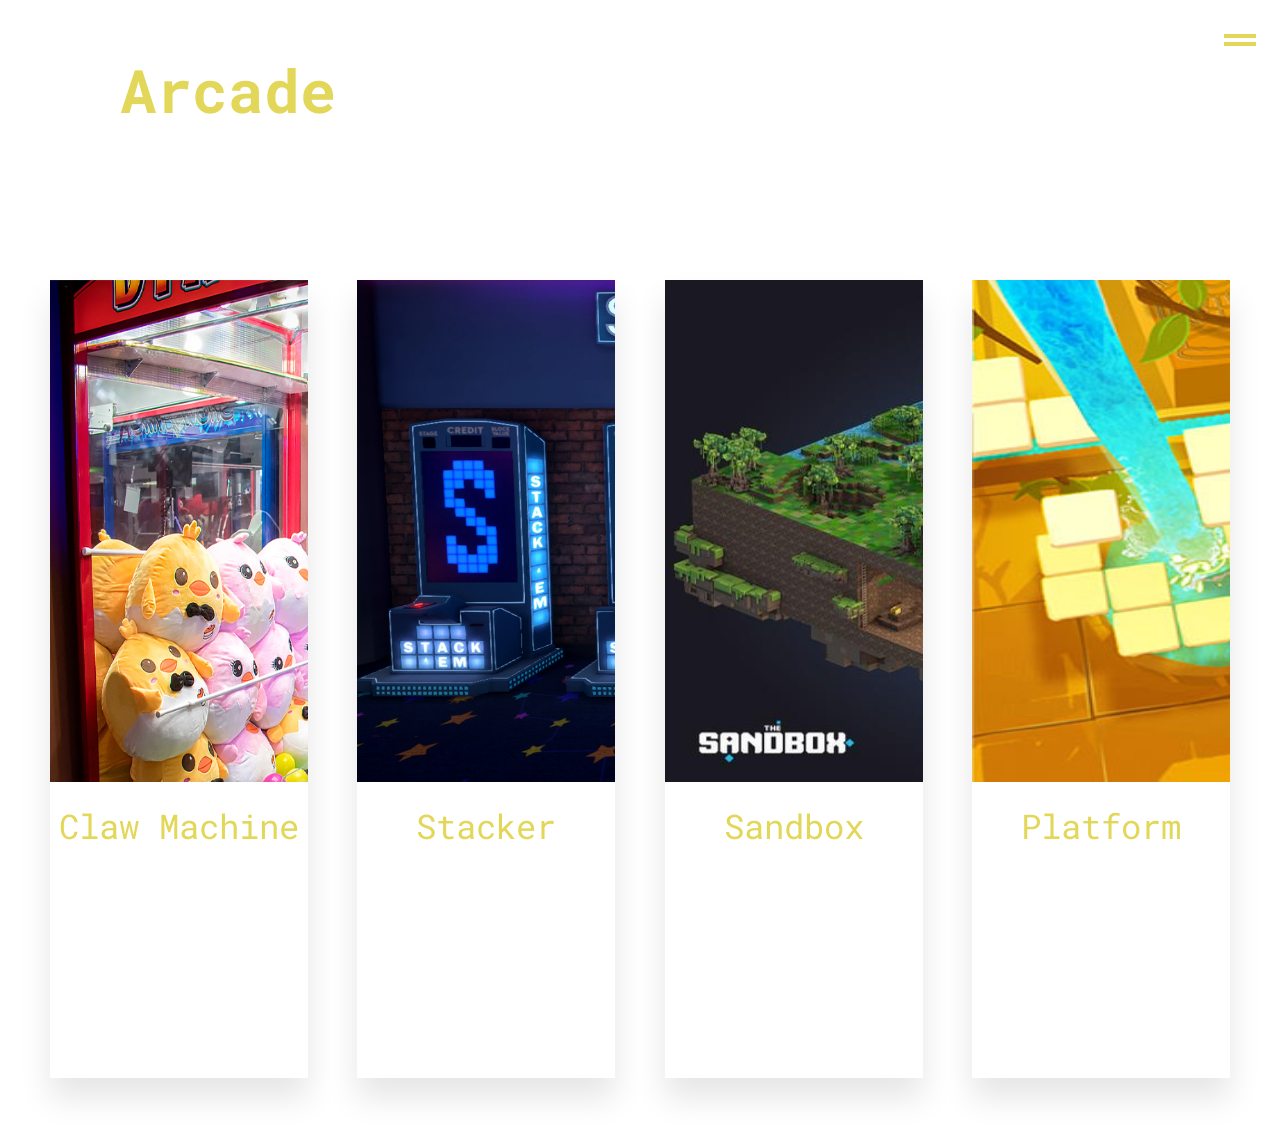
<file: arcade.html>
<!DOCTYPE html>
<html lang="en-US">
    <head>
        <title>Arcade</title>
        <meta charset="utf-8">
        <meta name="viewport" content="width=device-width, initial-scale=1.0">
        <link rel="stylesheet" href="arcadestyle.css">
    </head>
    <body>          
        <input type="checkbox" id="main-navigation-toggle" class="btn btn--close" title="Toggle main navigation" />
        <label for="main-navigation-toggle">
          <span></span>
        </label>

        <nav id="main-navigation" class="nav-main">
          <ul class="menu">
            <li class="menu__item">
              <a class="menu__link" href="index.html">Home</a>
            </li>
            <li class="menu__item">
              <a class="menu__link" href="about.html">About</a>
                <ul class="submenu">
                  <li class="menu__item">
                    <a class="menu__link" href="family.html">Family</a>
                  </li>
            </ul>
            </li>
              <li class="menu__item">
                <a class="menu__link" href="media.html">Media</a>
                  <ul class="submenu">
                    <li class="menu__item">
                      <a class="menu__link" href="articles.html">Articles</a>
                    </li>
                    <li class="menu__item">
                      <a class="menu__link" href="musics.html">Musics</a>
                    </li>
                    <li class="menu__item">
                      <a class="menu__link" href="movies&series.html">Movies & Series</a>
                    </li>
            </ul>
            <li class="menu__item">
              <a class="menu__link" href="arcade.html">Arcade</a>
              </li>
                  </li>
                  <li class="menu__item">
                    <a class="menu__link" href="gallery.html">Gallery</a>
                  </li>
            </ul>
        </nav>

        <video src="./Media/video4.mp4" autoplay loop muted></video>

        <section class="text">
          <h1>Arcade</h1>
          <p>Relax and have some fun playing these games.</p>
        </section>

        <div class="container">
            <div class="box">
            <a href="./clawmachine.html"><img src="./Media/clawmachine.png" width="1000" height="502"></a>
            <span>Claw Machine</span>
          </div>
          <div class="box">
            <a href="./stacker.html"><img src="./Media/stacker.png" width="1000" height="502"></a>
            <span>Stacker</span>
          </div>
          <div class="box">
            <a href="./sandbox.html"><img src="./Media/sandbox.png" width="1000" height="502"></a>
            <span>Sandbox</span>
          </div>
          <div class="box">
            <a href="./platform.html"><img src="./Media/platform.png" width="1000" height="502"></a>
            <span>Platform</span>
          </div>
        </div>
    </body>
</html>
</file>
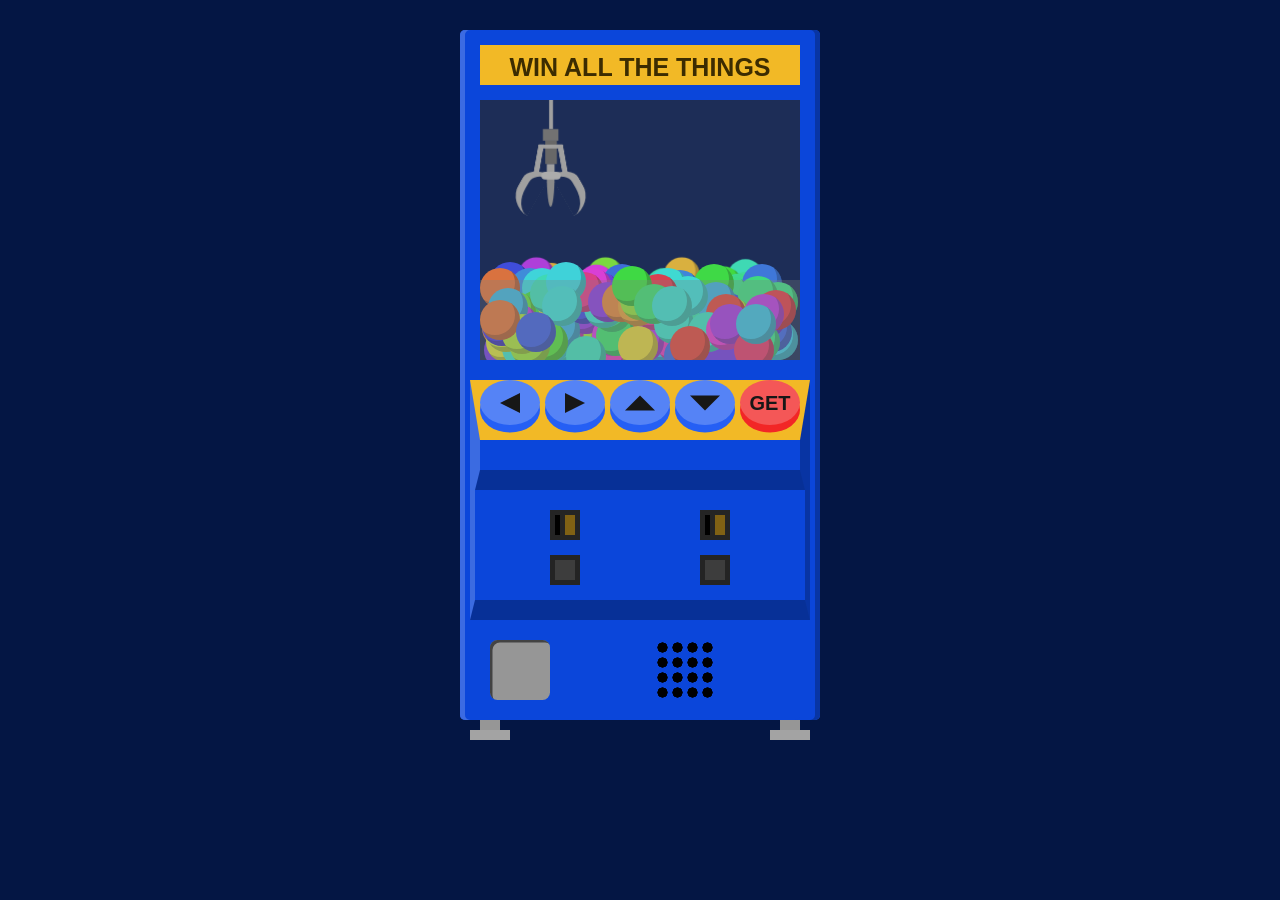
<file: clawmachine.html>
<!DOCTYPE html>
<html lang="en-US">
    <head>
        <title>Claw Machine Game</title>
        <meta charset="utf-8">
        <meta name="viewport" content="width=device-width, initial-scale=1.0">
        <link rel="stylesheet" href="clawmachine.css">
    </head>

    <body>
        <form class="machine">
            <input type="checkbox" id="fire" name="fire" value="fire"/>
            <button class="machine__btn" type="button" aria-labelledby="left-btn" ontouchstart=""><span class="left-arrow"></span><span class="sr" id="left-btn">Left</span></button>
            <button class="machine__btn" type="button" aria-labelledby="right-btn" ontouchstart=""><span class="right-arrow"></span><span class="sr" id="right-btn">Right</span></button>
            <button class="machine__btn" type="button" aria-labelledby="up-btn" ontouchstart=""><span class="up-arrow"></span><span class="sr" id="up-btn">Forward</span></button>
            <button class="machine__btn" type="button" aria-labelledby="down-btn" ontouchstart=""><span class="down-arrow"></span><span class="sr" id="down-btn">Backward</span></button>
            <label class="machine__btn machine__btn--red" for="fire" role="button" aria-labelledby="fire-btn"><span id="fire-btn">Get</span></label>
            <button class="machine__btn machine__btn--red" type="button" aria-labelledby="fake-fire-btn" ontouchstart=""><span id="fake-fire-btn">Get</span></button>
            <div class="machine__roof">Win All the Things</div>
            <div class="machine__window">
            <div class="machine__crane-z">
                <div class="machine__crane-x">
                <div class="machine__crane-arm">
                    <div class="machine__crane-claw">
                    <div class="machine__crane-finger"></div>
                    <div class="machine__crane-finger"></div>
                    <div class="machine__crane-finger"></div>
                    <div class="machine__crane-palm"></div>
                    <div class="machine__prize"></div>
                    </div>
                </div>
                </div>
            </div>
            <div class="machine__prizes">
                <div class="machine__prize"></div>
                <div class="machine__prize"></div>
                <div class="machine__prize"></div>
                <div class="machine__prize"></div>
                <div class="machine__prize"></div>
                <div class="machine__prize"></div>
                <div class="machine__prize"></div>
                <div class="machine__prize"></div>
                <div class="machine__prize"></div>
                <div class="machine__prize"></div>
                <div class="machine__prize"></div>
                <div class="machine__prize"></div>
                <div class="machine__prize"></div>
                <div class="machine__prize"></div>
                <div class="machine__prize"></div>
                <div class="machine__prize"></div>
                <div class="machine__prize"></div>
                <div class="machine__prize"></div>
                <div class="machine__prize"></div>
                <div class="machine__prize"></div>
                <div class="machine__prize"></div>
                <div class="machine__prize"></div>
                <div class="machine__prize"></div>
                <div class="machine__prize"></div>
                <div class="machine__prize"></div>
                <div class="machine__prize"></div>
                <div class="machine__prize"></div>
                <div class="machine__prize"></div>
                <div class="machine__prize"></div>
                <div class="machine__prize"></div>
                <div class="machine__prize"></div>
                <div class="machine__prize"></div>
                <div class="machine__prize"></div>
                <div class="machine__prize"></div>
                <div class="machine__prize"></div>
                <div class="machine__prize"></div>
                <div class="machine__prize"></div>
                <div class="machine__prize"></div>
                <div class="machine__prize"></div>
                <div class="machine__prize"></div>
                <div class="machine__prize"></div>
                <div class="machine__prize"></div>
                <div class="machine__prize"></div>
                <div class="machine__prize"></div>
                <div class="machine__prize"></div>
                <div class="machine__prize"></div>
                <div class="machine__prize"></div>
                <div class="machine__prize"></div>
                <div class="machine__prize"></div>
                <div class="machine__prize"></div>
                <div class="machine__prize"></div>
                <div class="machine__prize"></div>
                <div class="machine__prize"></div>
                <div class="machine__prize"></div>
                <div class="machine__prize"></div>
                <div class="machine__prize"></div>
                <div class="machine__prize"></div>
                <div class="machine__prize"></div>
                <div class="machine__prize"></div>
                <div class="machine__prize"></div>
            </div>
            <div class="machine__prizes">
                <div class="machine__prize"></div>
                <div class="machine__prize"></div>
                <div class="machine__prize"></div>
                <div class="machine__prize"></div>
                <div class="machine__prize"></div>
                <div class="machine__prize"></div>
                <div class="machine__prize"></div>
                <div class="machine__prize"></div>
                <div class="machine__prize"></div>
                <div class="machine__prize"></div>
                <div class="machine__prize"></div>
                <div class="machine__prize"></div>
                <div class="machine__prize"></div>
                <div class="machine__prize"></div>
                <div class="machine__prize"></div>
                <div class="machine__prize"></div>
                <div class="machine__prize"></div>
                <div class="machine__prize"></div>
                <div class="machine__prize"></div>
                <div class="machine__prize"></div>
                <div class="machine__prize"></div>
                <div class="machine__prize"></div>
                <div class="machine__prize"></div>
                <div class="machine__prize"></div>
                <div class="machine__prize"></div>
                <div class="machine__prize"></div>
                <div class="machine__prize"></div>
                <div class="machine__prize"></div>
                <div class="machine__prize"></div>
                <div class="machine__prize"></div>
                <div class="machine__prize"></div>
                <div class="machine__prize"></div>
                <div class="machine__prize"></div>
                <div class="machine__prize"></div>
                <div class="machine__prize"></div>
                <div class="machine__prize"></div>
                <div class="machine__prize"></div>
                <div class="machine__prize"></div>
                <div class="machine__prize"></div>
                <div class="machine__prize"></div>
                <div class="machine__prize"></div>
                <div class="machine__prize"></div>
                <div class="machine__prize"></div>
                <div class="machine__prize"></div>
                <div class="machine__prize"></div>
                <div class="machine__prize"></div>
                <div class="machine__prize"></div>
                <div class="machine__prize"></div>
                <div class="machine__prize"></div>
                <div class="machine__prize"></div>
                <div class="machine__prize"></div>
                <div class="machine__prize"></div>
                <div class="machine__prize"></div>
                <div class="machine__prize"></div>
                <div class="machine__prize"></div>
                <div class="machine__prize"></div>
                <div class="machine__prize"></div>
                <div class="machine__prize"></div>
                <div class="machine__prize"></div>
                <div class="machine__prize"></div>
            </div>
            <div class="machine__prizes">
                <div class="machine__prize"></div>
                <div class="machine__prize"></div>
                <div class="machine__prize"></div>
                <div class="machine__prize"></div>
                <div class="machine__prize"></div>
                <div class="machine__prize"></div>
                <div class="machine__prize"></div>
                <div class="machine__prize"></div>
                <div class="machine__prize"></div>
                <div class="machine__prize"></div>
                <div class="machine__prize"></div>
                <div class="machine__prize"></div>
                <div class="machine__prize"></div>
                <div class="machine__prize"></div>
                <div class="machine__prize"></div>
                <div class="machine__prize"></div>
                <div class="machine__prize"></div>
                <div class="machine__prize"></div>
                <div class="machine__prize"></div>
                <div class="machine__prize"></div>
                <div class="machine__prize"></div>
                <div class="machine__prize"></div>
                <div class="machine__prize"></div>
                <div class="machine__prize"></div>
                <div class="machine__prize"></div>
                <div class="machine__prize"></div>
                <div class="machine__prize"></div>
                <div class="machine__prize"></div>
                <div class="machine__prize"></div>
                <div class="machine__prize"></div>
                <div class="machine__prize"></div>
                <div class="machine__prize"></div>
                <div class="machine__prize"></div>
                <div class="machine__prize"></div>
                <div class="machine__prize"></div>
                <div class="machine__prize"></div>
                <div class="machine__prize"></div>
                <div class="machine__prize"></div>
                <div class="machine__prize"></div>
                <div class="machine__prize"></div>
                <div class="machine__prize"></div>
                <div class="machine__prize"></div>
                <div class="machine__prize"></div>
                <div class="machine__prize"></div>
                <div class="machine__prize"></div>
                <div class="machine__prize"></div>
                <div class="machine__prize"></div>
                <div class="machine__prize"></div>
                <div class="machine__prize"></div>
                <div class="machine__prize"></div>
                <div class="machine__prize"></div>
                <div class="machine__prize"></div>
                <div class="machine__prize"></div>
                <div class="machine__prize"></div>
                <div class="machine__prize"></div>
                <div class="machine__prize"></div>
                <div class="machine__prize"></div>
                <div class="machine__prize"></div>
                <div class="machine__prize"></div>
                <div class="machine__prize"></div>
            </div>
            </div>
            <div class="machine__op-area"></div>
            <div class="machine__prize-door"></div>
            <div class="machine__vents"></div>
            <div class="machine__feet"></div>
        </form>
    </body>
</html>
</file>
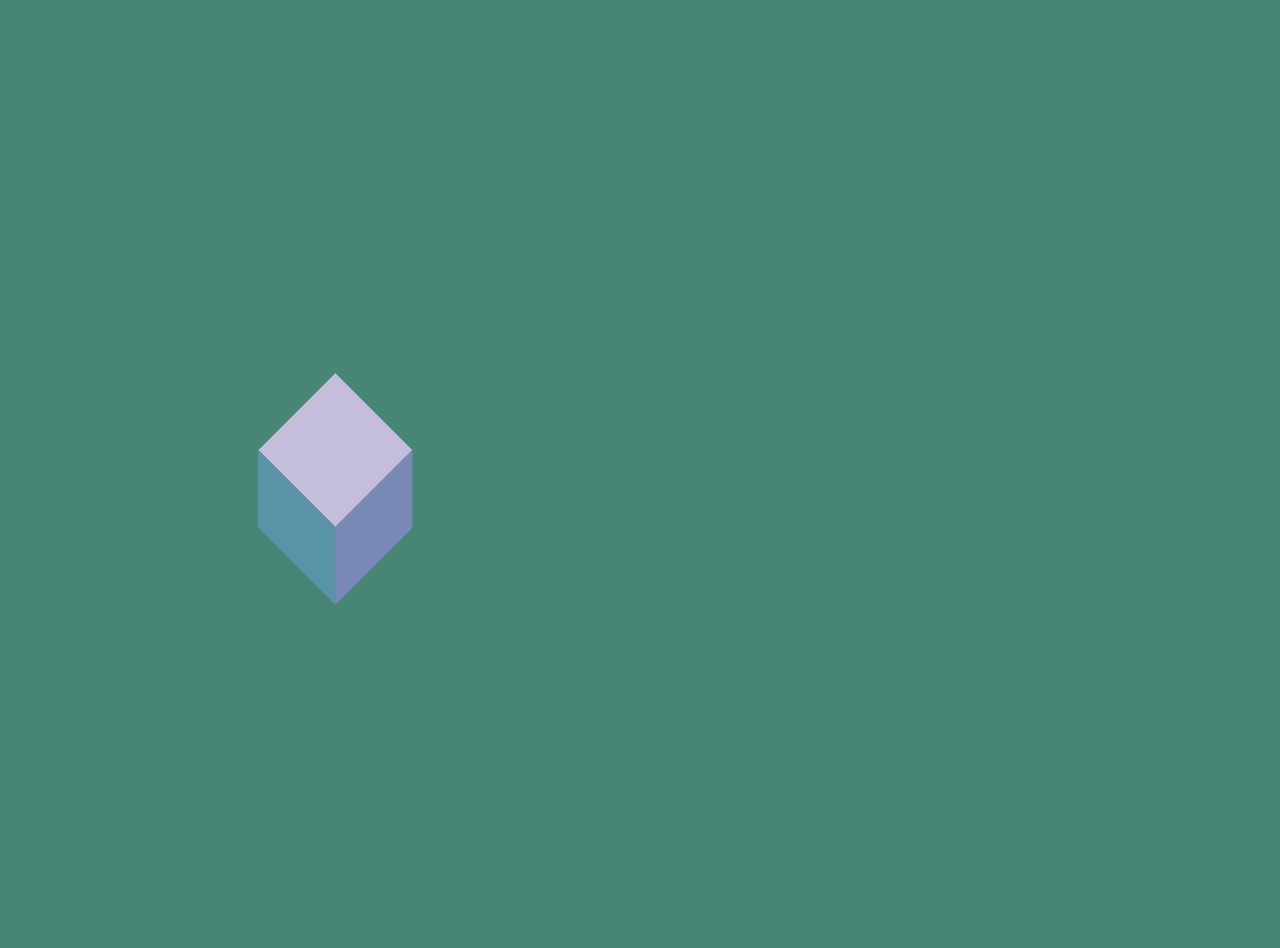
<file: platform.html>
<!DOCTYPE html>
<html lang="en-US">
    <head>
        <title>Platform Game</title>
        <meta charset="utf-8">
        <meta name="viewport" content="width=device-width, initial-scale=1.0">
        <link rel="stylesheet" href="platform.css">
    </head>
    <body>
        
        <div class="center">
            <input id="level-one" type="checkbox"/>
            <div class="level" l="1">
            <div class="step start" r="0" c="0"></div>
            <div class="step" r="0" c="1"></div>
            <div class="step" r="1" c="1"></div>
            <div class="step" r="2" c="1"></div>
            <div class="step" r="3" c="1"></div>
            <div class="step" r="3" c="2"></div>
            <div class="step" r="3" c="3"></div>
            <div class="step" r="2" c="3"></div>
            <div class="step" r="2" c="4"></div>
            <div class="step" r="3" c="4"></div>
            <div class="step finish" r="4" c="4">
                <label class="goal" for="level-one"></label>
            </div>
            </div>
            <input id="level-two" type="checkbox"/>
            <div class="level">
            <div class="step start" r="4" c="4"></div>
            <div class="step" r="4" c="3"></div>
            <div class="step" r="4" c="2"></div>
            <div class="step" r="3" c="2"></div>
            <div class="step" r="3" c="1"></div>
            <div class="step" r="3" c="0"></div>
            <div class="step" r="4" c="0"></div>
            <div class="step" r="4" c="1"></div>
            <div class="step" r="3" c="1"></div>
            <div class="step" r="3" c="2"></div>
            <div class="step" r="3" c="3"></div>
            <div class="step" r="4" c="3"></div>
            <div class="step" r="4" c="2"></div>
            <div class="step" r="3" c="2"></div>
            <div class="step" r="3" c="1"></div>
            <div class="step" r="4" c="1"></div>
            <div class="step" r="4" c="0"></div>
            <div class="step" r="3" c="0"></div>
            <div class="step" r="2" c="0"></div>
            <div class="step" r="1" c="0"></div>
            <div class="step finish" r="1" c="1">
                <label class="goal" for="level-two"></label>
            </div>
            </div>
            <input id="level-three" type="checkbox"/>
            <div class="level">
            <div class="step start" r="1" c="1"></div>
            <div class="step" r="1" c="2"></div>
            <div class="step" r="1" c="3"></div>
            <div class="path">
                <div class="step" r="1" c="4"></div>
                <div class="step" r="0" c="4"></div>
                <div class="step" r="0" c="3"></div>
                <div class="step" r="1" c="3"></div>
                <div class="step" r="2" c="3"></div>
                <div class="step" r="3" c="3"></div>
                <div class="step" r="4" c="3"></div>
                <div class="step" r="4" c="4"></div>
            </div>
            <div class="step" r="2" c="3"></div>
            <div class="step" r="3" c="3"></div>
            <div class="step" r="3" c="2"></div>
            <div class="step" r="3" c="1"></div>
            <div class="step" r="3" c="0"></div>
            <div class="step" r="2" c="0"></div>
            <div class="step" r="1" c="0"></div>
            <div class="step finish" r="0" c="0">
                <label class="goal" for="level-three"></label>
            </div>
            </div>
            <input id="level-four" type="checkbox"/>
            <div class="level">
            <div class="step start" r="0" c="0"></div>
            <div class="path">
                <div class="step" r="0" c="1"></div>
                <div class="step" r="0" c="2"></div>
                <div class="path">
                <div class="step" r="1" c="2"></div>
                <div class="step" r="2" c="2"></div>
                <div class="step" r="3" c="2"></div>
                <div class="path">
                    <div class="step" r="3" c="3"></div>
                    <div class="step" r="2" c="3"></div>
                    <div class="step" r="1" c="3"></div>
                    <div class="step" r="1" c="4"></div>
                    <div class="step" r="2" c="4"></div>
                </div>
                <div class="step" r="3" c="1"></div>
                <div class="step" r="3" c="0"></div>
                <div class="step" r="2" c="0"></div>
                <div class="step" r="2" c="1"></div>
                <div class="step" r="2" c="2"></div>
                <div class="step" r="1" c="2"></div>
                <div class="step" r="1" c="3"></div>
                <div class="step" r="0" c="3"></div>
                <div class="step" r="0" c="4"></div>
                <div class="step" r="1" c="4"></div>
                <div class="step" r="2" c="4"></div>
                <div class="step" r="3" c="4"></div>
                </div>
                <div class="step" r="0" c="3"></div>
                <div class="step" r="0" c="4"></div>
                <div class="step" r="1" c="4"></div>
                <div class="path">
                <div class="step" r="1" c="3"></div>
                <div class="step" r="2" c="3"></div>
                <div class="step" r="2" c="2"></div>
                <div class="step" r="2" c="1"></div>
                <div class="step" r="2" c="0"></div>
                <div class="step" r="1" c="0">       </div>
                </div>
                <div class="step" r="2" c="4"></div>
                <div class="step" r="2" c="3"></div>
                <div class="step" r="2" c="2"></div>
                <div class="step" r="2" c="1"></div>
                <div class="step" r="2" c="0"></div>
                <div class="step" r="3" c="0"></div>
                <div class="step" r="4" c="0"></div>
                <div class="step" r="4" c="1"></div>
                <div class="step" r="4" c="2"></div>
                <div class="step" r="3" c="2"></div>
            </div>
            <div class="step" r="1" c="0"></div>
            <div class="path">
                <div class="step" r="1" c="1"></div>
                <div class="step" r="1" c="2"></div>
                <div class="step" r="1" c="3"></div>
                <div class="step" r="2" c="3"></div>
                <div class="step" r="2" c="2"></div>
                <div class="step" r="1" c="2"></div>
                <div class="step" r="1" c="3"></div>
                <div class="step" r="2" c="3"></div>
                <div class="step" r="2" c="2"></div>
                <div class="step" r="1" c="2"></div>
                <div class="step" r="1" c="3"></div>
                <div class="step" r="2" c="3"></div>
                <div class="step" r="2" c="2"></div>
                <div class="step" r="1" c="2"></div>
                <div class="step" r="1" c="3"></div>
                <div class="step" r="2" c="3"></div>
                <div class="step" r="2" c="2"></div>
                <div class="step" r="1" c="2"></div>
                <div class="step" r="1" c="3"></div>
                <div class="step" r="2" c="3"></div>
                <div class="step" r="2" c="2"></div>
                <div class="step" r="1" c="2"></div>
                <div class="step" r="1" c="3"></div>
                <div class="step" r="2" c="3"></div>
                <div class="step" r="2" c="2"></div>
                <div class="step" r="1" c="2"></div>
            </div>
            <div class="step" r="2" c="0"></div>
            <div class="step" r="3" c="0"></div>
            <div class="step" r="4" c="0"></div>
            <div class="step" r="4" c="1"></div>
            <div class="step" r="4" c="2"></div>
            <div class="step" r="3" c="2"></div>
            <div class="step" r="2" c="2"></div>
            <div class="path">
                <div class="step" r="2" c="1"></div>
                <div class="step" r="2" c="0"></div>
                <div class="step" r="3" c="0"></div>
                <div class="step" r="4" c="0"></div>
                <div class="step" r="4" c="1"></div>
                <div class="step" r="4" c="2"></div>
            </div>
            <div class="step" r="1" c="2"></div>
            <div class="step" r="0" c="2"></div>
            <div class="step" r="0" c="3"></div>
            <div class="step" r="1" c="3"></div>
            <div class="step" r="1" c="4"></div>
            <div class="step" r="0" c="4"></div>
            <div class="step" r="0" c="3"></div>
            <div class="step" r="1" c="3"></div>
            <div class="step" r="2" c="3"></div>
            <div class="step" r="2" c="2"></div>
            <div class="step" r="3" c="2"></div>
            <div class="step finish" r="4" c="4">
                <label class="goal" for="level-four"></label>
            </div>
            </div>
            <input id="level-five" type="checkbox"/>
            <div class="level">
            <div class="step start" r="4" c="4"></div>
            <div class="step" r="3" c="4"></div>
            <div class="step" r="2" c="4">
                <label class="button" for="bridge-one"></label>
            </div>
            <div class="bridge">
                <input id="bridge-one" type="checkbox"/>
                <div class="step" r="1" c="4"></div>
                <div class="step" r="0" c="4"></div>
                <div class="step" r="0" c="3"></div>
                <div class="path">
                <div class="step" r="1" c="3"></div>
                <div class="step" r="1" c="4"></div>
                <div class="step" r="2" c="4"></div>
                <div class="step" r="3" c="4"></div>
                <div class="step" r="3" c="3"></div>
                <div class="step" r="4" c="3"></div>
                <div class="step" r="4" c="2"></div>
                <div class="step" r="4" c="1"></div>
                <div class="path">
                    <div class="step" r="3" c="1"></div>
                    <div class="step" r="3" c="0"></div>
                    <div class="step" r="2" c="0"></div>
                    <div class="step" r="1" c="0"></div>
                    <div class="step" r="0" c="0"></div>
                    <div class="step" r="0" c="1"></div>
                    <div class="path">
                    <div class="step" r="0" c="2"></div>
                    <div class="bridge">
                        <input id="bridge-two" type="checkbox"/>
                        <div class="step" r="0" c="3"></div>
                        <div class="step" r="0" c="4"></div>
                        <div class="step" r="1" c="4"></div>
                        <div class="step" r="2" c="4"></div>
                        <div class="step" r="2" c="3"></div>
                    </div>
                    </div>
                    <div class="step" r="1" c="1"></div>
                    <div class="step" r="1" c="0">
                    <label class="button" for="bridge-three"></label>
                    </div>
                </div>
                <div class="step" r="4" c="0"></div>
                <div class="step" r="3" c="0"></div>
                <div class="step" r="3" c="1"></div>
                <div class="step" r="4" c="1"></div>
                <div class="step" r="4" c="2"></div>
                <div class="step" r="4" c="3">
                    <label class="button" for="bridge-four"></label>
                </div>
                </div>
                <div class="step" r="0" c="2"></div>
                <div class="step" r="0" c="1"></div>
                <div class="step" r="1" c="1"></div>
                <div class="step" r="1" c="0"></div>
                <div class="bridge">
                <input id="bridge-four" type="checkbox"/>
                <div class="step" r="2" c="0"></div>
                <div class="step" r="3" c="0"></div>
                <div class="path">
                    <div class="step" r="4" c="0"></div>
                    <div class="step" r="4" c="1"></div>
                    <div class="step" r="4" c="2"></div>
                </div>
                <div class="step" r="3" c="1"></div>
                <div class="step" r="4" c="1"></div>
                <div class="step" r="4" c="0"></div>
                <div class="bridge">
                    <input id="bridge-three" type="checkbox"/>
                    <div class="step" r="3" c="0"></div>
                    <div class="step" r="2" c="0"></div>
                    <div class="step" r="1" c="0"></div>
                    <div class="step" r="0" c="0">
                    <label class="button" for="bridge-two">   </label>
                    </div>
                </div>
                </div>
            </div>
            <div class="step finish" r="2" c="2">
                <label class="goal" for="level-five"></label>
            </div>
            </div>
            <input id="finsh" type="checkbox"/>
            <div class="level">
            <div class="message">
                <h1>YOU WIN!</h1>
                <p>Thanks for playing!  I'm pretty impressed you had the patience to make it all the way!</p>
            </div>
            </div>
        </div>
    </body>
</html>
</file>
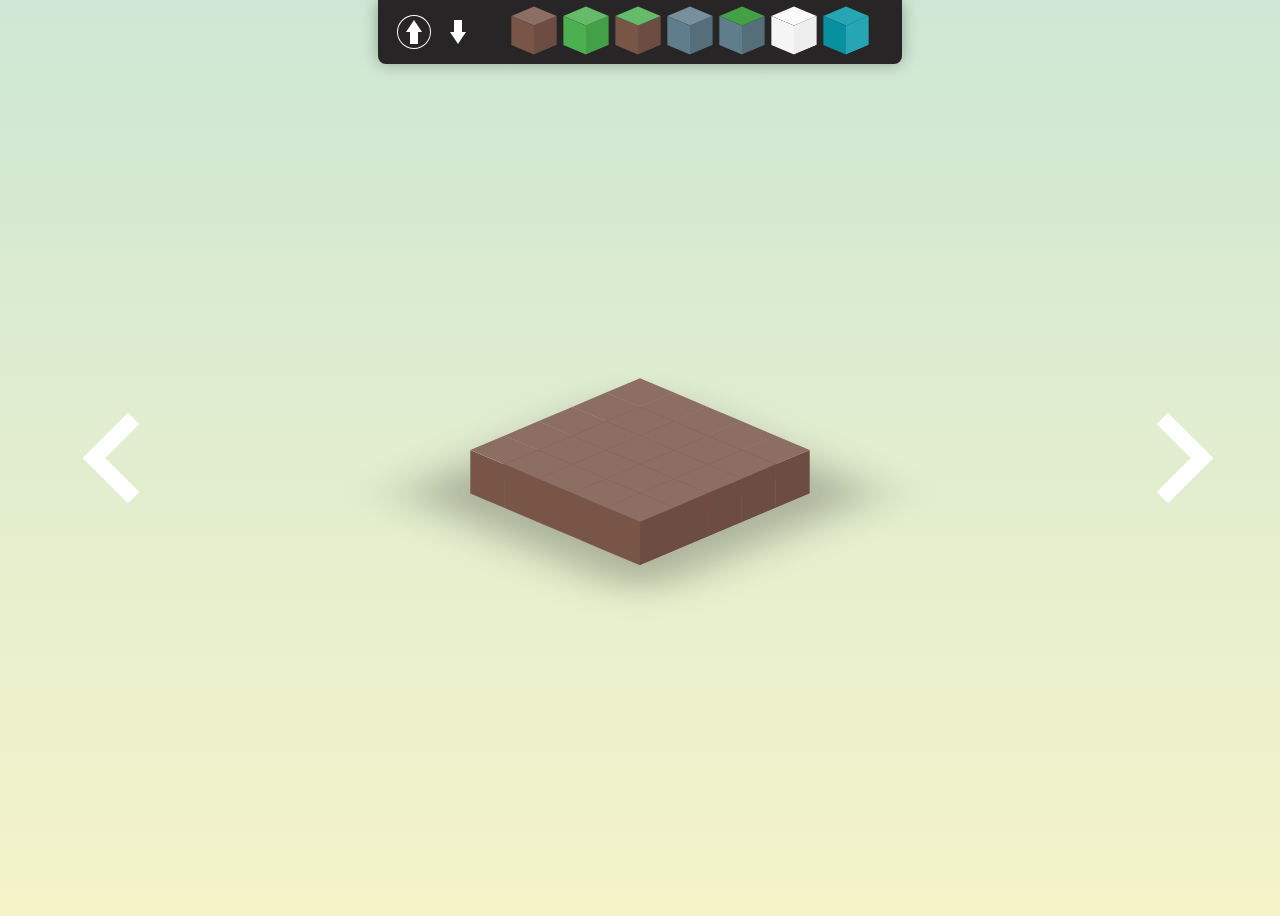
<file: sandbox.html>
<!DOCTYPE html>
<html lang="en-US">
    <head>
        <title>Sandbox Game</title>
        <meta charset="utf-8">
        <meta name="viewport" content="width=device-width, initial-scale=1.0">
        <link rel="stylesheet" href="./sandbox.css">
    </head>
    <body>
        <input checked='checked' id='size-tool-up' name='tool' type='radio' value='size-tool-up'>
        <input id='size-tool-down' name='tool' type='radio' value='size-tool-down'>
        <input id='c1-tool' name='tool' type='radio' value='1'>
        <input id='c2-tool' name='tool' type='radio' value='2'>
        <input id='c3-tool' name='tool' type='radio' value='3'>
        <input id='c4-tool' name='tool' type='radio' value='4'>
        <input id='c5-tool' name='tool' type='radio' value='5'>
        <input id='c6-tool' name='tool' type='radio' value='6'>
        <input id='c7-tool' name='tool' type='radio' value='7'>
        <input checked='checked' id='l1i1s0' name='l1i1' type='radio' value='0'>
        <input checked='checked' id='l1i1c1' name='l1i1color' type='radio' value='1'>
        <input id='l1i1s1' name='l1i1' type='radio' value='1'>
        <input id='l1i1s2' name='l1i1' type='radio' value='2'>
        <input id='l1i1s3' name='l1i1' type='radio' value='3'>
        <input id='l1i1s4' name='l1i1' type='radio' value='4'>
        <input id='l1i1c2' name='l1i1color' type='radio' value='2'>
        <input id='l1i1c3' name='l1i1color' type='radio' value='3'>
        <input id='l1i1c4' name='l1i1color' type='radio' value='4'>
        <input id='l1i1c5' name='l1i1color' type='radio' value='5'>
        <input id='l1i1c6' name='l1i1color' type='radio' value='6'>
        <input id='l1i1c7' name='l1i1color' type='radio' value='7'>
        <input checked='checked' id='l1i2s0' name='l1i2' type='radio' value='0'>
        <input checked='checked' id='l1i2c1' name='l1i2color' type='radio' value='1'>
        <input id='l1i2s1' name='l1i2' type='radio' value='1'>
        <input id='l1i2s2' name='l1i2' type='radio' value='2'>
        <input id='l1i2s3' name='l1i2' type='radio' value='3'>
        <input id='l1i2s4' name='l1i2' type='radio' value='4'>
        <input id='l1i2c2' name='l1i2color' type='radio' value='2'>
        <input id='l1i2c3' name='l1i2color' type='radio' value='3'>
        <input id='l1i2c4' name='l1i2color' type='radio' value='4'>
        <input id='l1i2c5' name='l1i2color' type='radio' value='5'>
        <input id='l1i2c6' name='l1i2color' type='radio' value='6'>
        <input id='l1i2c7' name='l1i2color' type='radio' value='7'>
        <input checked='checked' id='l1i3s0' name='l1i3' type='radio' value='0'>
        <input checked='checked' id='l1i3c1' name='l1i3color' type='radio' value='1'>
        <input id='l1i3s1' name='l1i3' type='radio' value='1'>
        <input id='l1i3s2' name='l1i3' type='radio' value='2'>
        <input id='l1i3s3' name='l1i3' type='radio' value='3'>
        <input id='l1i3s4' name='l1i3' type='radio' value='4'>
        <input id='l1i3c2' name='l1i3color' type='radio' value='2'>
        <input id='l1i3c3' name='l1i3color' type='radio' value='3'>
        <input id='l1i3c4' name='l1i3color' type='radio' value='4'>
        <input id='l1i3c5' name='l1i3color' type='radio' value='5'>
        <input id='l1i3c6' name='l1i3color' type='radio' value='6'>
        <input id='l1i3c7' name='l1i3color' type='radio' value='7'>
        <input checked='checked' id='l1i4s0' name='l1i4' type='radio' value='0'>
        <input checked='checked' id='l1i4c1' name='l1i4color' type='radio' value='1'>
        <input id='l1i4s1' name='l1i4' type='radio' value='1'>
        <input id='l1i4s2' name='l1i4' type='radio' value='2'>
        <input id='l1i4s3' name='l1i4' type='radio' value='3'>
        <input id='l1i4s4' name='l1i4' type='radio' value='4'>
        <input id='l1i4c2' name='l1i4color' type='radio' value='2'>
        <input id='l1i4c3' name='l1i4color' type='radio' value='3'>
        <input id='l1i4c4' name='l1i4color' type='radio' value='4'>
        <input id='l1i4c5' name='l1i4color' type='radio' value='5'>
        <input id='l1i4c6' name='l1i4color' type='radio' value='6'>
        <input id='l1i4c7' name='l1i4color' type='radio' value='7'>
        <input checked='checked' id='l1i5s0' name='l1i5' type='radio' value='0'>
        <input checked='checked' id='l1i5c1' name='l1i5color' type='radio' value='1'>
        <input id='l1i5s1' name='l1i5' type='radio' value='1'>
        <input id='l1i5s2' name='l1i5' type='radio' value='2'>
        <input id='l1i5s3' name='l1i5' type='radio' value='3'>
        <input id='l1i5s4' name='l1i5' type='radio' value='4'>
        <input id='l1i5c2' name='l1i5color' type='radio' value='2'>
        <input id='l1i5c3' name='l1i5color' type='radio' value='3'>
        <input id='l1i5c4' name='l1i5color' type='radio' value='4'>
        <input id='l1i5c5' name='l1i5color' type='radio' value='5'>
        <input id='l1i5c6' name='l1i5color' type='radio' value='6'>
        <input id='l1i5c7' name='l1i5color' type='radio' value='7'>
        <input checked='checked' id='l2i1s0' name='l2i1' type='radio' value='0'>
        <input checked='checked' id='l2i1c1' name='l2i1color' type='radio' value='1'>
        <input id='l2i1s1' name='l2i1' type='radio' value='1'>
        <input id='l2i1s2' name='l2i1' type='radio' value='2'>
        <input id='l2i1s3' name='l2i1' type='radio' value='3'>
        <input id='l2i1s4' name='l2i1' type='radio' value='4'>
        <input id='l2i1c2' name='l2i1color' type='radio' value='2'>
        <input id='l2i1c3' name='l2i1color' type='radio' value='3'>
        <input id='l2i1c4' name='l2i1color' type='radio' value='4'>
        <input id='l2i1c5' name='l2i1color' type='radio' value='5'>
        <input id='l2i1c6' name='l2i1color' type='radio' value='6'>
        <input id='l2i1c7' name='l2i1color' type='radio' value='7'>
        <input checked='checked' id='l2i2s0' name='l2i2' type='radio' value='0'>
        <input checked='checked' id='l2i2c1' name='l2i2color' type='radio' value='1'>
        <input id='l2i2s1' name='l2i2' type='radio' value='1'>
        <input id='l2i2s2' name='l2i2' type='radio' value='2'>
        <input id='l2i2s3' name='l2i2' type='radio' value='3'>
        <input id='l2i2s4' name='l2i2' type='radio' value='4'>
        <input id='l2i2c2' name='l2i2color' type='radio' value='2'>
        <input id='l2i2c3' name='l2i2color' type='radio' value='3'>
        <input id='l2i2c4' name='l2i2color' type='radio' value='4'>
        <input id='l2i2c5' name='l2i2color' type='radio' value='5'>
        <input id='l2i2c6' name='l2i2color' type='radio' value='6'>
        <input id='l2i2c7' name='l2i2color' type='radio' value='7'>
        <input checked='checked' id='l2i3s0' name='l2i3' type='radio' value='0'>
        <input checked='checked' id='l2i3c1' name='l2i3color' type='radio' value='1'>
        <input id='l2i3s1' name='l2i3' type='radio' value='1'>
        <input id='l2i3s2' name='l2i3' type='radio' value='2'>
        <input id='l2i3s3' name='l2i3' type='radio' value='3'>
        <input id='l2i3s4' name='l2i3' type='radio' value='4'>
        <input id='l2i3c2' name='l2i3color' type='radio' value='2'>
        <input id='l2i3c3' name='l2i3color' type='radio' value='3'>
        <input id='l2i3c4' name='l2i3color' type='radio' value='4'>
        <input id='l2i3c5' name='l2i3color' type='radio' value='5'>
        <input id='l2i3c6' name='l2i3color' type='radio' value='6'>
        <input id='l2i3c7' name='l2i3color' type='radio' value='7'>
        <input checked='checked' id='l2i4s0' name='l2i4' type='radio' value='0'>
        <input checked='checked' id='l2i4c1' name='l2i4color' type='radio' value='1'>
        <input id='l2i4s1' name='l2i4' type='radio' value='1'>
        <input id='l2i4s2' name='l2i4' type='radio' value='2'>
        <input id='l2i4s3' name='l2i4' type='radio' value='3'>
        <input id='l2i4s4' name='l2i4' type='radio' value='4'>
        <input id='l2i4c2' name='l2i4color' type='radio' value='2'>
        <input id='l2i4c3' name='l2i4color' type='radio' value='3'>
        <input id='l2i4c4' name='l2i4color' type='radio' value='4'>
        <input id='l2i4c5' name='l2i4color' type='radio' value='5'>
        <input id='l2i4c6' name='l2i4color' type='radio' value='6'>
        <input id='l2i4c7' name='l2i4color' type='radio' value='7'>
        <input checked='checked' id='l2i5s0' name='l2i5' type='radio' value='0'>
        <input checked='checked' id='l2i5c1' name='l2i5color' type='radio' value='1'>
        <input id='l2i5s1' name='l2i5' type='radio' value='1'>
        <input id='l2i5s2' name='l2i5' type='radio' value='2'>
        <input id='l2i5s3' name='l2i5' type='radio' value='3'>
        <input id='l2i5s4' name='l2i5' type='radio' value='4'>
        <input id='l2i5c2' name='l2i5color' type='radio' value='2'>
        <input id='l2i5c3' name='l2i5color' type='radio' value='3'>
        <input id='l2i5c4' name='l2i5color' type='radio' value='4'>
        <input id='l2i5c5' name='l2i5color' type='radio' value='5'>
        <input id='l2i5c6' name='l2i5color' type='radio' value='6'>
        <input id='l2i5c7' name='l2i5color' type='radio' value='7'>
        <input checked='checked' id='l3i1s0' name='l3i1' type='radio' value='0'>
        <input checked='checked' id='l3i1c1' name='l3i1color' type='radio' value='1'>
        <input id='l3i1s1' name='l3i1' type='radio' value='1'>
        <input id='l3i1s2' name='l3i1' type='radio' value='2'>
        <input id='l3i1s3' name='l3i1' type='radio' value='3'>
        <input id='l3i1s4' name='l3i1' type='radio' value='4'>
        <input id='l3i1c2' name='l3i1color' type='radio' value='2'>
        <input id='l3i1c3' name='l3i1color' type='radio' value='3'>
        <input id='l3i1c4' name='l3i1color' type='radio' value='4'>
        <input id='l3i1c5' name='l3i1color' type='radio' value='5'>
        <input id='l3i1c6' name='l3i1color' type='radio' value='6'>
        <input id='l3i1c7' name='l3i1color' type='radio' value='7'>
        <input checked='checked' id='l3i2s0' name='l3i2' type='radio' value='0'>
        <input checked='checked' id='l3i2c1' name='l3i2color' type='radio' value='1'>
        <input id='l3i2s1' name='l3i2' type='radio' value='1'>
        <input id='l3i2s2' name='l3i2' type='radio' value='2'>
        <input id='l3i2s3' name='l3i2' type='radio' value='3'>
        <input id='l3i2s4' name='l3i2' type='radio' value='4'>
        <input id='l3i2c2' name='l3i2color' type='radio' value='2'>
        <input id='l3i2c3' name='l3i2color' type='radio' value='3'>
        <input id='l3i2c4' name='l3i2color' type='radio' value='4'>
        <input id='l3i2c5' name='l3i2color' type='radio' value='5'>
        <input id='l3i2c6' name='l3i2color' type='radio' value='6'>
        <input id='l3i2c7' name='l3i2color' type='radio' value='7'>
        <input checked='checked' id='l3i3s0' name='l3i3' type='radio' value='0'>
        <input checked='checked' id='l3i3c1' name='l3i3color' type='radio' value='1'>
        <input id='l3i3s1' name='l3i3' type='radio' value='1'>
        <input id='l3i3s2' name='l3i3' type='radio' value='2'>
        <input id='l3i3s3' name='l3i3' type='radio' value='3'>
        <input id='l3i3s4' name='l3i3' type='radio' value='4'>
        <input id='l3i3c2' name='l3i3color' type='radio' value='2'>
        <input id='l3i3c3' name='l3i3color' type='radio' value='3'>
        <input id='l3i3c4' name='l3i3color' type='radio' value='4'>
        <input id='l3i3c5' name='l3i3color' type='radio' value='5'>
        <input id='l3i3c6' name='l3i3color' type='radio' value='6'>
        <input id='l3i3c7' name='l3i3color' type='radio' value='7'>
        <input checked='checked' id='l3i4s0' name='l3i4' type='radio' value='0'>
        <input checked='checked' id='l3i4c1' name='l3i4color' type='radio' value='1'>
        <input id='l3i4s1' name='l3i4' type='radio' value='1'>
        <input id='l3i4s2' name='l3i4' type='radio' value='2'>
        <input id='l3i4s3' name='l3i4' type='radio' value='3'>
        <input id='l3i4s4' name='l3i4' type='radio' value='4'>
        <input id='l3i4c2' name='l3i4color' type='radio' value='2'>
        <input id='l3i4c3' name='l3i4color' type='radio' value='3'>
        <input id='l3i4c4' name='l3i4color' type='radio' value='4'>
        <input id='l3i4c5' name='l3i4color' type='radio' value='5'>
        <input id='l3i4c6' name='l3i4color' type='radio' value='6'>
        <input id='l3i4c7' name='l3i4color' type='radio' value='7'>
        <input checked='checked' id='l3i5s0' name='l3i5' type='radio' value='0'>
        <input checked='checked' id='l3i5c1' name='l3i5color' type='radio' value='1'>
        <input id='l3i5s1' name='l3i5' type='radio' value='1'>
        <input id='l3i5s2' name='l3i5' type='radio' value='2'>
        <input id='l3i5s3' name='l3i5' type='radio' value='3'>
        <input id='l3i5s4' name='l3i5' type='radio' value='4'>
        <input id='l3i5c2' name='l3i5color' type='radio' value='2'>
        <input id='l3i5c3' name='l3i5color' type='radio' value='3'>
        <input id='l3i5c4' name='l3i5color' type='radio' value='4'>
        <input id='l3i5c5' name='l3i5color' type='radio' value='5'>
        <input id='l3i5c6' name='l3i5color' type='radio' value='6'>
        <input id='l3i5c7' name='l3i5color' type='radio' value='7'>
        <input checked='checked' id='l4i1s0' name='l4i1' type='radio' value='0'>
        <input checked='checked' id='l4i1c1' name='l4i1color' type='radio' value='1'>
        <input id='l4i1s1' name='l4i1' type='radio' value='1'>
        <input id='l4i1s2' name='l4i1' type='radio' value='2'>
        <input id='l4i1s3' name='l4i1' type='radio' value='3'>
        <input id='l4i1s4' name='l4i1' type='radio' value='4'>
        <input id='l4i1c2' name='l4i1color' type='radio' value='2'>
        <input id='l4i1c3' name='l4i1color' type='radio' value='3'>
        <input id='l4i1c4' name='l4i1color' type='radio' value='4'>
        <input id='l4i1c5' name='l4i1color' type='radio' value='5'>
        <input id='l4i1c6' name='l4i1color' type='radio' value='6'>
        <input id='l4i1c7' name='l4i1color' type='radio' value='7'>
        <input checked='checked' id='l4i2s0' name='l4i2' type='radio' value='0'>
        <input checked='checked' id='l4i2c1' name='l4i2color' type='radio' value='1'>
        <input id='l4i2s1' name='l4i2' type='radio' value='1'>
        <input id='l4i2s2' name='l4i2' type='radio' value='2'>
        <input id='l4i2s3' name='l4i2' type='radio' value='3'>
        <input id='l4i2s4' name='l4i2' type='radio' value='4'>
        <input id='l4i2c2' name='l4i2color' type='radio' value='2'>
        <input id='l4i2c3' name='l4i2color' type='radio' value='3'>
        <input id='l4i2c4' name='l4i2color' type='radio' value='4'>
        <input id='l4i2c5' name='l4i2color' type='radio' value='5'>
        <input id='l4i2c6' name='l4i2color' type='radio' value='6'>
        <input id='l4i2c7' name='l4i2color' type='radio' value='7'>
        <input checked='checked' id='l4i3s0' name='l4i3' type='radio' value='0'>
        <input checked='checked' id='l4i3c1' name='l4i3color' type='radio' value='1'>
        <input id='l4i3s1' name='l4i3' type='radio' value='1'>
        <input id='l4i3s2' name='l4i3' type='radio' value='2'>
        <input id='l4i3s3' name='l4i3' type='radio' value='3'>
        <input id='l4i3s4' name='l4i3' type='radio' value='4'>
        <input id='l4i3c2' name='l4i3color' type='radio' value='2'>
        <input id='l4i3c3' name='l4i3color' type='radio' value='3'>
        <input id='l4i3c4' name='l4i3color' type='radio' value='4'>
        <input id='l4i3c5' name='l4i3color' type='radio' value='5'>
        <input id='l4i3c6' name='l4i3color' type='radio' value='6'>
        <input id='l4i3c7' name='l4i3color' type='radio' value='7'>
        <input checked='checked' id='l4i4s0' name='l4i4' type='radio' value='0'>
        <input checked='checked' id='l4i4c1' name='l4i4color' type='radio' value='1'>
        <input id='l4i4s1' name='l4i4' type='radio' value='1'>
        <input id='l4i4s2' name='l4i4' type='radio' value='2'>
        <input id='l4i4s3' name='l4i4' type='radio' value='3'>
        <input id='l4i4s4' name='l4i4' type='radio' value='4'>
        <input id='l4i4c2' name='l4i4color' type='radio' value='2'>
        <input id='l4i4c3' name='l4i4color' type='radio' value='3'>
        <input id='l4i4c4' name='l4i4color' type='radio' value='4'>
        <input id='l4i4c5' name='l4i4color' type='radio' value='5'>
        <input id='l4i4c6' name='l4i4color' type='radio' value='6'>
        <input id='l4i4c7' name='l4i4color' type='radio' value='7'>
        <input checked='checked' id='l4i5s0' name='l4i5' type='radio' value='0'>
        <input checked='checked' id='l4i5c1' name='l4i5color' type='radio' value='1'>
        <input id='l4i5s1' name='l4i5' type='radio' value='1'>
        <input id='l4i5s2' name='l4i5' type='radio' value='2'>
        <input id='l4i5s3' name='l4i5' type='radio' value='3'>
        <input id='l4i5s4' name='l4i5' type='radio' value='4'>
        <input id='l4i5c2' name='l4i5color' type='radio' value='2'>
        <input id='l4i5c3' name='l4i5color' type='radio' value='3'>
        <input id='l4i5c4' name='l4i5color' type='radio' value='4'>
        <input id='l4i5c5' name='l4i5color' type='radio' value='5'>
        <input id='l4i5c6' name='l4i5color' type='radio' value='6'>
        <input id='l4i5c7' name='l4i5color' type='radio' value='7'>
        <input checked='checked' id='l5i1s0' name='l5i1' type='radio' value='0'>
        <input checked='checked' id='l5i1c1' name='l5i1color' type='radio' value='1'>
        <input id='l5i1s1' name='l5i1' type='radio' value='1'>
        <input id='l5i1s2' name='l5i1' type='radio' value='2'>
        <input id='l5i1s3' name='l5i1' type='radio' value='3'>
        <input id='l5i1s4' name='l5i1' type='radio' value='4'>
        <input id='l5i1c2' name='l5i1color' type='radio' value='2'>
        <input id='l5i1c3' name='l5i1color' type='radio' value='3'>
        <input id='l5i1c4' name='l5i1color' type='radio' value='4'>
        <input id='l5i1c5' name='l5i1color' type='radio' value='5'>
        <input id='l5i1c6' name='l5i1color' type='radio' value='6'>
        <input id='l5i1c7' name='l5i1color' type='radio' value='7'>
        <input checked='checked' id='l5i2s0' name='l5i2' type='radio' value='0'>
        <input checked='checked' id='l5i2c1' name='l5i2color' type='radio' value='1'>
        <input id='l5i2s1' name='l5i2' type='radio' value='1'>
        <input id='l5i2s2' name='l5i2' type='radio' value='2'>
        <input id='l5i2s3' name='l5i2' type='radio' value='3'>
        <input id='l5i2s4' name='l5i2' type='radio' value='4'>
        <input id='l5i2c2' name='l5i2color' type='radio' value='2'>
        <input id='l5i2c3' name='l5i2color' type='radio' value='3'>
        <input id='l5i2c4' name='l5i2color' type='radio' value='4'>
        <input id='l5i2c5' name='l5i2color' type='radio' value='5'>
        <input id='l5i2c6' name='l5i2color' type='radio' value='6'>
        <input id='l5i2c7' name='l5i2color' type='radio' value='7'>
        <input checked='checked' id='l5i3s0' name='l5i3' type='radio' value='0'>
        <input checked='checked' id='l5i3c1' name='l5i3color' type='radio' value='1'>
        <input id='l5i3s1' name='l5i3' type='radio' value='1'>
        <input id='l5i3s2' name='l5i3' type='radio' value='2'>
        <input id='l5i3s3' name='l5i3' type='radio' value='3'>
        <input id='l5i3s4' name='l5i3' type='radio' value='4'>
        <input id='l5i3c2' name='l5i3color' type='radio' value='2'>
        <input id='l5i3c3' name='l5i3color' type='radio' value='3'>
        <input id='l5i3c4' name='l5i3color' type='radio' value='4'>
        <input id='l5i3c5' name='l5i3color' type='radio' value='5'>
        <input id='l5i3c6' name='l5i3color' type='radio' value='6'>
        <input id='l5i3c7' name='l5i3color' type='radio' value='7'>
        <input checked='checked' id='l5i4s0' name='l5i4' type='radio' value='0'>
        <input checked='checked' id='l5i4c1' name='l5i4color' type='radio' value='1'>
        <input id='l5i4s1' name='l5i4' type='radio' value='1'>
        <input id='l5i4s2' name='l5i4' type='radio' value='2'>
        <input id='l5i4s3' name='l5i4' type='radio' value='3'>
        <input id='l5i4s4' name='l5i4' type='radio' value='4'>
        <input id='l5i4c2' name='l5i4color' type='radio' value='2'>
        <input id='l5i4c3' name='l5i4color' type='radio' value='3'>
        <input id='l5i4c4' name='l5i4color' type='radio' value='4'>
        <input id='l5i4c5' name='l5i4color' type='radio' value='5'>
        <input id='l5i4c6' name='l5i4color' type='radio' value='6'>
        <input id='l5i4c7' name='l5i4color' type='radio' value='7'>
        <input checked='checked' id='l5i5s0' name='l5i5' type='radio' value='0'>
        <input checked='checked' id='l5i5c1' name='l5i5color' type='radio' value='1'>
        <input id='l5i5s1' name='l5i5' type='radio' value='1'>
        <input id='l5i5s2' name='l5i5' type='radio' value='2'>
        <input id='l5i5s3' name='l5i5' type='radio' value='3'>
        <input id='l5i5s4' name='l5i5' type='radio' value='4'>
        <input id='l5i5c2' name='l5i5color' type='radio' value='2'>
        <input id='l5i5c3' name='l5i5color' type='radio' value='3'>
        <input id='l5i5c4' name='l5i5color' type='radio' value='4'>
        <input id='l5i5c5' name='l5i5color' type='radio' value='5'>
        <input id='l5i5c6' name='l5i5color' type='radio' value='6'>
        <input id='l5i5c7' name='l5i5color' type='radio' value='7'>
        <div class='toolbar'>
        <label class='tool' for='size-tool-up'></label>
        <label class='tool' for='size-tool-down'></label>
        <label class='tool color-tool c1-tool' for='c1-tool'></label>
        <label class='tool color-tool c2-tool' for='c2-tool'></label>
        <label class='tool color-tool c3-tool' for='c3-tool'></label>
        <label class='tool color-tool c4-tool' for='c4-tool'></label>
        <label class='tool color-tool c5-tool' for='c5-tool'></label>
        <label class='tool color-tool c6-tool' for='c6-tool'></label>
        <label class='tool color-tool c7-tool' for='c7-tool'></label>
        </div>
        <div class='turn-grid turn-left'></div>
        <div class='turn-grid turn-right'></div>
        <div class='world-grid'>
        <div class='world-line'>
            <label class='world-item size-0' for='l1i1s0'>
            <label class='world-item size-1' for='l1i1s1'></label>
            <label class='world-item size-2' for='l1i1s2'></label>
            <label class='world-item size-3' for='l1i1s3'></label>
            <label class='world-item size-4' for='l1i1s4'></label>
            <label class='world-item color-1' for='l1i1c1'></label>
            <label class='world-item color-2' for='l1i1c2'></label>
            <label class='world-item color-3' for='l1i1c3'></label>
            <label class='world-item color-4' for='l1i1c4'></label>
            <label class='world-item color-5' for='l1i1c5'></label>
            <label class='world-item color-6' for='l1i1c6'></label>
            <label class='world-item color-7' for='l1i1c7'></label>
            </label>
            <label class='world-item size-0' for='l1i2s0'>
            <label class='world-item size-1' for='l1i2s1'></label>
            <label class='world-item size-2' for='l1i2s2'></label>
            <label class='world-item size-3' for='l1i2s3'></label>
            <label class='world-item size-4' for='l1i2s4'></label>
            <label class='world-item color-1' for='l1i2c1'></label>
            <label class='world-item color-2' for='l1i2c2'></label>
            <label class='world-item color-3' for='l1i2c3'></label>
            <label class='world-item color-4' for='l1i2c4'></label>
            <label class='world-item color-5' for='l1i2c5'></label>
            <label class='world-item color-6' for='l1i2c6'></label>
            <label class='world-item color-7' for='l1i2c7'></label>
            </label>
            <label class='world-item size-0' for='l1i3s0'>
            <label class='world-item size-1' for='l1i3s1'></label>
            <label class='world-item size-2' for='l1i3s2'></label>
            <label class='world-item size-3' for='l1i3s3'></label>
            <label class='world-item size-4' for='l1i3s4'></label>
            <label class='world-item color-1' for='l1i3c1'></label>
            <label class='world-item color-2' for='l1i3c2'></label>
            <label class='world-item color-3' for='l1i3c3'></label>
            <label class='world-item color-4' for='l1i3c4'></label>
            <label class='world-item color-5' for='l1i3c5'></label>
            <label class='world-item color-6' for='l1i3c6'></label>
            <label class='world-item color-7' for='l1i3c7'></label>
            </label>
            <label class='world-item size-0' for='l1i4s0'>
            <label class='world-item size-1' for='l1i4s1'></label>
            <label class='world-item size-2' for='l1i4s2'></label>
            <label class='world-item size-3' for='l1i4s3'></label>
            <label class='world-item size-4' for='l1i4s4'></label>
            <label class='world-item color-1' for='l1i4c1'></label>
            <label class='world-item color-2' for='l1i4c2'></label>
            <label class='world-item color-3' for='l1i4c3'></label>
            <label class='world-item color-4' for='l1i4c4'></label>
            <label class='world-item color-5' for='l1i4c5'></label>
            <label class='world-item color-6' for='l1i4c6'></label>
            <label class='world-item color-7' for='l1i4c7'></label>
            </label>
            <label class='world-item size-0' for='l1i5s0'>
            <label class='world-item size-1' for='l1i5s1'></label>
            <label class='world-item size-2' for='l1i5s2'></label>
            <label class='world-item size-3' for='l1i5s3'></label>
            <label class='world-item size-4' for='l1i5s4'></label>
            <label class='world-item color-1' for='l1i5c1'></label>
            <label class='world-item color-2' for='l1i5c2'></label>
            <label class='world-item color-3' for='l1i5c3'></label>
            <label class='world-item color-4' for='l1i5c4'></label>
            <label class='world-item color-5' for='l1i5c5'></label>
            <label class='world-item color-6' for='l1i5c6'></label>
            <label class='world-item color-7' for='l1i5c7'></label>
            </label>
        </div>
        <div class='world-line'>
            <label class='world-item size-0' for='l2i1s0'>
            <label class='world-item size-1' for='l2i1s1'></label>
            <label class='world-item size-2' for='l2i1s2'></label>
            <label class='world-item size-3' for='l2i1s3'></label>
            <label class='world-item size-4' for='l2i1s4'></label>
            <label class='world-item color-1' for='l2i1c1'></label>
            <label class='world-item color-2' for='l2i1c2'></label>
            <label class='world-item color-3' for='l2i1c3'></label>
            <label class='world-item color-4' for='l2i1c4'></label>
            <label class='world-item color-5' for='l2i1c5'></label>
            <label class='world-item color-6' for='l2i1c6'></label>
            <label class='world-item color-7' for='l2i1c7'></label>
            </label>
            <label class='world-item size-0' for='l2i2s0'>
            <label class='world-item size-1' for='l2i2s1'></label>
            <label class='world-item size-2' for='l2i2s2'></label>
            <label class='world-item size-3' for='l2i2s3'></label>
            <label class='world-item size-4' for='l2i2s4'></label>
            <label class='world-item color-1' for='l2i2c1'></label>
            <label class='world-item color-2' for='l2i2c2'></label>
            <label class='world-item color-3' for='l2i2c3'></label>
            <label class='world-item color-4' for='l2i2c4'></label>
            <label class='world-item color-5' for='l2i2c5'></label>
            <label class='world-item color-6' for='l2i2c6'></label>
            <label class='world-item color-7' for='l2i2c7'></label>
            </label>
            <label class='world-item size-0' for='l2i3s0'>
            <label class='world-item size-1' for='l2i3s1'></label>
            <label class='world-item size-2' for='l2i3s2'></label>
            <label class='world-item size-3' for='l2i3s3'></label>
            <label class='world-item size-4' for='l2i3s4'></label>
            <label class='world-item color-1' for='l2i3c1'></label>
            <label class='world-item color-2' for='l2i3c2'></label>
            <label class='world-item color-3' for='l2i3c3'></label>
            <label class='world-item color-4' for='l2i3c4'></label>
            <label class='world-item color-5' for='l2i3c5'></label>
            <label class='world-item color-6' for='l2i3c6'></label>
            <label class='world-item color-7' for='l2i3c7'></label>
            </label>
            <label class='world-item size-0' for='l2i4s0'>
            <label class='world-item size-1' for='l2i4s1'></label>
            <label class='world-item size-2' for='l2i4s2'></label>
            <label class='world-item size-3' for='l2i4s3'></label>
            <label class='world-item size-4' for='l2i4s4'></label>
            <label class='world-item color-1' for='l2i4c1'></label>
            <label class='world-item color-2' for='l2i4c2'></label>
            <label class='world-item color-3' for='l2i4c3'></label>
            <label class='world-item color-4' for='l2i4c4'></label>
            <label class='world-item color-5' for='l2i4c5'></label>
            <label class='world-item color-6' for='l2i4c6'></label>
            <label class='world-item color-7' for='l2i4c7'></label>
            </label>
            <label class='world-item size-0' for='l2i5s0'>
            <label class='world-item size-1' for='l2i5s1'></label>
            <label class='world-item size-2' for='l2i5s2'></label>
            <label class='world-item size-3' for='l2i5s3'></label>
            <label class='world-item size-4' for='l2i5s4'></label>
            <label class='world-item color-1' for='l2i5c1'></label>
            <label class='world-item color-2' for='l2i5c2'></label>
            <label class='world-item color-3' for='l2i5c3'></label>
            <label class='world-item color-4' for='l2i5c4'></label>
            <label class='world-item color-5' for='l2i5c5'></label>
            <label class='world-item color-6' for='l2i5c6'></label>
            <label class='world-item color-7' for='l2i5c7'></label>
            </label>
        </div>
        <div class='world-line'>
            <label class='world-item size-0' for='l3i1s0'>
            <label class='world-item size-1' for='l3i1s1'></label>
            <label class='world-item size-2' for='l3i1s2'></label>
            <label class='world-item size-3' for='l3i1s3'></label>
            <label class='world-item size-4' for='l3i1s4'></label>
            <label class='world-item color-1' for='l3i1c1'></label>
            <label class='world-item color-2' for='l3i1c2'></label>
            <label class='world-item color-3' for='l3i1c3'></label>
            <label class='world-item color-4' for='l3i1c4'></label>
            <label class='world-item color-5' for='l3i1c5'></label>
            <label class='world-item color-6' for='l3i1c6'></label>
            <label class='world-item color-7' for='l3i1c7'></label>
            </label>
            <label class='world-item size-0' for='l3i2s0'>
            <label class='world-item size-1' for='l3i2s1'></label>
            <label class='world-item size-2' for='l3i2s2'></label>
            <label class='world-item size-3' for='l3i2s3'></label>
            <label class='world-item size-4' for='l3i2s4'></label>
            <label class='world-item color-1' for='l3i2c1'></label>
            <label class='world-item color-2' for='l3i2c2'></label>
            <label class='world-item color-3' for='l3i2c3'></label>
            <label class='world-item color-4' for='l3i2c4'></label>
            <label class='world-item color-5' for='l3i2c5'></label>
            <label class='world-item color-6' for='l3i2c6'></label>
            <label class='world-item color-7' for='l3i2c7'></label>
            </label>
            <label class='world-item size-0' for='l3i3s0'>
            <label class='world-item size-1' for='l3i3s1'></label>
            <label class='world-item size-2' for='l3i3s2'></label>
            <label class='world-item size-3' for='l3i3s3'></label>
            <label class='world-item size-4' for='l3i3s4'></label>
            <label class='world-item color-1' for='l3i3c1'></label>
            <label class='world-item color-2' for='l3i3c2'></label>
            <label class='world-item color-3' for='l3i3c3'></label>
            <label class='world-item color-4' for='l3i3c4'></label>
            <label class='world-item color-5' for='l3i3c5'></label>
            <label class='world-item color-6' for='l3i3c6'></label>
            <label class='world-item color-7' for='l3i3c7'></label>
            </label>
            <label class='world-item size-0' for='l3i4s0'>
            <label class='world-item size-1' for='l3i4s1'></label>
            <label class='world-item size-2' for='l3i4s2'></label>
            <label class='world-item size-3' for='l3i4s3'></label>
            <label class='world-item size-4' for='l3i4s4'></label>
            <label class='world-item color-1' for='l3i4c1'></label>
            <label class='world-item color-2' for='l3i4c2'></label>
            <label class='world-item color-3' for='l3i4c3'></label>
            <label class='world-item color-4' for='l3i4c4'></label>
            <label class='world-item color-5' for='l3i4c5'></label>
            <label class='world-item color-6' for='l3i4c6'></label>
            <label class='world-item color-7' for='l3i4c7'></label>
            </label>
            <label class='world-item size-0' for='l3i5s0'>
            <label class='world-item size-1' for='l3i5s1'></label>
            <label class='world-item size-2' for='l3i5s2'></label>
            <label class='world-item size-3' for='l3i5s3'></label>
            <label class='world-item size-4' for='l3i5s4'></label>
            <label class='world-item color-1' for='l3i5c1'></label>
            <label class='world-item color-2' for='l3i5c2'></label>
            <label class='world-item color-3' for='l3i5c3'></label>
            <label class='world-item color-4' for='l3i5c4'></label>
            <label class='world-item color-5' for='l3i5c5'></label>
            <label class='world-item color-6' for='l3i5c6'></label>
            <label class='world-item color-7' for='l3i5c7'></label>
            </label>
        </div>
        <div class='world-line'>
            <label class='world-item size-0' for='l4i1s0'>
            <label class='world-item size-1' for='l4i1s1'></label>
            <label class='world-item size-2' for='l4i1s2'></label>
            <label class='world-item size-3' for='l4i1s3'></label>
            <label class='world-item size-4' for='l4i1s4'></label>
            <label class='world-item color-1' for='l4i1c1'></label>
            <label class='world-item color-2' for='l4i1c2'></label>
            <label class='world-item color-3' for='l4i1c3'></label>
            <label class='world-item color-4' for='l4i1c4'></label>
            <label class='world-item color-5' for='l4i1c5'></label>
            <label class='world-item color-6' for='l4i1c6'></label>
            <label class='world-item color-7' for='l4i1c7'></label>
            </label>
            <label class='world-item size-0' for='l4i2s0'>
            <label class='world-item size-1' for='l4i2s1'></label>
            <label class='world-item size-2' for='l4i2s2'></label>
            <label class='world-item size-3' for='l4i2s3'></label>
            <label class='world-item size-4' for='l4i2s4'></label>
            <label class='world-item color-1' for='l4i2c1'></label>
            <label class='world-item color-2' for='l4i2c2'></label>
            <label class='world-item color-3' for='l4i2c3'></label>
            <label class='world-item color-4' for='l4i2c4'></label>
            <label class='world-item color-5' for='l4i2c5'></label>
            <label class='world-item color-6' for='l4i2c6'></label>
            <label class='world-item color-7' for='l4i2c7'></label>
            </label>
            <label class='world-item size-0' for='l4i3s0'>
            <label class='world-item size-1' for='l4i3s1'></label>
            <label class='world-item size-2' for='l4i3s2'></label>
            <label class='world-item size-3' for='l4i3s3'></label>
            <label class='world-item size-4' for='l4i3s4'></label>
            <label class='world-item color-1' for='l4i3c1'></label>
            <label class='world-item color-2' for='l4i3c2'></label>
            <label class='world-item color-3' for='l4i3c3'></label>
            <label class='world-item color-4' for='l4i3c4'></label>
            <label class='world-item color-5' for='l4i3c5'></label>
            <label class='world-item color-6' for='l4i3c6'></label>
            <label class='world-item color-7' for='l4i3c7'></label>
            </label>
            <label class='world-item size-0' for='l4i4s0'>
            <label class='world-item size-1' for='l4i4s1'></label>
            <label class='world-item size-2' for='l4i4s2'></label>
            <label class='world-item size-3' for='l4i4s3'></label>
            <label class='world-item size-4' for='l4i4s4'></label>
            <label class='world-item color-1' for='l4i4c1'></label>
            <label class='world-item color-2' for='l4i4c2'></label>
            <label class='world-item color-3' for='l4i4c3'></label>
            <label class='world-item color-4' for='l4i4c4'></label>
            <label class='world-item color-5' for='l4i4c5'></label>
            <label class='world-item color-6' for='l4i4c6'></label>
            <label class='world-item color-7' for='l4i4c7'></label>
            </label>
            <label class='world-item size-0' for='l4i5s0'>
            <label class='world-item size-1' for='l4i5s1'></label>
            <label class='world-item size-2' for='l4i5s2'></label>
            <label class='world-item size-3' for='l4i5s3'></label>
            <label class='world-item size-4' for='l4i5s4'></label>
            <label class='world-item color-1' for='l4i5c1'></label>
            <label class='world-item color-2' for='l4i5c2'></label>
            <label class='world-item color-3' for='l4i5c3'></label>
            <label class='world-item color-4' for='l4i5c4'></label>
            <label class='world-item color-5' for='l4i5c5'></label>
            <label class='world-item color-6' for='l4i5c6'></label>
            <label class='world-item color-7' for='l4i5c7'></label>
            </label>
        </div>
        <div class='world-line'>
            <label class='world-item size-0' for='l5i1s0'>
            <label class='world-item size-1' for='l5i1s1'></label>
            <label class='world-item size-2' for='l5i1s2'></label>
            <label class='world-item size-3' for='l5i1s3'></label>
            <label class='world-item size-4' for='l5i1s4'></label>
            <label class='world-item color-1' for='l5i1c1'></label>
            <label class='world-item color-2' for='l5i1c2'></label>
            <label class='world-item color-3' for='l5i1c3'></label>
            <label class='world-item color-4' for='l5i1c4'></label>
            <label class='world-item color-5' for='l5i1c5'></label>
            <label class='world-item color-6' for='l5i1c6'></label>
            <label class='world-item color-7' for='l5i1c7'></label>
            </label>
            <label class='world-item size-0' for='l5i2s0'>
            <label class='world-item size-1' for='l5i2s1'></label>
            <label class='world-item size-2' for='l5i2s2'></label>
            <label class='world-item size-3' for='l5i2s3'></label>
            <label class='world-item size-4' for='l5i2s4'></label>
            <label class='world-item color-1' for='l5i2c1'></label>
            <label class='world-item color-2' for='l5i2c2'></label>
            <label class='world-item color-3' for='l5i2c3'></label>
            <label class='world-item color-4' for='l5i2c4'></label>
            <label class='world-item color-5' for='l5i2c5'></label>
            <label class='world-item color-6' for='l5i2c6'></label>
            <label class='world-item color-7' for='l5i2c7'></label>
            </label>
            <label class='world-item size-0' for='l5i3s0'>
            <label class='world-item size-1' for='l5i3s1'></label>
            <label class='world-item size-2' for='l5i3s2'></label>
            <label class='world-item size-3' for='l5i3s3'></label>
            <label class='world-item size-4' for='l5i3s4'></label>
            <label class='world-item color-1' for='l5i3c1'></label>
            <label class='world-item color-2' for='l5i3c2'></label>
            <label class='world-item color-3' for='l5i3c3'></label>
            <label class='world-item color-4' for='l5i3c4'></label>
            <label class='world-item color-5' for='l5i3c5'></label>
            <label class='world-item color-6' for='l5i3c6'></label>
            <label class='world-item color-7' for='l5i3c7'></label>
            </label>
            <label class='world-item size-0' for='l5i4s0'>
            <label class='world-item size-1' for='l5i4s1'></label>
            <label class='world-item size-2' for='l5i4s2'></label>
            <label class='world-item size-3' for='l5i4s3'></label>
            <label class='world-item size-4' for='l5i4s4'></label>
            <label class='world-item color-1' for='l5i4c1'></label>
            <label class='world-item color-2' for='l5i4c2'></label>
            <label class='world-item color-3' for='l5i4c3'></label>
            <label class='world-item color-4' for='l5i4c4'></label>
            <label class='world-item color-5' for='l5i4c5'></label>
            <label class='world-item color-6' for='l5i4c6'></label>
            <label class='world-item color-7' for='l5i4c7'></label>
            </label>
            <label class='world-item size-0' for='l5i5s0'>
            <label class='world-item size-1' for='l5i5s1'></label>
            <label class='world-item size-2' for='l5i5s2'></label>
            <label class='world-item size-3' for='l5i5s3'></label>
            <label class='world-item size-4' for='l5i5s4'></label>
            <label class='world-item color-1' for='l5i5c1'></label>
            <label class='world-item color-2' for='l5i5c2'></label>
            <label class='world-item color-3' for='l5i5c3'></label>
            <label class='world-item color-4' for='l5i5c4'></label>
            <label class='world-item color-5' for='l5i5c5'></label>
            <label class='world-item color-6' for='l5i5c6'></label>
            <label class='world-item color-7' for='l5i5c7'></label>
            </label>
        </div>
        </div>

    </body>
</file>
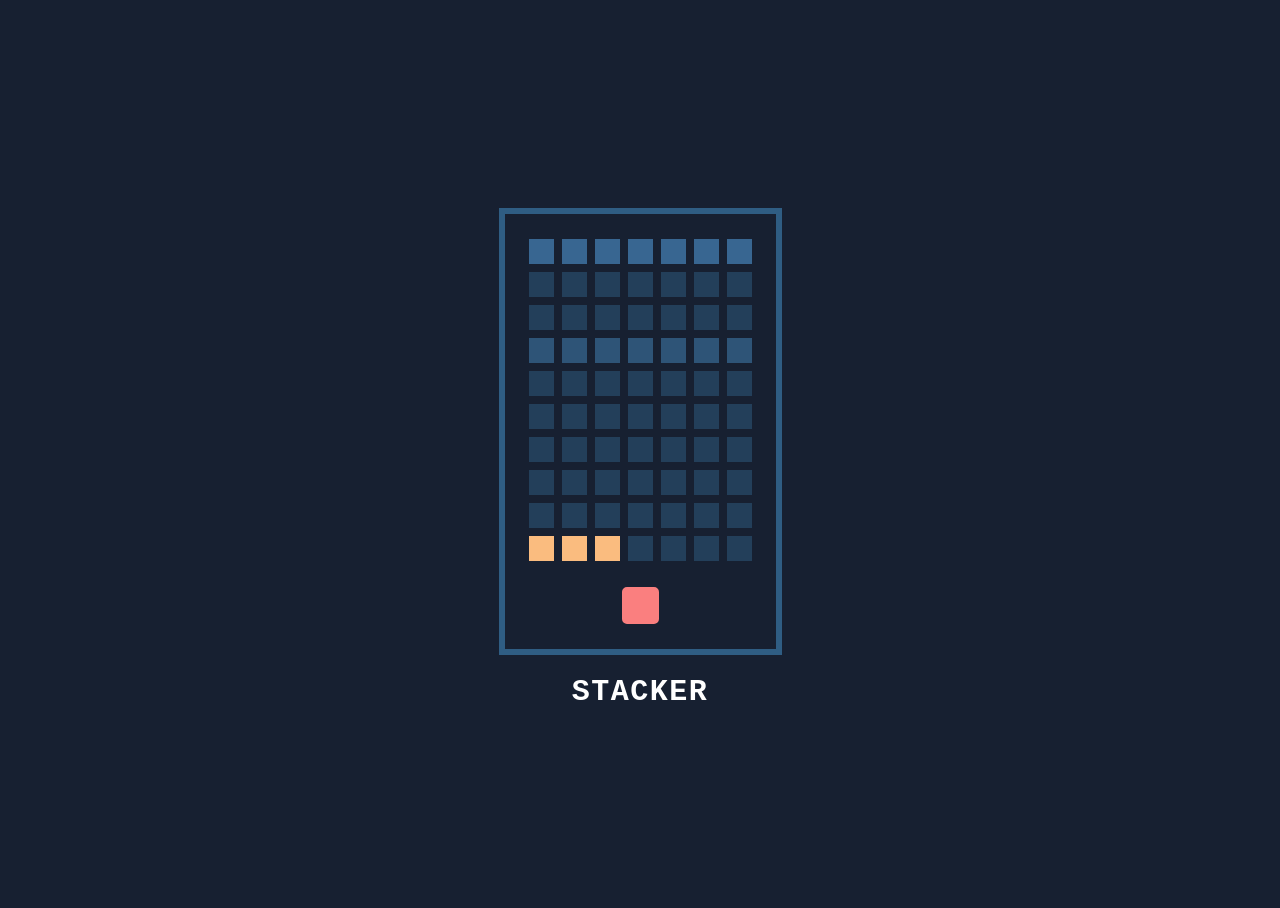
<file: stacker.html>
<!DOCTYPE html>
<html lang="en-US">
    <head>
        <title>Stacker Game</title>
        <meta charset="utf-8">
        <meta name="viewport" content="width=device-width, initial-scale=1.0">
        <link rel="stylesheet" href="stacker.css">
    </head>

    <body>
        <form>
            <input id="on-3-1" name="r-1" type="radio" value="1-1" />
            <input id="on-3-2" name="r-1" type="radio" value="1-2" />
            <input id="on-3-3" name="r-1" type="radio" value="1-3" />
            <input id="on-3-4" name="r-1" type="radio" value="1-4" />
            <input id="on-3-5" name="r-1" type="radio" value="1-5" /><input id="tw-3-1" name="r-2" type="radio" value="2-1" /><input id="tw-3-2" name="r-2" type="radio" value="2-2" /><input id="tw-3-3" name="r-2" type="radio" value="2-3" /><input id="tw-3-4" name="r-2" type="radio" value="2-4" /><input id="tw-3-5" name="r-2" type="radio" value="2-5" /><input id="thr-1-1" name="r-3" type="radio" value="3-1-1" /><input id="thr-1-2" name="r-3" type="radio" value="3-1-2" /><input id="thr-1-3" name="r-3" type="radio" value="3-1-3" /><input id="thr-1-4" name="r-3" type="radio" value="3-1-4" /><input id="thr-1-5" name="r-3" type="radio" value="3-1-5" /><input id="thr-1-6" name="r-3" type="radio" value="3-1-6" /><input id="thr-1-7" name="r-3" type="radio" value="3-1-7" /><input id="thr-2-1" name="r-3" type="radio" value="3-2-1" /><input id="thr-2-2" name="r-3" type="radio" value="3-2-2" /><input id="thr-2-3" name="r-3" type="radio" value="3-2-3" /><input id="thr-2-4" name="r-3" type="radio" value="3-2-4" /><input id="thr-2-5" name="r-3" type="radio" value="3-2-5" /><input id="thr-2-6" name="r-3" type="radio" value="3-2-6" /><input id="thr-3-1" name="r-3" type="radio" value="3-3-1" /><input id="thr-3-2" name="r-3" type="radio" value="3-3-2" /><input id="thr-3-3" name="r-3" type="radio" value="3-3-3" /><input id="thr-3-4" name="r-3" type="radio" value="3-3-4" /><input id="thr-3-5" name="r-3" type="radio" value="3-3-5" /><input id="thr-1-1" name="r-3" type="radio" value="3-1-1" /><input id="thr-1-2" name="r-3" type="radio" value="3-1-2" /><input id="thr-1-3" name="r-3" type="radio" value="3-1-3" /><input id="thr-1-4" name="r-3" type="radio" value="3-1-4" /><input id="thr-1-5" name="r-3" type="radio" value="3-1-5" /><input id="thr-1-6" name="r-3" type="radio" value="3-1-6" /><input id="thr-1-7" name="r-3" type="radio" value="3-1-7" /><input id="thr-2-1" name="r-3" type="radio" value="3-2-1" /><input id="thr-2-2" name="r-3" type="radio" value="3-2-2" /><input id="thr-2-3" name="r-3" type="radio" value="3-2-3" /><input id="thr-2-4" name="r-3" type="radio" value="3-2-4" /><input id="thr-2-5" name="r-3" type="radio" value="3-2-5" /><input id="thr-2-6" name="r-3" type="radio" value="3-2-6" /><input id="fr-1-1" name="r-4" type="radio" value="4-1-1" /><input id="fr-1-2" name="r-4" type="radio" value="4-1-2" /><input id="fr-1-3" name="r-4" type="radio" value="4-1-3" /><input id="fr-1-4" name="r-4" type="radio" value="4-1-4" /><input id="fr-1-5" name="r-4" type="radio" value="4-1-5" /><input id="fr-1-6" name="r-4" type="radio" value="4-1-6" /><input id="fr-1-7" name="r-4" type="radio" value="4-1-7" /><input id="fr-2-1" name="r-4" type="radio" value="4-2-1" /><input id="fr-2-2" name="r-4" type="radio" value="4-2-2" /><input id="fr-2-3" name="r-4" type="radio" value="4-2-3" /><input id="fr-2-4" name="r-4" type="radio" value="4-2-4" /><input id="fr-2-5" name="r-4" type="radio" value="4-2-5" /><input id="fr-2-6" name="r-4" type="radio" value="4-2-6" /><input id="fv-1-1" name="r-5" type="radio" value="5-1-1" /><input id="fv-1-2" name="r-5" type="radio" value="5-1-2" /><input id="fv-1-3" name="r-5" type="radio" value="5-1-3" /><input id="fv-1-4" name="r-5" type="radio" value="5-1-4" /><input id="fv-1-5" name="r-5" type="radio" value="5-1-5" /><input id="fv-1-6" name="r-5" type="radio" value="5-1-6" /><input id="fv-1-7" name="r-5" type="radio" value="5-1-7" /><input id="fv-2-1" name="r-5" type="radio" value="5-2-1" /><input id="fv-2-2" name="r-5" type="radio" value="5-2-2" /><input id="fv-2-3" name="r-5" type="radio" value="5-2-3" /><input id="fv-2-4" name="r-5" type="radio" value="5-2-4" /><input id="fv-2-5" name="r-5" type="radio" value="5-2-5" /><input id="fv-2-6" name="r-5" type="radio" value="5-2-6" /><input id="sx-1-1" name="r-6" type="radio" value="6-1-1" /><input id="sx-1-2" name="r-6" type="radio" value="6-1-2" /><input id="sx-1-3" name="r-6" type="radio" value="6-1-3" /><input id="sx-1-4" name="r-6" type="radio" value="6-1-4" /><input id="sx-1-5" name="r-6" type="radio" value="6-1-5" /><input id="sx-1-6" name="r-6" type="radio" value="6-1-6" /><input id="sx-1-7" name="r-6" type="radio" value="6-1-7" /><input id="svn-1-1" name="r-7" type="radio" value="7-1-1" /><input id="svn-1-2" name="r-7" type="radio" value="7-1-2" /><input id="svn-1-3" name="r-7" type="radio" value="7-1-3" /><input id="svn-1-4" name="r-7" type="radio" value="7-1-4" /><input id="svn-1-5" name="r-7" type="radio" value="7-1-5" /><input id="svn-1-6" name="r-7" type="radio" value="7-1-6" /><input id="svn-1-7" name="r-7" type="radio" value="7-1-7" /><input id="ght-1-1" name="r-8" type="radio" value="8-1-1" /><input id="ght-1-2" name="r-8" type="radio" value="8-1-2" /><input id="ght-1-3" name="r-8" type="radio" value="8-1-3" /><input id="ght-1-4" name="r-8" type="radio" value="8-1-4" /><input id="ght-1-5" name="r-8" type="radio" value="8-1-5" /><input id="ght-1-6" name="r-8" type="radio" value="8-1-6" /><input id="ght-1-7" name="r-8" type="radio" value="8-1-7" /><input id="nn-1-1" name="r-9" type="radio" value="9-1-1" /><input id="nn-1-2" name="r-9" type="radio" value="9-1-2" /><input id="nn-1-3" name="r-9" type="radio" value="9-1-3" /><input id="nn-1-4" name="r-9" type="radio" value="9-1-4" /><input id="nn-1-5" name="r-9" type="radio" value="9-1-5" /><input id="nn-1-6" name="r-9" type="radio" value="9-1-6" /><input id="nn-1-7" name="r-9" type="radio" value="9-1-7" /><input id="tn-1-1" name="r-10" type="radio" value="10-1-1" /><input id="tn-1-2" name="r-10" type="radio" value="10-1-2" /><input id="tn-1-3" name="r-10" type="radio" value="10-1-3" /><input id="tn-1-4" name="r-10" type="radio" value="10-1-4" /><input id="tn-1-5" name="r-10" type="radio" value="10-1-5" /><input id="tn-1-6" name="r-10" type="radio" value="10-1-6" /><input id="tn-1-7" name="r-10" type="radio" value="10-1-7" />
            <div class="controls">
              <div class="control">
                <div class="rs">
                  <div class="r r-1-1">
                    <label for="on-1-1"></label>
                    <label for="on-1-2"></label>
                    <label for="on-1-3"></label>
                    <label for="on-1-4"></label>
                    <label for="on-1-5"></label>
                    <label for="on-1-6"></label>
                    <label for="on-1-7"></label>
                  </div>
                  <div class="r r-1-2">
                    <label for="on-2-1"></label>
                    <label for="on-2-2"></label>
                    <label for="on-2-3"></label>
                    <label for="on-2-4"></label>
                    <label for="on-2-5"></label>
                    <label for="on-2-6"></label>
                  </div>
                  <div class="r r-1-3">
                    <label for="on-3-1"></label>
                    <label for="on-3-2"></label>
                    <label for="on-3-3"></label>
                    <label for="on-3-4"></label>
                    <label for="on-3-5"></label>
                  </div>
                  <div class="r r-2-1">
                    <label for="tw-1-1"></label>
                    <label for="tw-1-2"></label>
                    <label for="tw-1-3"></label>
                    <label for="tw-1-4"></label>
                    <label for="tw-1-5"></label>
                    <label for="tw-1-6"></label>
                    <label for="tw-1-7"></label>
                  </div>
                  <div class="r r-2-2">
                    <label for="tw-2-1"></label>
                    <label for="tw-2-2"></label>
                    <label for="tw-2-3"></label>
                    <label for="tw-2-4"></label>
                    <label for="tw-2-5"></label>
                    <label for="tw-2-6"></label>
                  </div>
                  <div class="r r-2-3">
                    <label for="tw-3-1"></label>
                    <label for="tw-3-2"></label>
                    <label for="tw-3-3"></label>
                    <label for="tw-3-4"></label>
                    <label for="tw-3-5"></label>
                  </div>
                  <div class="r r-3-1">
                    <label for="thr-1-1"></label>
                    <label for="thr-1-2"></label>
                    <label for="thr-1-3"></label>
                    <label for="thr-1-4"></label>
                    <label for="thr-1-5"></label>
                    <label for="thr-1-6"></label>
                    <label for="thr-1-7"></label>
                  </div>
                  <div class="r r-3-2">
                    <label for="thr-2-1"></label>
                    <label for="thr-2-2"></label>
                    <label for="thr-2-3"></label>
                    <label for="thr-2-4"></label>
                    <label for="thr-2-5"></label>
                    <label for="thr-2-6"></label>
                  </div>
                  <div class="r r-3-3">
                    <label for="thr-3-1"></label>
                    <label for="thr-3-2"></label>
                    <label for="thr-3-3"></label>
                    <label for="thr-3-4"></label>
                    <label for="thr-3-5"></label>
                  </div>
                  <div class="r r-4-1">
                    <label for="fr-1-1"></label>
                    <label for="fr-1-2"></label>
                    <label for="fr-1-3"></label>
                    <label for="fr-1-4"></label>
                    <label for="fr-1-5"></label>
                    <label for="fr-1-6"></label>
                    <label for="fr-1-7"></label>
                  </div>
                  <div class="r r-4-2">
                    <label for="fr-2-1"></label>
                    <label for="fr-2-2"></label>
                    <label for="fr-2-3"></label>
                    <label for="fr-2-4"></label>
                    <label for="fr-2-5"></label>
                    <label for="fr-2-6"></label>
                  </div>
                  <div class="r r-5-1">
                    <label for="fv-1-1"></label>
                    <label for="fv-1-2"></label>
                    <label for="fv-1-3"></label>
                    <label for="fv-1-4"></label>
                    <label for="fv-1-5"></label>
                    <label for="fv-1-6"></label>
                    <label for="fv-1-7"></label>
                  </div>
                  <div class="r r-5-2">
                    <label for="fv-2-1"></label>
                    <label for="fv-2-2"></label>
                    <label for="fv-2-3"></label>
                    <label for="fv-2-4"></label>
                    <label for="fv-2-5"></label>
                    <label for="fv-2-6"></label>
                  </div>
                  <div class="r r-6-1">
                    <label for="sx-1-1"></label>
                    <label for="sx-1-2"></label>
                    <label for="sx-1-3"></label>
                    <label for="sx-1-4"></label>
                    <label for="sx-1-5"></label>
                    <label for="sx-1-6"></label>
                    <label for="sx-1-7"></label>
                  </div>
                  <div class="r r-6-2">
                    <label for="sx-2-1"></label>
                    <label for="sx-2-2"></label>
                    <label for="sx-2-3"></label>
                    <label for="sx-2-4"></label>
                    <label for="sx-2-5"></label>
                    <label for="sx-2-6"></label>
                  </div>
                  <div class="r r-7-1">
                    <label for="svn-1-1"></label>
                    <label for="svn-1-2"></label>
                    <label for="svn-1-3"></label>
                    <label for="svn-1-4"></label>
                    <label for="svn-1-5"></label>
                    <label for="svn-1-6"></label>
                    <label for="svn-1-7"></label>
                  </div>
                  <div class="r r-8-1">
                    <label for="ght-1-1"></label>
                    <label for="ght-1-2"></label>
                    <label for="ght-1-3"></label>
                    <label for="ght-1-4"></label>
                    <label for="ght-1-5"></label>
                    <label for="ght-1-6"></label>
                    <label for="ght-1-7"></label>
                  </div>
                  <div class="r r-9-1">
                    <label for="nn-1-1"></label>
                    <label for="nn-1-2"></label>
                    <label for="nn-1-3"></label>
                    <label for="nn-1-4"></label>
                    <label for="nn-1-5"></label>
                    <label for="nn-1-6"></label>
                    <label for="nn-1-7"></label>
                  </div>
                  <div class="r r-10-1">
                    <label for="tn-1-1"></label>
                    <label for="tn-1-2"></label>
                    <label for="tn-1-3"></label>
                    <label for="tn-1-4"></label>
                    <label for="tn-1-5"></label>
                    <label for="tn-1-6"></label>
                    <label for="tn-1-7"></label>
                  </div>
                </div>
              </div>
            </div>
            <div class="bs">
              <div class="div r">
                <div class="b"></div>
                <div class="b"></div>
                <div class="b"></div>
                <div class="b"></div>
                <div class="b"></div>
                <div class="b"></div>
                <div class="b"></div>
              </div>
              <div class="div r">
                <div class="b"></div>
                <div class="b"></div>
                <div class="b"></div>
                <div class="b"></div>
                <div class="b"></div>
                <div class="b"></div>
                <div class="b"></div>
              </div>
              <div class="div r">
                <div class="b"></div>
                <div class="b"></div>
                <div class="b"></div>
                <div class="b"></div>
                <div class="b"></div>
                <div class="b"></div>
                <div class="b"></div>
              </div>
              <div class="div r">
                <div class="b"></div>
                <div class="b"></div>
                <div class="b"></div>
                <div class="b"></div>
                <div class="b"></div>
                <div class="b"></div>
                <div class="b"></div>
              </div>
              <div class="div r">
                <div class="b"></div>
                <div class="b"></div>
                <div class="b"></div>
                <div class="b"></div>
                <div class="b"></div>
                <div class="b"></div>
                <div class="b"></div>
              </div>
              <div class="div r">
                <div class="b"></div>
                <div class="b"></div>
                <div class="b"></div>
                <div class="b"></div>
                <div class="b"></div>
                <div class="b"></div>
                <div class="b"></div>
              </div>
              <div class="div r">
                <div class="b"></div>
                <div class="b"></div>
                <div class="b"></div>
                <div class="b"></div>
                <div class="b"></div>
                <div class="b"></div>
                <div class="b"></div>
              </div>
              <div class="div r">
                <div class="b"></div>
                <div class="b"></div>
                <div class="b"></div>
                <div class="b"></div>
                <div class="b"></div>
                <div class="b"></div>
                <div class="b"></div>
              </div>
              <div class="div r">
                <div class="b"></div>
                <div class="b"></div>
                <div class="b"></div>
                <div class="b"></div>
                <div class="b"></div>
                <div class="b"></div>
                <div class="b"></div>
              </div>
              <div class="div r">
                <div class="b"></div>
                <div class="b"></div>
                <div class="b"></div>
                <div class="b"></div>
                <div class="b"></div>
                <div class="b"></div>
                <div class="b"></div>
              </div>
              <div class="line"></div>
            </div>
            <div class="results">
              <div class="go">
                <span>Game<br /> Over</span>
                <div class="minor"></div>
                <button type="reset">Again</button>
              </div>
              <div class="win">
                <span>You<br /> Win</span>
                <div class="major"></div>
                <button type="reset">Again</button>
              </div>
            </div>
          </form>
          <h1>
            Stacker
          </h1>
    </body>
</html>
</file>
<file: arcadestyle.css>
@import url("https://fonts.googleapis.com/css?family=Rubik+Mono+One|Roboto+Mono:400,700&display=swap");
:root {
  --color-primary: #18181A;
  --color-secondary: #75757C;
  --color-dark: #e2d758;
  --color-light: #F5F5F5;
  --font-family-primary: "Roboto Mono", monospace;
  --font-family-secondary: "Rubik Mono One", sans-serif;
  --td: 150ms;
  --te: cubic-bezier(0.215, 0.61, 0.355, 1);
}

html, body {
  height: 100%;
}
body {
  color: var(--color-dark);
  font-family: var(--font-family-primary);
  overflow-x: hidden;
  position: relative;
  margin: 0px;
}

h1 {
  font-size: calc(1.5rem + 4vmin);
  font-weight: 700;
  margin-bottom: 2rem;
}

p {
  line-height: 1.4;
  color: rgb(255, 255, 255);
  text-align: justify;
}

a {
  font-weight: 700;
}
.nav-main {
  align-items: center;
  display: flex;
  height: 100%;
  justify-content: center;
  left: -100%;
  position: fixed;
  transition: left 0s calc(var(--td) * 2), transform 0s calc(var(--td) * 2);
  width: 100%;
}
.nav-main::before, .nav-main::after {
  content: "";
  background-color: var(--color-primary);
  height: 50%;
  left: 0;
  position: absolute;
  transform: translateX(-110%);
  transform-origin: 0 50%;
  transition: transform calc(var(--td) * 2) var(--td) var(--te);
  width: 100%;
  z-index: -100;
}
.nav-main::before {
  top: 0;
}
.nav-main::after {
  bottom: 0;
}
.nav-main .menu__item {
  opacity: 0;
  transform: translateX(-1rem);
  transition: opacity var(--td) var(--te), transform var(--td) var(--te);
}

[id=main-navigation-toggle] {
  opacity: 0;
  position: fixed;
  top: -100%;
}
[id=main-navigation-toggle] ~ label {
  cursor: pointer;
  position: fixed;
  right: 1rem;
  top: 1rem;
  z-index: 100;
}
[id=main-navigation-toggle] ~ label span {
  display: block;
  height: 2rem;
  padding: 0.5rem;
  position: relative;
  transition: transform calc(var(--td) * 3) var(--te);
  width: 2rem;
}
[id=main-navigation-toggle] ~ label span::before, [id=main-navigation-toggle] ~ label span::after {
  background-color: var(--color-dark);
  bottom: 0;
  content: "";
  height: 4px;
  left: 0;
  margin: auto;
  position: absolute;
  right: 0;
  transition: transform calc(var(--td) * 3) var(--te);
  top: 0;
  width: calc(100% - 1rem);
}
[id=main-navigation-toggle] ~ label span::before {
  transform: rotate(0) translateY(-100%);
}
[id=main-navigation-toggle] ~ label span::after {
  transform: rotate(0) translateY(100%);
}

[id=main-navigation-toggle]:checked ~ label span {
  transform: rotate(1turn);
}
[id=main-navigation-toggle]:checked ~ label span::before {
  transform: rotate(45deg);
}
[id=main-navigation-toggle]:checked ~ label span::after {
  transform: rotate(-45deg);
}

[id=main-navigation-toggle]:checked ~ .nav-main {
  left: 0;
  transition: transform 0s;
}
[id=main-navigation-toggle]:checked ~ .nav-main::before, [id=main-navigation-toggle]:checked ~ .nav-main::after {
  transform: translateX(0);
  transition-delay: 0s;
}
[id=main-navigation-toggle]:checked ~ .nav-main::after {
  transition-delay: calc(var(--td) / 2);
}
[id=main-navigation-toggle]:checked ~ .nav-main .menu__item {
  opacity: 1;
  transform: translateX(0);
  transition: opacity calc(var(--td) * 2) var(--te), transform calc(var(--td) * 2) var(--te);
}
[id=main-navigation-toggle]:checked ~ .nav-main .menu__item:nth-child(1) {
  transition-delay: calc(var(--td) * 2 * (1 * 0.25));
  z-index: -1;
}
[id=main-navigation-toggle]:checked ~ .nav-main .menu__item:nth-child(2) {
  transition-delay: calc(var(--td) * 2 * (2 * 0.25));
  z-index: -2;
}
[id=main-navigation-toggle]:checked ~ .nav-main .menu__item:nth-child(3) {
  transition-delay: calc(var(--td) * 2 * (3 * 0.25));
  z-index: -3;
}
[id=main-navigation-toggle]:checked ~ .nav-main .menu__item:nth-child(4) {
  transition-delay: calc(var(--td) * 2 * (4 * 0.25));
  z-index: -4;
}
[id=main-navigation-toggle]:checked ~ .nav-main .menu__item:nth-child(5) {
  transition-delay: calc(var(--td) * 2 * (5 * 0.25));
  z-index: -5;
}

.menu {
  position: relative;
  text-align: center;
  z-index: 1;
}
.menu > .menu__item {
  font-family: var(--font-family-secondary);
  font-size: 10vmin;
}

.submenu {
  left: 0;
  opacity: 0;
  position: absolute;
  transform: translateY(-10%);
  top: 100%;
  width: 100%;
  visibility: hidden;
  z-index: 2;
}
.submenu .menu__item {
  font-family: var(--font-family-primary);
  font-size: 3.5vmin;
  width: 100%;
}
.submenu .menu__link {
  color: var(--color-secondary);
  text-shadow: 1px 1px 0 var(--color-primary), 2px 2px 0 var(--color-primary);
}
.submenu .menu__link::before, .submenu .menu__link::after {
  display: none;
}

.menu__item {
  display: block;
  position: relative;
}
.menu__item:hover .menu__link::before, .menu__item:hover .menu__link::after {
  animation: blink 1s var(--td) steps(1, end) forwards infinite;
  transform: translateX(calc(100% - 0.5rem));
  transition-duration: calc(var(--td) * 3);
}
.menu__item:hover .menu__link::after {
  transition-delay: calc(var(--td) / 2);
}
.menu__item:hover .submenu {
  opacity: 1;
  transform: translateY(0);
  transition: transform calc(var(--td) * 2) calc(var(--td) * 3) var(--te), opacity calc(var(--td) * 2) calc(var(--td) * 3) var(--te), visibility 0s calc(var(--td) * 3);
  visibility: visible;
}

.menu__link {
  color: var(--color-dark);
  display: inline-block;
  font-weight: normal;
  overflow: hidden;
  padding: 0.5rem 1rem 0.125rem;
  position: relative;
  text-decoration: none;
  transition: color var(--td) var(--te), opacity var(--td) var(--te), transform var(--td) var(--te);
  z-index: 1;
}
.menu__link::before, .menu__link::after {
  content: "";
  background-color: var(--color-light);
  height: 50%;
  left: 0;
  position: absolute;
  transform: translateX(-110%);
  transform-origin: 0 50%;
  transition: transform 0s var(--te);
  width: 100%;
  z-index: -1;
}
.menu__link::before {
  top: 0;
}
.menu__link::after {
  bottom: 0;
}

.menu:not(:focus-within):not(:hover) .menu__item .menu__link {
  opacity: 1;
  transform: translate(0, 0);
}

.menu__item {
  --pull: 30%;
}
.menu__item .menu__link {
  opacity: 0.25;
  transition-duration: calc(var(--td) * 3);
  transform: translate(0, calc(var(--pull) * -1));
}
.menu__item .submenu .menu__link {
  opacity: 1;
}
.menu__item:hover > .menu__link {
  color: var(--color-secondary);
  opacity: 1;
  transform: translate(0, 0);
}
.menu__item:hover > .menu__link:hover {
  color: var(--color-light);
  transition-delay: 0s;
}
.menu__item:hover ~ .menu__item > .menu__link {
  transition-duration: calc(var(--td) * 3);
  transform: translate(0, var(--pull));
}

@keyframes blink {
  50%, 100% {
    opacity: 0;
  }
}
.container {
  display: flex;
  width: 100%;
  padding: 4% 2%;
  box-sizing: border-box;
  height: 100vh;
  animation: transitionIn 0.75s;

}

.box {
  flex: 1;
  overflow: hidden;
  transition: 0.5s;
  margin: 0 2%;
  box-shadow: 0 20px 30px rgba(0, 0, 0, 0.1);
  line-height: 0;
}

.box > img {
  width: 200%;
  height: calc(100% - 10vh);
  -o-object-fit: cover;
     object-fit: cover;
  transition: 0.5s;
}

.box > span {
  font-size: 3.8vh;
  display: block;
  text-align: center;
  height: 10vh;
  line-height: 2.6;
}

.box:hover {
  flex: 1 1 50%;
}

.box:hover > img {
  width: 100%;
  height: 100%;
}
video {
  width: 100%;
  height: 100%;
  object-fit: cover;
  position: fixed;
  z-index: -2;
}
.text {
  display: flex;
  flex-direction: column;
  justify-content: center;
  margin: 0 auto;
  max-width: 65rem;
  z-index: 0;
  animation: transitionIn 0.75s;
  font-size: 20px;
}
@keyframes transitionIn {
  from {
    opacity: 0;
    transform: rotateX(-10deg);
    transform: translateY(-20px);
  }

  to {
    opacity: 1;
    transform: rotateX(0);
    transform: translateY(0);
  }
}
</file>
<file: clawmachine.css>
* {
    border: 0;
    box-sizing: border-box;
    margin: 0;
    padding: 0;
  }
  
  :root {
    font-size: calc(16px + (20 - 16) * (100vw - 320px)/(1280 - 320));
  }
  
  body, button {
    color: #f2f2f2;
    font: bold 1em/1.5 Comfortaa, sans-serif;
    text-align: center;
    text-transform: uppercase;
  }
  
  body {
    background: #041644;
  }
  
  .machine {
    background: rgba(255, 255, 255, 0.1);
    border-radius: 0.25em;
    box-shadow: -0.25em 0 0 rgba(0, 0, 0, 0.25) inset, 0.25em 0 0 rgba(255, 255, 255, 0.2) inset, 0 3.5em 0 inset, -1em 0 0 inset, 0 -18em 0 inset, 1em 0 0 inset, 0 -22em 0 rgba(128, 128, 128, 0.3) inset;
    color: #0b46da;
    display: flex;
    justify-content: center;
    align-content: flex-start;
    flex-wrap: wrap;
    margin: 1.5em auto 1em auto;
    width: 18em;
    height: 34.5em;
  }
  .machine input {
    position: fixed;
    top: -1.5em;
    left: -1.5em;
  }
  .machine input:checked ~ .machine__btn {
    filter: brightness(75%);
    -webkit-filter: brightness(75%);
  }
  .machine input:checked ~ .machine__btn:nth-child(6) {
    animation: flash 1s 6s steps(1) infinite;
    visibility: hidden;
  }
  .machine input:checked ~ .machine__btn:nth-child(7) {
    animation: disappear 1s 5s steps(1) forwards;
    visibility: visible;
  }
  .machine input:checked ~ .machine__btn:nth-child(n+2):nth-child(-n+5):active ~ .machine__window .machine__crane-z {
    transform: translateZ(-11.49em);
  }
  .machine input:checked ~ .machine__btn:nth-child(n+2):nth-child(-n+5):active ~ .machine__window .machine__crane-x {
    transform: translateX(0.01em);
  }
  .machine input:checked ~ .machine__btn:nth-child(n+2):nth-child(-n+5):active ~ .machine__window .machine__crane-claw {
    animation-name: swingClaw2;
    animation-duration: 0s;
  }
  .machine input:checked ~ .machine__window .machine__crane-z, .machine input:checked ~ .machine__window .machine__crane-x {
    transition: transform 2s 2.75s linear;
  }
  .machine input:checked ~ .machine__window .machine__crane-z {
    transform: translateZ(-11.49em);
  }
  .machine input:checked ~ .machine__window .machine__crane-x {
    transform: translateX(0.01em);
  }
  .machine input:checked ~ .machine__window .machine__crane-arm, .machine input:checked ~ .machine__window .machine__crane-claw, .machine input:checked ~ .machine__window .machine__crane-claw .machine__prize, .machine input:checked ~ .machine__window .machine__crane-finger, .machine input:checked ~ .machine__window .machine__crane-palm {
    animation-duration: 5s;
  }
  .machine input:checked ~ .machine__window .machine__crane-arm, .machine input:checked ~ .machine__window .machine__crane-claw, .machine input:checked ~ .machine__window .machine__crane-finger, .machine input:checked ~ .machine__window .machine__crane-palm {
    animation-timing-function: linear;
  }
  .machine input:checked ~ .machine__window .machine__crane-arm {
    animation-name: lowerArm;
  }
  .machine input:checked ~ .machine__window .machine__crane-claw {
    animation-name: swingClaw2;
  }
  .machine input:checked ~ .machine__window .machine__crane-claw .machine__prize {
    animation-name: liftPrize;
    animation-timing-function: ease-in;
  }
  .machine input:checked ~ .machine__window .machine__crane-finger:first-child {
    animation-name: grabA;
  }
  .machine input:checked ~ .machine__window .machine__crane-finger:nth-child(2) {
    animation-name: grabB;
  }
  .machine input:checked ~ .machine__window .machine__crane-finger:nth-child(3) {
    animation-name: grabC;
  }
  .machine input:checked ~ .machine__window .machine__crane-palm {
    animation-name: raisePalm;
  }
  .machine input:focus ~ .machine__btn:nth-child(6) {
    filter: brightness(125%);
    -webkit-filter: brightness(125%);
  }
  .machine, .machine__btn, .machine__window, .machine__crane-z, .machine__crane-claw {
    position: relative;
  }
  .machine__roof, .machine__window {
    width: 16rem;
  }
  .machine__roof, .machine__btn span {
    user-select: none;
    -webkit-user-select: none;
    -moz-user-select: none;
    -ms-user-select: none;
  }
  .machine__btn {
    background: #5583f6;
    border-radius: 50%;
    box-shadow: 0 0.375em 0 #255ff4;
    color: #171717;
    cursor: pointer;
    display: block;
    margin: 0 0.125em;
    width: 3em;
    height: 2.25em;
    z-index: 1;
  }
  .machine__btn:active {
    box-shadow: 0 0 0 #255ff4;
    transform: translateY(0.375em);
  }
  .machine__btn:active ~ .machine__window .machine__crane-z, .machine__btn:active ~ .machine__window .machine__crane-x {
    transition: transform 2s linear;
  }
  .machine__btn:focus {
    filter: brightness(125%);
    -webkit-filter: brightness(125%);
    outline: transparent;
  }
  .machine__btn--red {
    background: #f45757;
    box-shadow: 0 0.375em 0 #f22626;
  }
  .machine__btn--red:active {
    box-shadow: 0 0 0 #f22626;
  }
  .machine__btn:nth-child(7), .machine__btn span {
    position: absolute;
  }
  .machine__btn:nth-child(7) {
    top: 17.5em;
    right: 0.875em;
    visibility: hidden;
  }
  .machine__btn span {
    display: inline-block;
    top: 50%;
    left: 50%;
    transform: translate(-50%, -50%);
  }
  .machine__btn:nth-child(2):active ~ .machine__window .machine__crane-claw, .machine__btn:nth-child(4):active ~ .machine__window .machine__crane-claw {
    animation: swingClaw1 1s linear infinite reverse;
  }
  .machine__btn:nth-child(3):active ~ .machine__window .machine__crane-claw, .machine__btn:nth-child(5):active ~ .machine__window .machine__crane-claw {
    animation: swingClaw1 1s linear infinite;
  }
  .machine__btn:nth-child(2):active ~ .machine__window .machine__crane-x {
    transform: translateX(0.01em);
  }
  .machine__btn:nth-child(3):active ~ .machine__window .machine__crane-x {
    transform: translateX(11.5em);
  }
  .machine__btn:nth-child(4):active ~ .machine__window .machine__crane-z {
    transform: translateZ(-11.49em);
  }
  .machine__btn:nth-child(5):active ~ .machine__window .machine__crane-z {
    transform: translateZ(-0.01em);
  }
  .machine__roof {
    background: #f2b926;
    color: #3c2c01;
    cursor: default;
    font-size: 1.25em;
    height: 2rem;
    margin: 0.75rem;
    padding-top: 0.2rem;
    order: -2;
  }
  .machine__window {
    box-shadow: 0.25em 0 0 rgba(255, 255, 255, 0.2), -0.25em 0 0 rgba(0, 0, 0, 0.25);
    height: 13em;
    order: -1;
    overflow: hidden;
    margin-bottom: 1em;
    perspective: 40em;
    z-index: -1;
  }
  .machine__crane-finger, .machine__crane-palm, .machine__prizes, .machine__prize {
    position: absolute;
  }
  .machine__crane-z, .machine__crane-x {
    transition: transform 10000s linear;
  }
  .machine__crane-z {
    left: 0.75em;
    transform: translateZ(-11.5em);
    z-index: -3;
  }
  .machine__crane-x {
    width: 3em;
    height: 14em;
    transform: translateX(0);
  }
  .machine__crane-arm {
    background: linear-gradient(#969696, #969696) 50% 0/0.25em 100%;
    margin: auto;
    width: 100%;
    height: 8em;
    transform: translateY(-8em);
  }
  .machine__crane-claw {
    background: linear-gradient(#969696, #969696) 50% 1em/1.5em 0.25em, linear-gradient(-80deg, rgba(150, 150, 150, 0) 38%, #969696 41% 64%, rgba(150, 150, 150, 0) 67%) 0.25em 1em/1em 2em, linear-gradient(80deg, rgba(150, 150, 150, 0) 38%, #969696 41% 64%, rgba(150, 150, 150, 0) 67%) 1.75em 1em/1em 2em, linear-gradient(#636363, #636363) 50% 0/1em 0.75em, linear-gradient(#575757, #575757) 50% 0.75em/0.75em 1.5em, linear-gradient(#969696, #969696) 50% 2.25em/0.5em 0.5em;
    transform-origin: 50% 0;
    top: 8em;
    width: 100%;
    height: 6em;
  }
  .machine__crane-arm, .machine__crane-claw {
    background-repeat: no-repeat;
  }
  .machine__crane-finger {
    color: #969696;
    top: 3em;
    width: 1.5em;
    height: 3em;
  }
  .machine__crane-finger:first-child, .machine__crane-finger:nth-child(3) {
    border-top: 0.25em solid;
  }
  .machine__crane-finger:first-child {
    border-radius: 100% 0 0 100%/35% 0 0 50%;
    border-left: 0.5em solid;
    left: 0;
    transform: rotate(30deg);
    transform-origin: 100% 0;
  }
  .machine__crane-finger:nth-child(2) {
    background: #7d7d7d;
    border-radius: 0 0 50% 50%/0 0 100% 100%;
    left: calc(50% - 0.25em);
    width: 0.5em;
    transform: scaleY(0.67);
    transform-origin: 50% 0;
  }
  .machine__crane-finger:nth-child(3) {
    border-radius: 0 100% 100% 0/0 35% 50% 0;
    border-right: 0.5em solid;
    right: 0;
    transform: rotate(-30deg);
    transform-origin: 0 0;
  }
  .machine__crane-palm {
    background: #a3a3a3;
    border-radius: 0.25em;
    top: 2.75em;
    left: calc(50% - 0.625em);
    width: 1.25em;
    height: 0.5em;
  }
  .machine__prizes {
    top: 0;
    left: 0;
    width: 100%;
    height: 100%;
    z-index: -2;
  }
  .machine__prizes .machine__prize {
    opacity: 1;
  }
  .machine__prizes .machine__prize:nth-child(1) {
    background: #2a78d5;
    top: 8.5em;
    left: 9em;
  }
  .machine__prizes .machine__prize:nth-child(2) {
    background: #b72ad5;
    top: 11em;
    left: 9.4em;
  }
  .machine__prizes .machine__prize:nth-child(3) {
    background: #d52e2a;
    top: 10.9em;
    left: 6.1em;
  }
  .machine__prizes .machine__prize:nth-child(4) {
    background: #2a55d5;
    top: 10.6em;
    left: 13.6em;
  }
  .machine__prizes .machine__prize:nth-child(5) {
    background: #8fd52a;
    top: 9.9em;
    left: 11.6em;
  }
  .machine__prizes .machine__prize:nth-child(6) {
    background: #d52aaa;
    top: 11.8em;
    left: 5.4em;
  }
  .machine__prizes .machine__prize:nth-child(7) {
    background: #c82ad5;
    top: 10.8em;
    left: 5.6em;
  }
  .machine__prizes .machine__prize:nth-child(8) {
    background: #2ad5bc;
    top: 11.4em;
    left: 1.1em;
  }
  .machine__prizes .machine__prize:nth-child(9) {
    background: #6c2ad5;
    top: 9em;
    left: 8.7em;
  }
  .machine__prizes .machine__prize:nth-child(10) {
    background: #2ad5a5;
    top: 11.9em;
    left: 1.9em;
  }
  .machine__prizes .machine__prize:nth-child(11) {
    background: #ad2ad5;
    top: 10.2em;
    left: 0.9em;
  }
  .machine__prizes .machine__prize:nth-child(12) {
    background: #d52abb;
    top: 9.4em;
    left: 3.3em;
  }
  .machine__prizes .machine__prize:nth-child(13) {
    background: #2aa6d5;
    top: 10.5em;
    left: 3em;
  }
  .machine__prizes .machine__prize:nth-child(14) {
    background: #2ad5ac;
    top: 8.7em;
    left: 2.5em;
  }
  .machine__prizes .machine__prize:nth-child(15) {
    background: #2ad5a9;
    top: 8.7em;
    left: 3.5em;
  }
  .machine__prizes .machine__prize:nth-child(16) {
    background: #2ad55c;
    top: 10.8em;
    left: 5.8em;
  }
  .machine__prizes .machine__prize:nth-child(17) {
    background: #2ad568;
    top: 9.6em;
    left: 5.6em;
  }
  .machine__prizes .machine__prize:nth-child(18) {
    background: #612ad5;
    top: 9.9em;
    left: 13.3em;
  }
  .machine__prizes .machine__prize:nth-child(19) {
    background: #b7d52a;
    top: 10.6em;
    left: 0.3em;
  }
  .machine__prizes .machine__prize:nth-child(20) {
    background: #d52a86;
    top: 9.5em;
    left: 7.7em;
  }
  .machine__prizes .machine__prize:nth-child(21) {
    background: #d52ad1;
    top: 8.4em;
    left: 4.6em;
  }
  .machine__prizes .machine__prize:nth-child(22) {
    background: #d5632a;
    top: 8.4em;
    left: 0em;
  }
  .machine__prizes .machine__prize:nth-child(23) {
    background: #2a3bd5;
    top: 9.2em;
    left: 4.2em;
  }
  .machine__prizes .machine__prize:nth-child(24) {
    background: #2aa4d5;
    top: 9.1em;
    left: 10.8em;
  }
  .machine__prizes .machine__prize:nth-child(25) {
    background: #2ad5cd;
    top: 8.4em;
    left: 8.4em;
  }
  .machine__prizes .machine__prize:nth-child(26) {
    background: #612ad5;
    top: 11.8em;
    left: 11.2em;
  }
  .machine__prizes .machine__prize:nth-child(27) {
    background: #2ad5c2;
    top: 9.4em;
    left: 5.2em;
  }
  .machine__prizes .machine__prize:nth-child(28) {
    background: #d52a7a;
    top: 8.6em;
    left: 4.2em;
  }
  .machine__prizes .machine__prize:nth-child(29) {
    background: #792ad5;
    top: 9.1em;
    left: 5.4em;
  }
  .machine__prizes .machine__prize:nth-child(30) {
    background: #d5782a;
    top: 9.1em;
    left: 6.1em;
  }
  .machine__prizes .machine__prize:nth-child(31) {
    background: #2ad57c;
    top: 11.1em;
    left: 13em;
  }
  .machine__prizes .machine__prize:nth-child(32) {
    background: #d5922a;
    top: 9.3em;
    left: 6.9em;
  }
  .machine__prizes .machine__prize:nth-child(33) {
    background: #2ad5bb;
    top: 10.2em;
    left: 8.7em;
  }
  .machine__prizes .machine__prize:nth-child(34) {
    background: #d52a36;
    top: 9.5em;
    left: 13.8em;
  }
  .machine__prizes .machine__prize:nth-child(35) {
    background: #d5c82a;
    top: 11.3em;
    left: 6.9em;
  }
  .machine__prizes .machine__prize:nth-child(36) {
    background: #81d52a;
    top: 9em;
    left: 7em;
  }
  .machine__prizes .machine__prize:nth-child(37) {
    background: #2acdd5;
    top: 8.1em;
    left: 3.3em;
  }
  .machine__prizes .machine__prize:nth-child(38) {
    background: #2ad5ce;
    top: 8.8em;
    left: 9.4em;
  }
  .machine__prizes .machine__prize:nth-child(39) {
    background: #d52a3c;
    top: 8.7em;
    left: 7.9em;
  }
  .machine__prizes .machine__prize:nth-child(40) {
    background: #2ad5ae;
    top: 11.8em;
    left: 4.3em;
  }
  .machine__prizes .machine__prize:nth-child(41) {
    background: #3fd52a;
    top: 11.1em;
    left: 2.4em;
  }
  .machine__prizes .machine__prize:nth-child(42) {
    background: #d5362a;
    top: 9.7em;
    left: 11.3em;
  }
  .machine__prizes .machine__prize:nth-child(43) {
    background: #2ad5b5;
    top: 10.6em;
    left: 10.4em;
  }
  .machine__prizes .machine__prize:nth-child(44) {
    background: #2ad52f;
    top: 8.3em;
    left: 6.6em;
  }
  .machine__prizes .machine__prize:nth-child(45) {
    background: #ad2ad5;
    top: 9.7em;
    left: 13.2em;
  }
  .machine__prizes .machine__prize:nth-child(46) {
    background: #d52ac2;
    top: 10.5em;
    left: 11.3em;
  }
  .machine__prizes .machine__prize:nth-child(47) {
    background: #322ad5;
    top: 10.3em;
    left: 0.1em;
  }
  .machine__prizes .machine__prize:nth-child(48) {
    background: #2a58d5;
    top: 11.8em;
    left: 9.2em;
  }
  .machine__prizes .machine__prize:nth-child(49) {
    background: #962ad5;
    top: 10.2em;
    left: 11.5em;
  }
  .machine__prizes .machine__prize:nth-child(50) {
    background: #2ad561;
    top: 9.2em;
    left: 7.7em;
  }
  .machine__prizes .machine__prize:nth-child(51) {
    background: #d52a5b;
    top: 11.5em;
    left: 12.7em;
  }
  .machine__prizes .machine__prize:nth-child(52) {
    background: #2aaad5;
    top: 9.4em;
    left: 0.4em;
  }
  .machine__prizes .machine__prize:nth-child(53) {
    background: #d5352a;
    top: 11.3em;
    left: 9.5em;
  }
  .machine__prizes .machine__prize:nth-child(54) {
    background: #2ad5cc;
    top: 9.3em;
    left: 3.1em;
  }
  .machine__prizes .machine__prize:nth-child(55) {
    background: #2ad5c3;
    top: 9.3em;
    left: 8.6em;
  }
  .machine__prizes .machine__prize:nth-child(56) {
    background: #2ab3d5;
    top: 10.2em;
    left: 12.8em;
  }
  .machine__prizes .machine__prize:nth-child(57) {
    background: #88d52a;
    top: 11.3em;
    left: 1.5em;
  }
  .machine__prizes .machine__prize:nth-child(58) {
    background: #9cd52a;
    top: 10.7em;
    left: 1.1em;
  }
  .machine__prizes .machine__prize:nth-child(59) {
    background: #d5662a;
    top: 10em;
    left: 0em;
  }
  .machine__prizes .machine__prize:nth-child(60) {
    background: #2a4fd5;
    top: 10.6em;
    left: 1.8em;
  }
  .machine__prizes:nth-child(3) {
    z-index: -4;
  }
  .machine__prizes:nth-child(3) .machine__prize:nth-child(1) {
    background: #2ad5c0;
    top: 11.2em;
    left: 3.1em;
  }
  .machine__prizes:nth-child(3) .machine__prize:nth-child(2) {
    background: #d53b2a;
    top: 9.1em;
    left: 12.6em;
  }
  .machine__prizes:nth-child(3) .machine__prize:nth-child(3) {
    background: #d52a8d;
    top: 10.2em;
    left: 13.2em;
  }
  .machine__prizes:nth-child(3) .machine__prize:nth-child(4) {
    background: #d54c2a;
    top: 10.5em;
    left: 1.1em;
  }
  .machine__prizes:nth-child(3) .machine__prize:nth-child(5) {
    background: #d52a65;
    top: 11.9em;
    left: 7.2em;
  }
  .machine__prizes:nth-child(3) .machine__prize:nth-child(6) {
    background: #d52a33;
    top: 10.2em;
    left: 5.9em;
  }
  .machine__prizes:nth-child(3) .machine__prize:nth-child(7) {
    background: #d52a35;
    top: 10.6em;
    left: 8.4em;
  }
  .machine__prizes:nth-child(3) .machine__prize:nth-child(8) {
    background: #2ad59f;
    top: 11.3em;
    left: 13.3em;
  }
  .machine__prizes:nth-child(3) .machine__prize:nth-child(9) {
    background: #d5ce2a;
    top: 9.9em;
    left: 7.8em;
  }
  .machine__prizes:nth-child(3) .machine__prize:nth-child(10) {
    background: #792ad5;
    top: 8.6em;
    left: 3.7em;
  }
  .machine__prizes:nth-child(3) .machine__prize:nth-child(11) {
    background: #d52acb;
    top: 9.5em;
    left: 11.1em;
  }
  .machine__prizes:nth-child(3) .machine__prize:nth-child(12) {
    background: #d52d2a;
    top: 8.6em;
    left: 3.8em;
  }
  .machine__prizes:nth-child(3) .machine__prize:nth-child(13) {
    background: #d52a58;
    top: 8.9em;
    left: 0.9em;
  }
  .machine__prizes:nth-child(3) .machine__prize:nth-child(14) {
    background: #602ad5;
    top: 11.5em;
    left: 0.2em;
  }
  .machine__prizes:nth-child(3) .machine__prize:nth-child(15) {
    background: #652ad5;
    top: 11.5em;
    left: 6.1em;
  }
  .machine__prizes:nth-child(3) .machine__prize:nth-child(16) {
    background: #2a68d5;
    top: 8.2em;
    left: 13.1em;
  }
  .machine__prizes:nth-child(3) .machine__prize:nth-child(17) {
    background: #2ad573;
    top: 11.1em;
    left: 12.4em;
  }
  .machine__prizes:nth-child(3) .machine__prize:nth-child(18) {
    background: #2ad576;
    top: 9.1em;
    left: 13.9em;
  }
  .machine__prizes:nth-child(3) .machine__prize:nth-child(19) {
    background: #2a86d5;
    top: 9.7em;
    left: 11.3em;
  }
  .machine__prizes:nth-child(3) .machine__prize:nth-child(20) {
    background: #d52a93;
    top: 8.7em;
    left: 6.6em;
  }
  .machine__prizes:nth-child(3) .machine__prize:nth-child(21) {
    background: #d52a7e;
    top: 10.3em;
    left: 8.9em;
  }
  .machine__prizes:nth-child(3) .machine__prize:nth-child(22) {
    background: #8dd52a;
    top: 8.8em;
    left: 5.2em;
  }
  .machine__prizes:nth-child(3) .machine__prize:nth-child(23) {
    background: #d5bb2a;
    top: 11.9em;
    left: 9em;
  }
  .machine__prizes:nth-child(3) .machine__prize:nth-child(24) {
    background: #d54a2a;
    top: 9em;
    left: 2.7em;
  }
  .machine__prizes:nth-child(3) .machine__prize:nth-child(25) {
    background: #d5722a;
    top: 10.4em;
    left: 0.1em;
  }
  .machine__prizes:nth-child(3) .machine__prize:nth-child(26) {
    background: #a7d52a;
    top: 10em;
    left: 11.3em;
  }
  .machine__prizes:nth-child(3) .machine__prize:nth-child(27) {
    background: #d52a8e;
    top: 10em;
    left: 1em;
  }
  .machine__prizes:nth-child(3) .machine__prize:nth-child(28) {
    background: #2ad541;
    top: 11.2em;
    left: 12.3em;
  }
  .machine__prizes:nth-child(3) .machine__prize:nth-child(29) {
    background: #2abbd5;
    top: 11em;
    left: 13.9em;
  }
  .machine__prizes:nth-child(3) .machine__prize:nth-child(30) {
    background: #2a39d5;
    top: 8.1em;
    left: 0.5em;
  }
  .machine__prizes:nth-child(3) .machine__prize:nth-child(31) {
    background: #d52a40;
    top: 9.9em;
    left: 8.4em;
  }
  .machine__prizes:nth-child(3) .machine__prize:nth-child(32) {
    background: #5b2ad5;
    top: 11em;
    left: 0.6em;
  }
  .machine__prizes:nth-child(3) .machine__prize:nth-child(33) {
    background: #a0d52a;
    top: 11.1em;
    left: 7.3em;
  }
  .machine__prizes:nth-child(3) .machine__prize:nth-child(34) {
    background: #2ad579;
    top: 8.8em;
    left: 11.5em;
  }
  .machine__prizes:nth-child(3) .machine__prize:nth-child(35) {
    background: #2a5dd5;
    top: 8.2em;
    left: 6.1em;
  }
  .machine__prizes:nth-child(3) .machine__prize:nth-child(36) {
    background: #2a72d5;
    top: 11.7em;
    left: 2.1em;
  }
  .machine__prizes:nth-child(3) .machine__prize:nth-child(37) {
    background: #d5b02a;
    top: 9.9em;
    left: 9.3em;
  }
  .machine__prizes:nth-child(3) .machine__prize:nth-child(38) {
    background: #2aa0d5;
    top: 9.3em;
    left: 2em;
  }
  .machine__prizes:nth-child(3) .machine__prize:nth-child(39) {
    background: #ccd52a;
    top: 11.1em;
    left: 0.3em;
  }
  .machine__prizes:nth-child(3) .machine__prize:nth-child(40) {
    background: #d52ab7;
    top: 11.8em;
    left: 8.8em;
  }
  .machine__prizes:nth-child(3) .machine__prize:nth-child(41) {
    background: #2a7fd5;
    top: 8.4em;
    left: 1.5em;
  }
  .machine__prizes:nth-child(3) .machine__prize:nth-child(42) {
    background: #2aa4d5;
    top: 11.1em;
    left: 8.2em;
  }
  .machine__prizes:nth-child(3) .machine__prize:nth-child(43) {
    background: #2ad596;
    top: 10em;
    left: 10.5em;
  }
  .machine__prizes:nth-child(3) .machine__prize:nth-child(44) {
    background: #d5442a;
    top: 9.5em;
    left: 13.5em;
  }
  .machine__prizes:nth-child(3) .machine__prize:nth-child(45) {
    background: #2a71d5;
    top: 9.8em;
    left: 3.5em;
  }
  .machine__prizes:nth-child(3) .machine__prize:nth-child(46) {
    background: #d52aaf;
    top: 11.1em;
    left: 8.8em;
  }
  .machine__prizes:nth-child(3) .machine__prize:nth-child(47) {
    background: #2ad0d5;
    top: 8.4em;
    left: 2.1em;
  }
  .machine__prizes:nth-child(3) .machine__prize:nth-child(48) {
    background: #d5442a;
    top: 10.1em;
    left: 2.4em;
  }
  .machine__prizes:nth-child(3) .machine__prize:nth-child(49) {
    background: #2ad534;
    top: 9.5em;
    left: 1.9em;
  }
  .machine__prizes:nth-child(3) .machine__prize:nth-child(50) {
    background: #a52ad5;
    top: 11.1em;
    left: 7.2em;
  }
  .machine__prizes:nth-child(3) .machine__prize:nth-child(51) {
    background: #2a4ad5;
    top: 10.3em;
    left: 13.2em;
  }
  .machine__prizes:nth-child(3) .machine__prize:nth-child(52) {
    background: #2a3ad5;
    top: 9.6em;
    left: 11.3em;
  }
  .machine__prizes:nth-child(3) .machine__prize:nth-child(53) {
    background: #572ad5;
    top: 8.6em;
    left: 5em;
  }
  .machine__prizes:nth-child(3) .machine__prize:nth-child(54) {
    background: #2ad532;
    top: 8.2em;
    left: 10.7em;
  }
  .machine__prizes:nth-child(3) .machine__prize:nth-child(55) {
    background: #53d52a;
    top: 9.6em;
    left: 0.8em;
  }
  .machine__prizes:nth-child(3) .machine__prize:nth-child(56) {
    background: #d5cf2a;
    top: 9.3em;
    left: 2.9em;
  }
  .machine__prizes:nth-child(3) .machine__prize:nth-child(57) {
    background: #822ad5;
    top: 9.7em;
    left: 4.3em;
  }
  .machine__prizes:nth-child(3) .machine__prize:nth-child(58) {
    background: #2ad572;
    top: 8.8em;
    left: 12.9em;
  }
  .machine__prizes:nth-child(3) .machine__prize:nth-child(59) {
    background: #2a9ed5;
    top: 9.1em;
    left: 7.2em;
  }
  .machine__prizes:nth-child(3) .machine__prize:nth-child(60) {
    background: #2ad5d3;
    top: 11.2em;
    left: 2.5em;
  }
  .machine__prizes:nth-child(4) {
    transform: translateZ(-4em);
    z-index: -5;
  }
  .machine__prizes:nth-child(4) .machine__prize:nth-child(1) {
    background: #a72ad5;
    top: 9.8em;
    left: 1em;
  }
  .machine__prizes:nth-child(4) .machine__prize:nth-child(2) {
    background: #2ad5ac;
    top: 8.1em;
    left: 12.8em;
  }
  .machine__prizes:nth-child(4) .machine__prize:nth-child(3) {
    background: #5ad52a;
    top: 10.2em;
    left: 5.5em;
  }
  .machine__prizes:nth-child(4) .machine__prize:nth-child(4) {
    background: #2ad5b5;
    top: 9.5em;
    left: 7.9em;
  }
  .machine__prizes:nth-child(4) .machine__prize:nth-child(5) {
    background: #c82ad5;
    top: 10.8em;
    left: 4.2em;
  }
  .machine__prizes:nth-child(4) .machine__prize:nth-child(6) {
    background: #d5362a;
    top: 11.5em;
    left: 12.5em;
  }
  .machine__prizes:nth-child(4) .machine__prize:nth-child(7) {
    background: #d5a72a;
    top: 10.2em;
    left: 10.2em;
  }
  .machine__prizes:nth-child(4) .machine__prize:nth-child(8) {
    background: #c7d52a;
    top: 10.1em;
    left: 11.8em;
  }
  .machine__prizes:nth-child(4) .machine__prize:nth-child(9) {
    background: #d52aa0;
    top: 10.7em;
    left: 3.9em;
  }
  .machine__prizes:nth-child(4) .machine__prize:nth-child(10) {
    background: #2a2bd5;
    top: 11.3em;
    left: 6em;
  }
  .machine__prizes:nth-child(4) .machine__prize:nth-child(11) {
    background: #2ad58f;
    top: 8.8em;
    left: 12.8em;
  }
  .machine__prizes:nth-child(4) .machine__prize:nth-child(12) {
    background: #2dd52a;
    top: 8.5em;
    left: 11.6em;
  }
  .machine__prizes:nth-child(4) .machine__prize:nth-child(13) {
    background: #2ad54a;
    top: 12em;
    left: 8.4em;
  }
  .machine__prizes:nth-child(4) .machine__prize:nth-child(14) {
    background: #2a80d5;
    top: 9.4em;
    left: 2em;
  }
  .machine__prizes:nth-child(4) .machine__prize:nth-child(15) {
    background: #872ad5;
    top: 9.7em;
    left: 12.8em;
  }
  .machine__prizes:nth-child(4) .machine__prize:nth-child(16) {
    background: #5ad52a;
    top: 9.3em;
    left: 4.6em;
  }
  .machine__prizes:nth-child(4) .machine__prize:nth-child(17) {
    background: #5a2ad5;
    top: 9.8em;
    left: 5.7em;
  }
  .machine__prizes:nth-child(4) .machine__prize:nth-child(18) {
    background: #2a97d5;
    top: 11.7em;
    left: 0.1em;
  }
  .machine__prizes:nth-child(4) .machine__prize:nth-child(19) {
    background: #2ad57f;
    top: 8.9em;
    left: 12.4em;
  }
  .machine__prizes:nth-child(4) .machine__prize:nth-child(20) {
    background: #2ad539;
    top: 11.6em;
    left: 9.3em;
  }
  .machine__prizes:nth-child(4) .machine__prize:nth-child(21) {
    background: #2a9fd5;
    top: 10em;
    left: 12.9em;
  }
  .machine__prizes:nth-child(4) .machine__prize:nth-child(22) {
    background: #d56d2a;
    top: 9.3em;
    left: 10.4em;
  }
  .machine__prizes:nth-child(4) .machine__prize:nth-child(23) {
    background: #d52ab4;
    top: 9.5em;
    left: 13em;
  }
  .machine__prizes:nth-child(4) .machine__prize:nth-child(24) {
    background: #6cd52a;
    top: 8em;
    left: 5.1em;
  }
  .machine__prizes:nth-child(4) .machine__prize:nth-child(25) {
    background: #762ad5;
    top: 11.3em;
    left: 2.4em;
  }
  .machine__prizes:nth-child(4) .machine__prize:nth-child(26) {
    background: #d52a66;
    top: 9.4em;
    left: 10.5em;
  }
  .machine__prizes:nth-child(4) .machine__prize:nth-child(27) {
    background: #d02ad5;
    top: 10.5em;
    left: 0.1em;
  }
  .machine__prizes:nth-child(4) .machine__prize:nth-child(28) {
    background: #7cd52a;
    top: 11.5em;
    left: 3.6em;
  }
  .machine__prizes:nth-child(4) .machine__prize:nth-child(29) {
    background: #2a92d5;
    top: 11.6em;
    left: 2.2em;
  }
  .machine__prizes:nth-child(4) .machine__prize:nth-child(30) {
    background: #54d52a;
    top: 9.1em;
    left: 9.5em;
  }
  .machine__prizes:nth-child(4) .machine__prize:nth-child(31) {
    background: #2ad5bc;
    top: 11.4em;
    left: 0.1em;
  }
  .machine__prizes:nth-child(4) .machine__prize:nth-child(32) {
    background: #2ab7d5;
    top: 10.6em;
    left: 7.7em;
  }
  .machine__prizes:nth-child(4) .machine__prize:nth-child(33) {
    background: #be2ad5;
    top: 10.3em;
    left: 7.2em;
  }
  .machine__prizes:nth-child(4) .machine__prize:nth-child(34) {
    background: #d52a4b;
    top: 8.8em;
    left: 0.9em;
  }
  .machine__prizes:nth-child(4) .machine__prize:nth-child(35) {
    background: #6fd52a;
    top: 9.5em;
    left: 12.8em;
  }
  .machine__prizes:nth-child(4) .machine__prize:nth-child(36) {
    background: #2aa8d5;
    top: 11em;
    left: 11.6em;
  }
  .machine__prizes:nth-child(4) .machine__prize:nth-child(37) {
    background: #692ad5;
    top: 8.8em;
    left: 0.3em;
  }
  .machine__prizes:nth-child(4) .machine__prize:nth-child(38) {
    background: #cd2ad5;
    top: 8.4em;
    left: 4.6em;
  }
  .machine__prizes:nth-child(4) .machine__prize:nth-child(39) {
    background: #d52a2d;
    top: 8.6em;
    left: 6.1em;
  }
  .machine__prizes:nth-child(4) .machine__prize:nth-child(40) {
    background: #2a64d5;
    top: 10.8em;
    left: 11.4em;
  }
  .machine__prizes:nth-child(4) .machine__prize:nth-child(41) {
    background: #d5a82a;
    top: 8em;
    left: 9.3em;
  }
  .machine__prizes:nth-child(4) .machine__prize:nth-child(42) {
    background: #2aa9d5;
    top: 11.8em;
    left: 10.1em;
  }
  .machine__prizes:nth-child(4) .machine__prize:nth-child(43) {
    background: #90d52a;
    top: 11.4em;
    left: 3.6em;
  }
  .machine__prizes:nth-child(4) .machine__prize:nth-child(44) {
    background: #532ad5;
    top: 9.8em;
    left: 12.7em;
  }
  .machine__prizes:nth-child(4) .machine__prize:nth-child(45) {
    background: #2ad5a1;
    top: 8.6em;
    left: 8.3em;
  }
  .machine__prizes:nth-child(4) .machine__prize:nth-child(46) {
    background: #d52ab7;
    top: 11.2em;
    left: 2.9em;
  }
  .machine__prizes:nth-child(4) .machine__prize:nth-child(47) {
    background: #2ad58b;
    top: 11em;
    left: 8.9em;
  }
  .machine__prizes:nth-child(4) .machine__prize:nth-child(48) {
    background: #d5a12a;
    top: 8.3em;
    left: 2.1em;
  }
  .machine__prizes:nth-child(4) .machine__prize:nth-child(49) {
    background: #2a97d5;
    top: 9.1em;
    left: 11.6em;
  }
  .machine__prizes:nth-child(4) .machine__prize:nth-child(50) {
    background: #2ad59c;
    top: 10.5em;
    left: 12.5em;
  }
  .machine__prizes:nth-child(4) .machine__prize:nth-child(51) {
    background: #b02ad5;
    top: 10.1em;
    left: 5.6em;
  }
  .machine__prizes:nth-child(4) .machine__prize:nth-child(52) {
    background: #87d52a;
    top: 11.7em;
    left: 7.5em;
  }
  .machine__prizes:nth-child(4) .machine__prize:nth-child(53) {
    background: #2ad545;
    top: 11.9em;
    left: 6.4em;
  }
  .machine__prizes:nth-child(4) .machine__prize:nth-child(54) {
    background: #d5632a;
    top: 9.8em;
    left: 6.2em;
  }
  .machine__prizes:nth-child(4) .machine__prize:nth-child(55) {
    background: #d52a9d;
    top: 9.6em;
    left: 10.4em;
  }
  .machine__prizes:nth-child(4) .machine__prize:nth-child(56) {
    background: #bcd52a;
    top: 10.7em;
    left: 6.9em;
  }
  .machine__prizes:nth-child(4) .machine__prize:nth-child(57) {
    background: #a52ad5;
    top: 8em;
    left: 1.3em;
  }
  .machine__prizes:nth-child(4) .machine__prize:nth-child(58) {
    background: #d52aba;
    top: 8.6em;
    left: 3.2em;
  }
  .machine__prizes:nth-child(4) .machine__prize:nth-child(59) {
    background: #96d52a;
    top: 8.5em;
    left: 0.1em;
  }
  .machine__prizes:nth-child(4) .machine__prize:nth-child(60) {
    background: #c5d52a;
    top: 10.5em;
    left: 5.1em;
  }
  .machine__prize {
    background: #312ad5;
    border-radius: 50%;
    box-shadow: -0.25em -0.25em 0 rgba(0, 0, 0, 0.25) inset;
    opacity: 0;
    top: calc(100% - 2em);
    left: calc(50% - 1em);
    width: 2em;
    height: 2em;
  }
  .machine__op-area {
    background: linear-gradient(90deg, black 0.25em, transparent 0.25em 0.5em, #806114 0.5em 1em, transparent 1em 7.5em, black 7.5em 7.75em, transparent 7.75em 8em, #806114 8em) 50% 5.25em/8.5em 1em, linear-gradient(90deg, #242424 1.5em, transparent 1.5em 7.5em, #242424 7.5em) 50% 5em/9em 1.5em, linear-gradient(90deg, #3d3d3d 1em, transparent 1em 7.5em, #3d3d3d 7.5em) 50% 7.5em/8.5em 1em, linear-gradient(90deg, #242424 1.5em, transparent 1.5em 7.5em, #242424 7.5em) 50% 7.25em/9em 1.5em;
    background-repeat: no-repeat;
    margin: -2.25em 0.5em 1em 0.5em;
    width: 17em;
    height: 12em;
  }
  .machine__op-area, .machine__op-area:before {
    border-top: 1.5em solid #f2b926;
    border-right: 0.25em solid rgba(0, 0, 0, 0.25);
    border-bottom: 1em solid rgba(0, 0, 0, 0.3);
    border-left: 0.25em solid rgba(255, 255, 255, 0.2);
  }
  .machine__op-area:before {
    content: "";
    display: block;
    margin: auto;
    height: 1.5em;
  }
  .machine__prize-door, .machine__vents {
    width: 3em;
    height: 3em;
  }
  .machine__prize-door {
    background: #969696;
    border-radius: 0.375em;
    box-shadow: 0.125em 0.125em 0 rgba(0, 0, 0, 0.55) inset;
    margin: 0 auto 0 1.5em;
  }
  .machine__vents {
    background: radial-gradient(100% 100% at center, black 33%, transparent 35%) 0 0/25% 25%;
    margin: 0 auto 0 0;
  }
  .machine__feet {
    background: linear-gradient(90deg, #a3a3a3 2em, transparent 2em 15em, #a3a3a3 15em) 0 100%/100% 50%, linear-gradient(90deg, transparent 0.5em, #969696 0.5em 1.5em, transparent 1.5em 15.5em, #969696 15.5em 16.5em, transparent 16.5em);
    background-repeat: no-repeat;
    position: absolute;
    top: 100%;
    left: 0.5em;
    width: 17em;
    height: 1em;
  }
  
  /* Button labels */
  .right-arrow, .down-arrow, .left-arrow, .up-arrow {
    width: 0;
    height: 0;
  }
  
  .right-arrow {
    border-top: 0.5em solid transparent;
    border-bottom: 0.5em solid transparent;
    border-left: 1em solid;
  }
  
  .down-arrow {
    border-top: 0.75em solid;
    border-right: 0.75em solid transparent;
    border-left: 0.75em solid transparent;
  }
  
  .left-arrow {
    border-top: 0.5em solid transparent;
    border-right: 1em solid;
    border-bottom: 0.5em solid transparent;
  }
  
  .up-arrow {
    border-right: 0.75em solid transparent;
    border-bottom: 0.75em solid;
    border-left: 0.75em solid transparent;
  }
  
  .sr {
    clip: rect(1px, 1px, 1px, 1px);
    overflow: hidden;
    width: 1px;
    height: 1px;
  }
  
  /* Animation */
  @keyframes lowerArm {
    from, 50%, to {
      transform: translateY(-8em);
    }
    20%, 30% {
      transform: translateY(-2em);
    }
  }
  @keyframes swingClaw1 {
    from, to {
      transform: rotate(0deg);
    }
    25% {
      transform: rotate(10deg);
    }
    75% {
      transform: rotate(-10deg);
    }
  }
  @keyframes swingClaw2 {
    from, 20%, 30%, 50%, to {
      transform: rotate(0deg);
    }
    5%, 35% {
      transform: rotate(5deg);
    }
    15%, 45% {
      transform: rotate(-5deg);
    }
  }
  @keyframes grabA {
    from, 20%, to {
      transform: translateY(0) rotate(30deg);
    }
    25%, 95% {
      transform: translateY(-0.5em) rotate(0);
    }
  }
  @keyframes grabB {
    from, 20%, to {
      transform: translateY(0) scaleY(0.67);
    }
    25%, 95% {
      transform: translateY(-0.5em) scaleY(1);
    }
  }
  @keyframes grabC {
    from, 20%, to {
      transform: translateY(0) rotate(-30deg);
    }
    25%, 95% {
      transform: translateY(-0.5em) rotate(0);
    }
  }
  @keyframes raisePalm {
    from, 20%, to {
      transform: translateY(0);
    }
    25%, 95% {
      transform: translateY(-0.5em);
    }
  }
  @keyframes liftPrize {
    from, 20% {
      opacity: 0;
      transform: translate(0, 0);
    }
    20.1% {
      opacity: 1;
      transform: translate(0, 0);
    }
    25%, 45% {
      opacity: 1;
      transform: translate(0, -0.75em);
    }
    50% {
      opacity: 1;
      transform: translate(-0.125em, 6em);
    }
    50.1%, to {
      opacity: 0;
      transform: translate(-0.125em, 6em);
    }
  }
  @keyframes disappear {
    from {
      visibility: visible;
    }
    to {
      visibility: hidden;
    }
  }
  @keyframes flash {
    from, to {
      visibility: visible;
      filter: brightness(100%);
      -webkit-filter: brightness(100%);
    }
    50% {
      visibility: visible;
      filter: brightness(75%);
      -webkit-filter: brightness(75%);
    }
  }
</file>
<file: platform.css>
.level {
    transition: transform 600ms cubic-bezier(0.23, 1, 0.32, 1), opacity 600ms cubic-bezier(0.23, 1, 0.32, 1);
    opacity: 0;
    transform: translateY(-20rem) translateX(20rem);
    pointer-events: none;
  }
  .level[l="1"] {
    opacity: 1;
    pointer-events: auto;
    transform: translateY(0) translateX(0);
  }
  .level:hover .finish {
    transform: scale(1);
    opacity: 1;
    pointer-events: auto;
    transition: transform 200ms cubic-bezier(0.23, 1, 0.32, 1), opacity 200ms linear;
  }
  
  input {
    opacity: 0;
    pointer-events: none;
  }
  
  input:checked + .level + input + .level {
    opacity: 1;
    pointer-events: auto;
    transform: translateY(0) translateX(0);
  }
  
  input:checked + .level {
    opacity: 0 !important;
    pointer-events: none !important;
    transform: translateY(20rem) translateX(-20rem) !important;
  }
  
  .button, .goal {
    position: absolute;
    top: 5%;
    left: 20%;
    width: 75%;
    height: 75%;
    border-radius: 10rem;
    background: #ebc247;
    text-align: center;
    line-height: 8rem;
    box-shadow: -0.5rem 0.5rem 0.5rem #7a8ab8;
    transition: box-shadow 200ms cubic-bezier(0.23, 1, 0.32, 1), transform 200ms cubic-bezier(0.23, 1, 0.32, 1);
    cursor: pointer;
  }
  .button:hover, .goal:hover {
    transform: translateX(0.5rem) translateY(-0.5rem);
    box-shadow: -2rem 2rem 3rem #7a8ab8;
  }
  .button:active, .goal:active {
    transform: translateX(-0.5rem) translateY(0.5rem);
    box-shadow: 0rem 0rem 0rem #7a8ab8;
  }
  
  .button {
    background: #c4bddb;
  }
  
  input:checked + .button {
    pointer-events: none;
    transform: translateX(-0.5rem) translateY(0.5rem);
    box-shadow: 0rem 0rem 0rem #7a8ab8;
  }
  
  #level-one {
    position: absolute;
    z-index: 10000;
  }
  
  .step {
    width: 10.1rem;
    height: 10.1rem;
    background: #c4bddb;
    position: absolute;
    top: 0;
    left: 0;
    opacity: 0;
    transform: translateY(5rem) translateX(-5rem);
    pointer-events: none;
    transition: transform 600ms cubic-bezier(0.755, 0.05, 0.855, 0.06), opacity 600ms linear;
  }
  .step:before, .step:after {
    content: "";
    position: absolute;
    top: 0;
    left: 0;
    width: 100%;
    height: 100%;
    pointer-events: none !important;
  }
  .step:before {
    left: -20%;
    background: #5993a6;
    transform-origin: 100% 100%;
    transform: skewy(-45deg);
    width: 20%;
  }
  .step:after {
    top: 100%;
    background: #7a8ab8;
    transform-origin: 0% 0%;
    transform: skewX(-45deg);
    height: 20%;
  }
  .step.start:before, .step.finish:before {
    left: -50%;
    width: 50%;
  }
  .step.start:after, .step.finish:after {
    height: 50%;
  }
  .step.start, .step:hover, .step:hover + .step, .step:hover + .path > .step:first-child, .step:hover + .path + .step, .step:hover + .bridge > input:checked + .step, .step:hover + .bridge > input:not(:checked) + .step + .step {
    transform: scale(1);
    opacity: 1;
    pointer-events: auto;
    transition: transform 200ms cubic-bezier(0.23, 1, 0.32, 1), opacity 200ms linear;
  }
  .step[r="1"] {
    top: 10rem;
  }
  .step[r="2"] {
    top: 20rem;
  }
  .step[r="3"] {
    top: 30rem;
  }
  .step[r="4"] {
    top: 40rem;
  }
  .step[c="1"] {
    left: 10rem;
  }
  .step[c="2"] {
    left: 20rem;
  }
  .step[c="3"] {
    left: 30rem;
  }
  .step[c="4"] {
    left: 40rem;
  }
  .step[c="0"][r="0"] {
    z-index: 5;
  }
  .step[c="1"][r="0"] {
    z-index: 4;
  }
  .step[c="2"][r="0"] {
    z-index: 3;
  }
  .step[c="3"][r="0"] {
    z-index: 2;
  }
  .step[c="4"][r="0"] {
    z-index: 1;
  }
  .step[c="0"][r="1"] {
    z-index: 10;
  }
  .step[c="1"][r="1"] {
    z-index: 8;
  }
  .step[c="2"][r="1"] {
    z-index: 6;
  }
  .step[c="3"][r="1"] {
    z-index: 4;
  }
  .step[c="4"][r="1"] {
    z-index: 2;
  }
  .step[c="0"][r="2"] {
    z-index: 15;
  }
  .step[c="1"][r="2"] {
    z-index: 12;
  }
  .step[c="2"][r="2"] {
    z-index: 9;
  }
  .step[c="3"][r="2"] {
    z-index: 6;
  }
  .step[c="4"][r="2"] {
    z-index: 3;
  }
  .step[c="0"][r="3"] {
    z-index: 20;
  }
  .step[c="1"][r="3"] {
    z-index: 16;
  }
  .step[c="2"][r="3"] {
    z-index: 12;
  }
  .step[c="3"][r="3"] {
    z-index: 8;
  }
  .step[c="4"][r="3"] {
    z-index: 4;
  }
  .step[c="0"][r="4"] {
    z-index: 25;
  }
  .step[c="1"][r="4"] {
    z-index: 20;
  }
  .step[c="2"][r="4"] {
    z-index: 15;
  }
  .step[c="3"][r="4"] {
    z-index: 10;
  }
  .step[c="4"][r="4"] {
    z-index: 5;
  }
  
  .bridge {
    pointer-events: none;
  }
  
  .center {
    position: absolute;
    top: 50%;
    left: 50%;
    width: 50rem;
    height: 50rem;
    transform: perspective(100rem) translate3d(-50%, -50%, 0) rotateZ(-45deg);
  }
  
  html {
    font-size: 1.2vh;
  }
  
  body {
    height: 100vh;
    width: 100vw;
    overflow: hidden;
    background: #478575;
    color: white;
    font-size: 2rem;
    font-family: "Source Sans Pro", sans-serif;
  }
  
  h1 {
    font-size: 10rem;
    margin: 0;
    font-family: "Teko", sans-serif;
  }
  
  p {
    margin-top: 0;
  }
  
  .message {
    transform: rotate(45deg) translatey(-10rem);
    text-align: center;
    width: 40rem;
  }
</file>
<file: sandbox.css>
body {
    min-height: 100vh;
    background: linear-gradient(to bottom, #cee7d4 0%, #f5f4c9 100%);
    overflow: hidden;
  }
  
  input {
    position: absolute;
    left: -9999px;
  }
  
  .hidden-label, .world-grid .world-item .color-8, .world-grid .world-item .color-7, .world-grid .world-item .color-6, .world-grid .world-item .color-5, .world-grid .world-item .color-4, .world-grid .world-item .color-3, .world-grid .world-item .color-2, .world-grid .world-item .color-1, .world-grid .world-item .size-4, .world-grid .world-item .size-3, .world-grid .world-item .size-2, .world-grid .world-item .size-1 {
    position: absolute;
    top: 0;
    left: 0;
    z-index: -1;
    opacity: 0;
    transform: translateZ(-0.5rem);
    width: 2.5rem;
    height: 2.5rem;
    left: 0.25rem;
    top: 0.25rem;
    pointer-events: none;
  }
  
  .clickable-label, #size-tool-up:checked ~ #l5i5s4:checked ~ .world-grid .world-item[for=l5i5s0] .size-5, #size-tool-up:checked ~ #l5i5s3:checked ~ .world-grid .world-item[for=l5i5s0] .size-4, #size-tool-up:checked ~ #l5i5s2:checked ~ .world-grid .world-item[for=l5i5s0] .size-3, #size-tool-up:checked ~ #l5i5s1:checked ~ .world-grid .world-item[for=l5i5s0] .size-2, #size-tool-up:checked ~ #l5i5s0:checked ~ .world-grid .world-item[for=l5i5s0] .size-1, #size-tool-up:checked ~ #l5i4s4:checked ~ .world-grid .world-item[for=l5i4s0] .size-5, #size-tool-up:checked ~ #l5i4s3:checked ~ .world-grid .world-item[for=l5i4s0] .size-4, #size-tool-up:checked ~ #l5i4s2:checked ~ .world-grid .world-item[for=l5i4s0] .size-3, #size-tool-up:checked ~ #l5i4s1:checked ~ .world-grid .world-item[for=l5i4s0] .size-2, #size-tool-up:checked ~ #l5i4s0:checked ~ .world-grid .world-item[for=l5i4s0] .size-1, #size-tool-up:checked ~ #l5i3s4:checked ~ .world-grid .world-item[for=l5i3s0] .size-5, #size-tool-up:checked ~ #l5i3s3:checked ~ .world-grid .world-item[for=l5i3s0] .size-4, #size-tool-up:checked ~ #l5i3s2:checked ~ .world-grid .world-item[for=l5i3s0] .size-3, #size-tool-up:checked ~ #l5i3s1:checked ~ .world-grid .world-item[for=l5i3s0] .size-2, #size-tool-up:checked ~ #l5i3s0:checked ~ .world-grid .world-item[for=l5i3s0] .size-1, #size-tool-up:checked ~ #l5i2s4:checked ~ .world-grid .world-item[for=l5i2s0] .size-5, #size-tool-up:checked ~ #l5i2s3:checked ~ .world-grid .world-item[for=l5i2s0] .size-4, #size-tool-up:checked ~ #l5i2s2:checked ~ .world-grid .world-item[for=l5i2s0] .size-3, #size-tool-up:checked ~ #l5i2s1:checked ~ .world-grid .world-item[for=l5i2s0] .size-2, #size-tool-up:checked ~ #l5i2s0:checked ~ .world-grid .world-item[for=l5i2s0] .size-1, #size-tool-up:checked ~ #l5i1s4:checked ~ .world-grid .world-item[for=l5i1s0] .size-5, #size-tool-up:checked ~ #l5i1s3:checked ~ .world-grid .world-item[for=l5i1s0] .size-4, #size-tool-up:checked ~ #l5i1s2:checked ~ .world-grid .world-item[for=l5i1s0] .size-3, #size-tool-up:checked ~ #l5i1s1:checked ~ .world-grid .world-item[for=l5i1s0] .size-2, #size-tool-up:checked ~ #l5i1s0:checked ~ .world-grid .world-item[for=l5i1s0] .size-1, #size-tool-up:checked ~ #l4i5s4:checked ~ .world-grid .world-item[for=l4i5s0] .size-5, #size-tool-up:checked ~ #l4i5s3:checked ~ .world-grid .world-item[for=l4i5s0] .size-4, #size-tool-up:checked ~ #l4i5s2:checked ~ .world-grid .world-item[for=l4i5s0] .size-3, #size-tool-up:checked ~ #l4i5s1:checked ~ .world-grid .world-item[for=l4i5s0] .size-2, #size-tool-up:checked ~ #l4i5s0:checked ~ .world-grid .world-item[for=l4i5s0] .size-1, #size-tool-up:checked ~ #l4i4s4:checked ~ .world-grid .world-item[for=l4i4s0] .size-5, #size-tool-up:checked ~ #l4i4s3:checked ~ .world-grid .world-item[for=l4i4s0] .size-4, #size-tool-up:checked ~ #l4i4s2:checked ~ .world-grid .world-item[for=l4i4s0] .size-3, #size-tool-up:checked ~ #l4i4s1:checked ~ .world-grid .world-item[for=l4i4s0] .size-2, #size-tool-up:checked ~ #l4i4s0:checked ~ .world-grid .world-item[for=l4i4s0] .size-1, #size-tool-up:checked ~ #l4i3s4:checked ~ .world-grid .world-item[for=l4i3s0] .size-5, #size-tool-up:checked ~ #l4i3s3:checked ~ .world-grid .world-item[for=l4i3s0] .size-4, #size-tool-up:checked ~ #l4i3s2:checked ~ .world-grid .world-item[for=l4i3s0] .size-3, #size-tool-up:checked ~ #l4i3s1:checked ~ .world-grid .world-item[for=l4i3s0] .size-2, #size-tool-up:checked ~ #l4i3s0:checked ~ .world-grid .world-item[for=l4i3s0] .size-1, #size-tool-up:checked ~ #l4i2s4:checked ~ .world-grid .world-item[for=l4i2s0] .size-5, #size-tool-up:checked ~ #l4i2s3:checked ~ .world-grid .world-item[for=l4i2s0] .size-4, #size-tool-up:checked ~ #l4i2s2:checked ~ .world-grid .world-item[for=l4i2s0] .size-3, #size-tool-up:checked ~ #l4i2s1:checked ~ .world-grid .world-item[for=l4i2s0] .size-2, #size-tool-up:checked ~ #l4i2s0:checked ~ .world-grid .world-item[for=l4i2s0] .size-1, #size-tool-up:checked ~ #l4i1s4:checked ~ .world-grid .world-item[for=l4i1s0] .size-5, #size-tool-up:checked ~ #l4i1s3:checked ~ .world-grid .world-item[for=l4i1s0] .size-4, #size-tool-up:checked ~ #l4i1s2:checked ~ .world-grid .world-item[for=l4i1s0] .size-3, #size-tool-up:checked ~ #l4i1s1:checked ~ .world-grid .world-item[for=l4i1s0] .size-2, #size-tool-up:checked ~ #l4i1s0:checked ~ .world-grid .world-item[for=l4i1s0] .size-1, #size-tool-up:checked ~ #l3i5s4:checked ~ .world-grid .world-item[for=l3i5s0] .size-5, #size-tool-up:checked ~ #l3i5s3:checked ~ .world-grid .world-item[for=l3i5s0] .size-4, #size-tool-up:checked ~ #l3i5s2:checked ~ .world-grid .world-item[for=l3i5s0] .size-3, #size-tool-up:checked ~ #l3i5s1:checked ~ .world-grid .world-item[for=l3i5s0] .size-2, #size-tool-up:checked ~ #l3i5s0:checked ~ .world-grid .world-item[for=l3i5s0] .size-1, #size-tool-up:checked ~ #l3i4s4:checked ~ .world-grid .world-item[for=l3i4s0] .size-5, #size-tool-up:checked ~ #l3i4s3:checked ~ .world-grid .world-item[for=l3i4s0] .size-4, #size-tool-up:checked ~ #l3i4s2:checked ~ .world-grid .world-item[for=l3i4s0] .size-3, #size-tool-up:checked ~ #l3i4s1:checked ~ .world-grid .world-item[for=l3i4s0] .size-2, #size-tool-up:checked ~ #l3i4s0:checked ~ .world-grid .world-item[for=l3i4s0] .size-1, #size-tool-up:checked ~ #l3i3s4:checked ~ .world-grid .world-item[for=l3i3s0] .size-5, #size-tool-up:checked ~ #l3i3s3:checked ~ .world-grid .world-item[for=l3i3s0] .size-4, #size-tool-up:checked ~ #l3i3s2:checked ~ .world-grid .world-item[for=l3i3s0] .size-3, #size-tool-up:checked ~ #l3i3s1:checked ~ .world-grid .world-item[for=l3i3s0] .size-2, #size-tool-up:checked ~ #l3i3s0:checked ~ .world-grid .world-item[for=l3i3s0] .size-1, #size-tool-up:checked ~ #l3i2s4:checked ~ .world-grid .world-item[for=l3i2s0] .size-5, #size-tool-up:checked ~ #l3i2s3:checked ~ .world-grid .world-item[for=l3i2s0] .size-4, #size-tool-up:checked ~ #l3i2s2:checked ~ .world-grid .world-item[for=l3i2s0] .size-3, #size-tool-up:checked ~ #l3i2s1:checked ~ .world-grid .world-item[for=l3i2s0] .size-2, #size-tool-up:checked ~ #l3i2s0:checked ~ .world-grid .world-item[for=l3i2s0] .size-1, #size-tool-up:checked ~ #l3i1s4:checked ~ .world-grid .world-item[for=l3i1s0] .size-5, #size-tool-up:checked ~ #l3i1s3:checked ~ .world-grid .world-item[for=l3i1s0] .size-4, #size-tool-up:checked ~ #l3i1s2:checked ~ .world-grid .world-item[for=l3i1s0] .size-3, #size-tool-up:checked ~ #l3i1s1:checked ~ .world-grid .world-item[for=l3i1s0] .size-2, #size-tool-up:checked ~ #l3i1s0:checked ~ .world-grid .world-item[for=l3i1s0] .size-1, #size-tool-up:checked ~ #l2i5s4:checked ~ .world-grid .world-item[for=l2i5s0] .size-5, #size-tool-up:checked ~ #l2i5s3:checked ~ .world-grid .world-item[for=l2i5s0] .size-4, #size-tool-up:checked ~ #l2i5s2:checked ~ .world-grid .world-item[for=l2i5s0] .size-3, #size-tool-up:checked ~ #l2i5s1:checked ~ .world-grid .world-item[for=l2i5s0] .size-2, #size-tool-up:checked ~ #l2i5s0:checked ~ .world-grid .world-item[for=l2i5s0] .size-1, #size-tool-up:checked ~ #l2i4s4:checked ~ .world-grid .world-item[for=l2i4s0] .size-5, #size-tool-up:checked ~ #l2i4s3:checked ~ .world-grid .world-item[for=l2i4s0] .size-4, #size-tool-up:checked ~ #l2i4s2:checked ~ .world-grid .world-item[for=l2i4s0] .size-3, #size-tool-up:checked ~ #l2i4s1:checked ~ .world-grid .world-item[for=l2i4s0] .size-2, #size-tool-up:checked ~ #l2i4s0:checked ~ .world-grid .world-item[for=l2i4s0] .size-1, #size-tool-up:checked ~ #l2i3s4:checked ~ .world-grid .world-item[for=l2i3s0] .size-5, #size-tool-up:checked ~ #l2i3s3:checked ~ .world-grid .world-item[for=l2i3s0] .size-4, #size-tool-up:checked ~ #l2i3s2:checked ~ .world-grid .world-item[for=l2i3s0] .size-3, #size-tool-up:checked ~ #l2i3s1:checked ~ .world-grid .world-item[for=l2i3s0] .size-2, #size-tool-up:checked ~ #l2i3s0:checked ~ .world-grid .world-item[for=l2i3s0] .size-1, #size-tool-up:checked ~ #l2i2s4:checked ~ .world-grid .world-item[for=l2i2s0] .size-5, #size-tool-up:checked ~ #l2i2s3:checked ~ .world-grid .world-item[for=l2i2s0] .size-4, #size-tool-up:checked ~ #l2i2s2:checked ~ .world-grid .world-item[for=l2i2s0] .size-3, #size-tool-up:checked ~ #l2i2s1:checked ~ .world-grid .world-item[for=l2i2s0] .size-2, #size-tool-up:checked ~ #l2i2s0:checked ~ .world-grid .world-item[for=l2i2s0] .size-1, #size-tool-up:checked ~ #l2i1s4:checked ~ .world-grid .world-item[for=l2i1s0] .size-5, #size-tool-up:checked ~ #l2i1s3:checked ~ .world-grid .world-item[for=l2i1s0] .size-4, #size-tool-up:checked ~ #l2i1s2:checked ~ .world-grid .world-item[for=l2i1s0] .size-3, #size-tool-up:checked ~ #l2i1s1:checked ~ .world-grid .world-item[for=l2i1s0] .size-2, #size-tool-up:checked ~ #l2i1s0:checked ~ .world-grid .world-item[for=l2i1s0] .size-1, #size-tool-up:checked ~ #l1i5s4:checked ~ .world-grid .world-item[for=l1i5s0] .size-5, #size-tool-up:checked ~ #l1i5s3:checked ~ .world-grid .world-item[for=l1i5s0] .size-4, #size-tool-up:checked ~ #l1i5s2:checked ~ .world-grid .world-item[for=l1i5s0] .size-3, #size-tool-up:checked ~ #l1i5s1:checked ~ .world-grid .world-item[for=l1i5s0] .size-2, #size-tool-up:checked ~ #l1i5s0:checked ~ .world-grid .world-item[for=l1i5s0] .size-1, #size-tool-up:checked ~ #l1i4s4:checked ~ .world-grid .world-item[for=l1i4s0] .size-5, #size-tool-up:checked ~ #l1i4s3:checked ~ .world-grid .world-item[for=l1i4s0] .size-4, #size-tool-up:checked ~ #l1i4s2:checked ~ .world-grid .world-item[for=l1i4s0] .size-3, #size-tool-up:checked ~ #l1i4s1:checked ~ .world-grid .world-item[for=l1i4s0] .size-2, #size-tool-up:checked ~ #l1i4s0:checked ~ .world-grid .world-item[for=l1i4s0] .size-1, #size-tool-up:checked ~ #l1i3s4:checked ~ .world-grid .world-item[for=l1i3s0] .size-5, #size-tool-up:checked ~ #l1i3s3:checked ~ .world-grid .world-item[for=l1i3s0] .size-4, #size-tool-up:checked ~ #l1i3s2:checked ~ .world-grid .world-item[for=l1i3s0] .size-3, #size-tool-up:checked ~ #l1i3s1:checked ~ .world-grid .world-item[for=l1i3s0] .size-2, #size-tool-up:checked ~ #l1i3s0:checked ~ .world-grid .world-item[for=l1i3s0] .size-1, #size-tool-up:checked ~ #l1i2s4:checked ~ .world-grid .world-item[for=l1i2s0] .size-5, #size-tool-up:checked ~ #l1i2s3:checked ~ .world-grid .world-item[for=l1i2s0] .size-4, #size-tool-up:checked ~ #l1i2s2:checked ~ .world-grid .world-item[for=l1i2s0] .size-3, #size-tool-up:checked ~ #l1i2s1:checked ~ .world-grid .world-item[for=l1i2s0] .size-2, #size-tool-up:checked ~ #l1i2s0:checked ~ .world-grid .world-item[for=l1i2s0] .size-1, #size-tool-up:checked ~ #l1i1s4:checked ~ .world-grid .world-item[for=l1i1s0] .size-5, #size-tool-up:checked ~ #l1i1s3:checked ~ .world-grid .world-item[for=l1i1s0] .size-4, #size-tool-up:checked ~ #l1i1s2:checked ~ .world-grid .world-item[for=l1i1s0] .size-3, #size-tool-up:checked ~ #l1i1s1:checked ~ .world-grid .world-item[for=l1i1s0] .size-2, #size-tool-up:checked ~ #l1i1s0:checked ~ .world-grid .world-item[for=l1i1s0] .size-1 {
    z-index: 2;
    transform: translateZ(0.1rem);
    width: 3.1rem;
    height: 3.1rem;
    left: -0.05rem;
    top: -0.05rem;
    pointer-events: inherit;
  }
  
  .clickable-label-down, #size-tool-down:checked ~ #l5i5s4:checked ~ .world-grid .world-item[for=l5i5s0] .size-3, #size-tool-down:checked ~ #l5i5s3:checked ~ .world-grid .world-item[for=l5i5s0] .size-2, #size-tool-down:checked ~ #l5i5s2:checked ~ .world-grid .world-item[for=l5i5s0] .size-1, #size-tool-down:checked ~ #l5i5s1:checked ~ .world-grid .world-item[for=l5i5s0] .size-0, #size-tool-down:checked ~ #l5i5s0:checked ~ .world-grid .world-item[for=l5i5s0] .size--1, #size-tool-down:checked ~ #l5i4s4:checked ~ .world-grid .world-item[for=l5i4s0] .size-3, #size-tool-down:checked ~ #l5i4s3:checked ~ .world-grid .world-item[for=l5i4s0] .size-2, #size-tool-down:checked ~ #l5i4s2:checked ~ .world-grid .world-item[for=l5i4s0] .size-1, #size-tool-down:checked ~ #l5i4s1:checked ~ .world-grid .world-item[for=l5i4s0] .size-0, #size-tool-down:checked ~ #l5i4s0:checked ~ .world-grid .world-item[for=l5i4s0] .size--1, #size-tool-down:checked ~ #l5i3s4:checked ~ .world-grid .world-item[for=l5i3s0] .size-3, #size-tool-down:checked ~ #l5i3s3:checked ~ .world-grid .world-item[for=l5i3s0] .size-2, #size-tool-down:checked ~ #l5i3s2:checked ~ .world-grid .world-item[for=l5i3s0] .size-1, #size-tool-down:checked ~ #l5i3s1:checked ~ .world-grid .world-item[for=l5i3s0] .size-0, #size-tool-down:checked ~ #l5i3s0:checked ~ .world-grid .world-item[for=l5i3s0] .size--1, #size-tool-down:checked ~ #l5i2s4:checked ~ .world-grid .world-item[for=l5i2s0] .size-3, #size-tool-down:checked ~ #l5i2s3:checked ~ .world-grid .world-item[for=l5i2s0] .size-2, #size-tool-down:checked ~ #l5i2s2:checked ~ .world-grid .world-item[for=l5i2s0] .size-1, #size-tool-down:checked ~ #l5i2s1:checked ~ .world-grid .world-item[for=l5i2s0] .size-0, #size-tool-down:checked ~ #l5i2s0:checked ~ .world-grid .world-item[for=l5i2s0] .size--1, #size-tool-down:checked ~ #l5i1s4:checked ~ .world-grid .world-item[for=l5i1s0] .size-3, #size-tool-down:checked ~ #l5i1s3:checked ~ .world-grid .world-item[for=l5i1s0] .size-2, #size-tool-down:checked ~ #l5i1s2:checked ~ .world-grid .world-item[for=l5i1s0] .size-1, #size-tool-down:checked ~ #l5i1s1:checked ~ .world-grid .world-item[for=l5i1s0] .size-0, #size-tool-down:checked ~ #l5i1s0:checked ~ .world-grid .world-item[for=l5i1s0] .size--1, #size-tool-down:checked ~ #l4i5s4:checked ~ .world-grid .world-item[for=l4i5s0] .size-3, #size-tool-down:checked ~ #l4i5s3:checked ~ .world-grid .world-item[for=l4i5s0] .size-2, #size-tool-down:checked ~ #l4i5s2:checked ~ .world-grid .world-item[for=l4i5s0] .size-1, #size-tool-down:checked ~ #l4i5s1:checked ~ .world-grid .world-item[for=l4i5s0] .size-0, #size-tool-down:checked ~ #l4i5s0:checked ~ .world-grid .world-item[for=l4i5s0] .size--1, #size-tool-down:checked ~ #l4i4s4:checked ~ .world-grid .world-item[for=l4i4s0] .size-3, #size-tool-down:checked ~ #l4i4s3:checked ~ .world-grid .world-item[for=l4i4s0] .size-2, #size-tool-down:checked ~ #l4i4s2:checked ~ .world-grid .world-item[for=l4i4s0] .size-1, #size-tool-down:checked ~ #l4i4s1:checked ~ .world-grid .world-item[for=l4i4s0] .size-0, #size-tool-down:checked ~ #l4i4s0:checked ~ .world-grid .world-item[for=l4i4s0] .size--1, #size-tool-down:checked ~ #l4i3s4:checked ~ .world-grid .world-item[for=l4i3s0] .size-3, #size-tool-down:checked ~ #l4i3s3:checked ~ .world-grid .world-item[for=l4i3s0] .size-2, #size-tool-down:checked ~ #l4i3s2:checked ~ .world-grid .world-item[for=l4i3s0] .size-1, #size-tool-down:checked ~ #l4i3s1:checked ~ .world-grid .world-item[for=l4i3s0] .size-0, #size-tool-down:checked ~ #l4i3s0:checked ~ .world-grid .world-item[for=l4i3s0] .size--1, #size-tool-down:checked ~ #l4i2s4:checked ~ .world-grid .world-item[for=l4i2s0] .size-3, #size-tool-down:checked ~ #l4i2s3:checked ~ .world-grid .world-item[for=l4i2s0] .size-2, #size-tool-down:checked ~ #l4i2s2:checked ~ .world-grid .world-item[for=l4i2s0] .size-1, #size-tool-down:checked ~ #l4i2s1:checked ~ .world-grid .world-item[for=l4i2s0] .size-0, #size-tool-down:checked ~ #l4i2s0:checked ~ .world-grid .world-item[for=l4i2s0] .size--1, #size-tool-down:checked ~ #l4i1s4:checked ~ .world-grid .world-item[for=l4i1s0] .size-3, #size-tool-down:checked ~ #l4i1s3:checked ~ .world-grid .world-item[for=l4i1s0] .size-2, #size-tool-down:checked ~ #l4i1s2:checked ~ .world-grid .world-item[for=l4i1s0] .size-1, #size-tool-down:checked ~ #l4i1s1:checked ~ .world-grid .world-item[for=l4i1s0] .size-0, #size-tool-down:checked ~ #l4i1s0:checked ~ .world-grid .world-item[for=l4i1s0] .size--1, #size-tool-down:checked ~ #l3i5s4:checked ~ .world-grid .world-item[for=l3i5s0] .size-3, #size-tool-down:checked ~ #l3i5s3:checked ~ .world-grid .world-item[for=l3i5s0] .size-2, #size-tool-down:checked ~ #l3i5s2:checked ~ .world-grid .world-item[for=l3i5s0] .size-1, #size-tool-down:checked ~ #l3i5s1:checked ~ .world-grid .world-item[for=l3i5s0] .size-0, #size-tool-down:checked ~ #l3i5s0:checked ~ .world-grid .world-item[for=l3i5s0] .size--1, #size-tool-down:checked ~ #l3i4s4:checked ~ .world-grid .world-item[for=l3i4s0] .size-3, #size-tool-down:checked ~ #l3i4s3:checked ~ .world-grid .world-item[for=l3i4s0] .size-2, #size-tool-down:checked ~ #l3i4s2:checked ~ .world-grid .world-item[for=l3i4s0] .size-1, #size-tool-down:checked ~ #l3i4s1:checked ~ .world-grid .world-item[for=l3i4s0] .size-0, #size-tool-down:checked ~ #l3i4s0:checked ~ .world-grid .world-item[for=l3i4s0] .size--1, #size-tool-down:checked ~ #l3i3s4:checked ~ .world-grid .world-item[for=l3i3s0] .size-3, #size-tool-down:checked ~ #l3i3s3:checked ~ .world-grid .world-item[for=l3i3s0] .size-2, #size-tool-down:checked ~ #l3i3s2:checked ~ .world-grid .world-item[for=l3i3s0] .size-1, #size-tool-down:checked ~ #l3i3s1:checked ~ .world-grid .world-item[for=l3i3s0] .size-0, #size-tool-down:checked ~ #l3i3s0:checked ~ .world-grid .world-item[for=l3i3s0] .size--1, #size-tool-down:checked ~ #l3i2s4:checked ~ .world-grid .world-item[for=l3i2s0] .size-3, #size-tool-down:checked ~ #l3i2s3:checked ~ .world-grid .world-item[for=l3i2s0] .size-2, #size-tool-down:checked ~ #l3i2s2:checked ~ .world-grid .world-item[for=l3i2s0] .size-1, #size-tool-down:checked ~ #l3i2s1:checked ~ .world-grid .world-item[for=l3i2s0] .size-0, #size-tool-down:checked ~ #l3i2s0:checked ~ .world-grid .world-item[for=l3i2s0] .size--1, #size-tool-down:checked ~ #l3i1s4:checked ~ .world-grid .world-item[for=l3i1s0] .size-3, #size-tool-down:checked ~ #l3i1s3:checked ~ .world-grid .world-item[for=l3i1s0] .size-2, #size-tool-down:checked ~ #l3i1s2:checked ~ .world-grid .world-item[for=l3i1s0] .size-1, #size-tool-down:checked ~ #l3i1s1:checked ~ .world-grid .world-item[for=l3i1s0] .size-0, #size-tool-down:checked ~ #l3i1s0:checked ~ .world-grid .world-item[for=l3i1s0] .size--1, #size-tool-down:checked ~ #l2i5s4:checked ~ .world-grid .world-item[for=l2i5s0] .size-3, #size-tool-down:checked ~ #l2i5s3:checked ~ .world-grid .world-item[for=l2i5s0] .size-2, #size-tool-down:checked ~ #l2i5s2:checked ~ .world-grid .world-item[for=l2i5s0] .size-1, #size-tool-down:checked ~ #l2i5s1:checked ~ .world-grid .world-item[for=l2i5s0] .size-0, #size-tool-down:checked ~ #l2i5s0:checked ~ .world-grid .world-item[for=l2i5s0] .size--1, #size-tool-down:checked ~ #l2i4s4:checked ~ .world-grid .world-item[for=l2i4s0] .size-3, #size-tool-down:checked ~ #l2i4s3:checked ~ .world-grid .world-item[for=l2i4s0] .size-2, #size-tool-down:checked ~ #l2i4s2:checked ~ .world-grid .world-item[for=l2i4s0] .size-1, #size-tool-down:checked ~ #l2i4s1:checked ~ .world-grid .world-item[for=l2i4s0] .size-0, #size-tool-down:checked ~ #l2i4s0:checked ~ .world-grid .world-item[for=l2i4s0] .size--1, #size-tool-down:checked ~ #l2i3s4:checked ~ .world-grid .world-item[for=l2i3s0] .size-3, #size-tool-down:checked ~ #l2i3s3:checked ~ .world-grid .world-item[for=l2i3s0] .size-2, #size-tool-down:checked ~ #l2i3s2:checked ~ .world-grid .world-item[for=l2i3s0] .size-1, #size-tool-down:checked ~ #l2i3s1:checked ~ .world-grid .world-item[for=l2i3s0] .size-0, #size-tool-down:checked ~ #l2i3s0:checked ~ .world-grid .world-item[for=l2i3s0] .size--1, #size-tool-down:checked ~ #l2i2s4:checked ~ .world-grid .world-item[for=l2i2s0] .size-3, #size-tool-down:checked ~ #l2i2s3:checked ~ .world-grid .world-item[for=l2i2s0] .size-2, #size-tool-down:checked ~ #l2i2s2:checked ~ .world-grid .world-item[for=l2i2s0] .size-1, #size-tool-down:checked ~ #l2i2s1:checked ~ .world-grid .world-item[for=l2i2s0] .size-0, #size-tool-down:checked ~ #l2i2s0:checked ~ .world-grid .world-item[for=l2i2s0] .size--1, #size-tool-down:checked ~ #l2i1s4:checked ~ .world-grid .world-item[for=l2i1s0] .size-3, #size-tool-down:checked ~ #l2i1s3:checked ~ .world-grid .world-item[for=l2i1s0] .size-2, #size-tool-down:checked ~ #l2i1s2:checked ~ .world-grid .world-item[for=l2i1s0] .size-1, #size-tool-down:checked ~ #l2i1s1:checked ~ .world-grid .world-item[for=l2i1s0] .size-0, #size-tool-down:checked ~ #l2i1s0:checked ~ .world-grid .world-item[for=l2i1s0] .size--1, #size-tool-down:checked ~ #l1i5s4:checked ~ .world-grid .world-item[for=l1i5s0] .size-3, #size-tool-down:checked ~ #l1i5s3:checked ~ .world-grid .world-item[for=l1i5s0] .size-2, #size-tool-down:checked ~ #l1i5s2:checked ~ .world-grid .world-item[for=l1i5s0] .size-1, #size-tool-down:checked ~ #l1i5s1:checked ~ .world-grid .world-item[for=l1i5s0] .size-0, #size-tool-down:checked ~ #l1i5s0:checked ~ .world-grid .world-item[for=l1i5s0] .size--1, #size-tool-down:checked ~ #l1i4s4:checked ~ .world-grid .world-item[for=l1i4s0] .size-3, #size-tool-down:checked ~ #l1i4s3:checked ~ .world-grid .world-item[for=l1i4s0] .size-2, #size-tool-down:checked ~ #l1i4s2:checked ~ .world-grid .world-item[for=l1i4s0] .size-1, #size-tool-down:checked ~ #l1i4s1:checked ~ .world-grid .world-item[for=l1i4s0] .size-0, #size-tool-down:checked ~ #l1i4s0:checked ~ .world-grid .world-item[for=l1i4s0] .size--1, #size-tool-down:checked ~ #l1i3s4:checked ~ .world-grid .world-item[for=l1i3s0] .size-3, #size-tool-down:checked ~ #l1i3s3:checked ~ .world-grid .world-item[for=l1i3s0] .size-2, #size-tool-down:checked ~ #l1i3s2:checked ~ .world-grid .world-item[for=l1i3s0] .size-1, #size-tool-down:checked ~ #l1i3s1:checked ~ .world-grid .world-item[for=l1i3s0] .size-0, #size-tool-down:checked ~ #l1i3s0:checked ~ .world-grid .world-item[for=l1i3s0] .size--1, #size-tool-down:checked ~ #l1i2s4:checked ~ .world-grid .world-item[for=l1i2s0] .size-3, #size-tool-down:checked ~ #l1i2s3:checked ~ .world-grid .world-item[for=l1i2s0] .size-2, #size-tool-down:checked ~ #l1i2s2:checked ~ .world-grid .world-item[for=l1i2s0] .size-1, #size-tool-down:checked ~ #l1i2s1:checked ~ .world-grid .world-item[for=l1i2s0] .size-0, #size-tool-down:checked ~ #l1i2s0:checked ~ .world-grid .world-item[for=l1i2s0] .size--1, #size-tool-down:checked ~ #l1i1s4:checked ~ .world-grid .world-item[for=l1i1s0] .size-3, #size-tool-down:checked ~ #l1i1s3:checked ~ .world-grid .world-item[for=l1i1s0] .size-2, #size-tool-down:checked ~ #l1i1s2:checked ~ .world-grid .world-item[for=l1i1s0] .size-1, #size-tool-down:checked ~ #l1i1s1:checked ~ .world-grid .world-item[for=l1i1s0] .size-0, #size-tool-down:checked ~ #l1i1s0:checked ~ .world-grid .world-item[for=l1i1s0] .size--1,
  .clickable-label-color,
  #c8-tool:checked ~ .world-grid .world-line .world-item .color-8,
  #c7-tool:checked ~ .world-grid .world-line .world-item .color-7,
  #c6-tool:checked ~ .world-grid .world-line .world-item .color-6,
  #c5-tool:checked ~ .world-grid .world-line .world-item .color-5,
  #c4-tool:checked ~ .world-grid .world-line .world-item .color-4,
  #c3-tool:checked ~ .world-grid .world-line .world-item .color-3,
  #c2-tool:checked ~ .world-grid .world-line .world-item .color-2,
  #c1-tool:checked ~ .world-grid .world-line .world-item .color-1 {
    z-index: 3;
    transform: translateZ(0.2rem);
    width: 3.2rem;
    height: 3.2rem;
    left: -0.1rem;
    top: -0.1rem;
    pointer-events: inherit;
  }
  
  .turn-grid.turn-right:after, .turn-grid.turn-left:before {
    content: "";
    position: absolute;
    top: 50%;
    margin-top: -1.5rem;
    margin-left: -1.5rem;
    height: 3rem;
    width: 3rem;
    border-left: 1rem solid #fff;
    border-top: 1rem solid #fff;
    left: 50%;
    transform: rotate(-45deg);
  }
  .turn-grid.turn-right:hover:after, .turn-grid.turn-left:hover:before {
    border-color: #000;
  }
  
  .turn-grid {
    position: absolute;
    top: 0;
    bottom: 0;
    width: 15rem;
  }
  .turn-grid.turn-left {
    left: 0;
  }
  .turn-grid.turn-left:hover ~ .world-grid {
    transform: translateY(-50%) translateX(-50%) rotateX(65deg) rotateZ(0deg);
  }
  .turn-grid.turn-right {
    right: 0;
  }
  .turn-grid.turn-right:after {
    transform: rotate(135deg);
  }
  .turn-grid.turn-right:hover ~ .world-grid {
    transform: translateY(-50%) translateX(-50%) rotateX(65deg) rotateZ(90deg);
  }
  
  .toolbar {
    position: absolute;
    z-index: 4;
    top: 0;
    height: 2rem;
    left: 50%;
    transform: translateX(-50%);
    padding: 1rem;
    background: #272525;
    border-radius: 0 0 0.5rem 0.5rem;
    box-shadow: 0 0 1rem rgba(0, 0, 0, 0.3);
    white-space: nowrap;
    transform-style: flat;
  }
  .toolbar .tool {
    display: inline-block;
    transition: 200ms ease all;
    height: 2rem;
    width: 2rem;
    margin: 0 0.25rem;
    border-radius: 50%;
    cursor: pointer;
  }
  .toolbar .tool:first-child + .tool {
    margin-right: 3rem;
  }
  .toolbar .tool.color-tool {
    border-radius: 0;
    margin: 0 0.5rem;
    position: relative;
    transform-style: preserve-3d;
    transition: 200ms ease all;
    cursor: pointer;
    z-index: 1;
    transform: translateY(-50%) translateX(-50%) rotateX(65deg) rotateZ(45deg);
  }
  .toolbar .tool.color-tool:before {
    content: "";
    position: absolute;
    background: #6D4C41;
    left: 100%;
    top: 0;
    height: 100%;
    width: 100%;
    transform-origin: 0%;
    transform: rotateY(90deg);
    transition: 200ms ease all;
  }
  .toolbar .tool.color-tool:after {
    content: "";
    position: absolute;
    background: #795548;
    left: 0;
    bottom: 0;
    height: 100%;
    width: 100%;
    transform: rotateX(90deg);
    transform-origin: 0 100%;
    transition: 200ms ease all;
  }
  .toolbar .tool[for*=size-tool] {
    position: relative;
  }
  .toolbar .tool[for*=size-tool]:before {
    content: "";
    position: absolute;
    left: 0.75rem;
    bottom: 0.25rem;
    width: 0.5rem;
    height: 1rem;
    background: #fff;
  }
  .toolbar .tool[for*=size-tool]:after {
    content: "";
    position: absolute;
    left: 0.5rem;
    top: 0.25rem;
    border-bottom: 0.75rem solid #fff;
    border-left: 0.5rem solid transparent;
    border-right: 0.5rem solid transparent;
  }
  .toolbar .tool[for*=size-tool][for*=size-tool-down]:before {
    top: 0.25rem;
    bottom: inherit;
  }
  .toolbar .tool[for*=size-tool][for*=size-tool-down]:after {
    content: "";
    position: absolute;
    left: 0.5rem;
    top: inherit;
    bottom: 0.25rem;
    border-bottom: none;
    border-top: 0.75rem solid #fff;
    border-left: 0.5rem solid transparent;
    border-right: 0.5rem solid transparent;
  }
  .toolbar .tool.c1-tool {
    background: #8D6E63;
    opacity: 1;
  }
  .toolbar .tool.c1-tool:before {
    background: #6D4C41;
  }
  .toolbar .tool.c1-tool:after {
    background: #795548;
  }
  .toolbar .tool.c2-tool {
    background: #66BB6A;
    opacity: 1;
  }
  .toolbar .tool.c2-tool:before {
    background: #43A047;
  }
  .toolbar .tool.c2-tool:after {
    background: #4CAF50;
  }
  .toolbar .tool.c3-tool {
    background: #66BB6A;
    opacity: 1;
  }
  .toolbar .tool.c3-tool:before {
    background: #6D4C41;
  }
  .toolbar .tool.c3-tool:after {
    background: #795548;
  }
  .toolbar .tool.c4-tool {
    background: #78909C;
    opacity: 1;
  }
  .toolbar .tool.c4-tool:before {
    background: #546E7A;
  }
  .toolbar .tool.c4-tool:after {
    background: #607D8B;
  }
  .toolbar .tool.c5-tool {
    background: #43A047;
    opacity: 1;
  }
  .toolbar .tool.c5-tool:before {
    background: #546E7A;
  }
  .toolbar .tool.c5-tool:after {
    background: #607D8B;
  }
  .toolbar .tool.c6-tool {
    background: #FAFAFA;
    opacity: 1;
  }
  .toolbar .tool.c6-tool:before {
    background: #EEEEEE;
  }
  .toolbar .tool.c6-tool:after {
    background: #F5F5F5;
  }
  .toolbar .tool.c7-tool {
    background: rgba(38, 198, 218, 0.8);
    opacity: 1;
  }
  .toolbar .tool.c7-tool:before {
    background: rgba(38, 198, 218, 0.8);
  }
  .toolbar .tool.c7-tool:after {
    background: rgba(0, 172, 193, 0.8);
  }
  
  .world-grid {
    position: absolute;
    left: 50%;
    top: 50%;
    transform: translateY(-50%) translateX(-50%) rotateX(65deg) rotateZ(45deg);
    font-size: 0;
    transform-style: preserve-3d;
    transition: 1000ms ease all;
    white-space: nowrap;
  }
  .world-grid:after {
    content: "";
    position: absolute;
    background: none;
    top: 0;
    left: 0;
    width: 100%;
    height: 100%;
    transform: translateZ(-3rem);
    box-shadow: 0 0 4rem 3rem rgba(0, 0, 0, 0.25);
    background: rgba(0, 0, 0, 0.25);
  }
  .world-grid .world-line {
    transform-style: preserve-3d;
  }
  .world-grid .world-item {
    width: 3rem;
    height: 3rem;
    background: #8D6E63;
    display: inline-block;
    position: relative;
    transform-style: preserve-3d;
    transition: 200ms ease all;
    cursor: pointer;
    z-index: 1;
  }
  .world-grid .world-item:before {
    content: "";
    position: absolute;
    background: #6D4C41;
    left: 100%;
    top: 0;
    height: 100%;
    width: 100%;
    transform-origin: 0%;
    transform: rotateY(90deg);
    transition: 200ms ease all;
  }
  .world-grid .world-item:after {
    content: "";
    position: absolute;
    background: #795548;
    left: 0;
    bottom: 0;
    height: 100%;
    width: 100%;
    transform: rotateX(90deg);
    transform-origin: 0 100%;
    transition: 200ms ease all;
  }
  .world-grid .world-item:hover, .world-grid .world-item:hover:after, .world-grid .world-item:hover:before {
    box-shadow: inset 0 0 0 3rem rgba(0, 0, 0, 0.25);
  }
  .selected-tool, #c8-tool:checked ~ .toolbar .c8-tool, #c7-tool:checked ~ .toolbar .c7-tool, #c6-tool:checked ~ .toolbar .c6-tool, #c5-tool:checked ~ .toolbar .c5-tool, #c4-tool:checked ~ .toolbar .c4-tool, #c3-tool:checked ~ .toolbar .c3-tool, #c2-tool:checked ~ .toolbar .c2-tool, #c1-tool:checked ~ .toolbar .c1-tool, #size-tool-down:checked ~ .toolbar .tool[for=size-tool-down], #size-tool-up:checked ~ .toolbar .tool[for=size-tool-up] {
    box-shadow: 0 0 0 1px #fff;
  }
  .selected-tool.color-tool:before, #c8-tool:checked ~ .toolbar .color-tool.c8-tool:before, #c7-tool:checked ~ .toolbar .color-tool.c7-tool:before, #c6-tool:checked ~ .toolbar .color-tool.c6-tool:before, #c5-tool:checked ~ .toolbar .color-tool.c5-tool:before, #c4-tool:checked ~ .toolbar .color-tool.c4-tool:before, #c3-tool:checked ~ .toolbar .color-tool.c3-tool:before, #c2-tool:checked ~ .toolbar .color-tool.c2-tool:before, #c1-tool:checked ~ .toolbar .color-tool.c1-tool:before, #size-tool-down:checked ~ .toolbar .color-tool.tool[for=size-tool-down]:before, #size-tool-up:checked ~ .toolbar .color-tool.tool[for=size-tool-up]:before {
    box-shadow: 0 0 0 1px #fff;
  }
  .selected-tool.color-tool:after, #c8-tool:checked ~ .toolbar .color-tool.c8-tool:after, #c7-tool:checked ~ .toolbar .color-tool.c7-tool:after, #c6-tool:checked ~ .toolbar .color-tool.c6-tool:after, #c5-tool:checked ~ .toolbar .color-tool.c5-tool:after, #c4-tool:checked ~ .toolbar .color-tool.c4-tool:after, #c3-tool:checked ~ .toolbar .color-tool.c3-tool:after, #c2-tool:checked ~ .toolbar .color-tool.c2-tool:after, #c1-tool:checked ~ .toolbar .color-tool.c1-tool:after, #size-tool-down:checked ~ .toolbar .color-tool.tool[for=size-tool-down]:after, #size-tool-up:checked ~ .toolbar .color-tool.tool[for=size-tool-up]:after {
    box-shadow: 0 0 0 1px #fff;
  }
  
  #c1-tool:checked ~ .world-grid .world-line .world-item .color-1:before {
    width: 500%;
  }
  #c1-tool:checked ~ .world-grid .world-line .world-item .color-1:after {
    height: 500%;
  }
  
  #c1-tool:checked ~ .toolbar .c1-tool {
    box-shadow: -1px -1px 0 1px #fff;
  }
  
  #c2-tool:checked ~ .world-grid .world-line .world-item .color-2:before {
    width: 500%;
  }
  #c2-tool:checked ~ .world-grid .world-line .world-item .color-2:after {
    height: 500%;
  }
  
  #c2-tool:checked ~ .toolbar .c2-tool {
    box-shadow: -1px -1px 0 1px #fff;
  }
  
  #c3-tool:checked ~ .world-grid .world-line .world-item .color-3:before {
    width: 500%;
  }
  #c3-tool:checked ~ .world-grid .world-line .world-item .color-3:after {
    height: 500%;
  }
  
  #c3-tool:checked ~ .toolbar .c3-tool {
    box-shadow: -1px -1px 0 1px #fff;
  }
  
  #c4-tool:checked ~ .world-grid .world-line .world-item .color-4:before {
    width: 500%;
  }
  #c4-tool:checked ~ .world-grid .world-line .world-item .color-4:after {
    height: 500%;
  }
  
  #c4-tool:checked ~ .toolbar .c4-tool {
    box-shadow: -1px -1px 0 1px #fff;
  }
  
  #c5-tool:checked ~ .world-grid .world-line .world-item .color-5:before {
    width: 500%;
  }
  #c5-tool:checked ~ .world-grid .world-line .world-item .color-5:after {
    height: 500%;
  }
  
  #c5-tool:checked ~ .toolbar .c5-tool {
    box-shadow: -1px -1px 0 1px #fff;
  }
  
  #c6-tool:checked ~ .world-grid .world-line .world-item .color-6:before {
    width: 500%;
  }
  #c6-tool:checked ~ .world-grid .world-line .world-item .color-6:after {
    height: 500%;
  }
  
  #c6-tool:checked ~ .toolbar .c6-tool {
    box-shadow: -1px -1px 0 1px #fff;
  }
  
  #c7-tool:checked ~ .world-grid .world-line .world-item .color-7:before {
    width: 500%;
  }
  #c7-tool:checked ~ .world-grid .world-line .world-item .color-7:after {
    height: 500%;
  }
  
  #c7-tool:checked ~ .toolbar .c7-tool {
    box-shadow: -1px -1px 0 1px #fff;
  }
  
  #c8-tool:checked ~ .world-grid .world-line .world-item .color-8:before {
    width: 500%;
  }
  #c8-tool:checked ~ .world-grid .world-line .world-item .color-8:after {
    height: 500%;
  }
  
  #c8-tool:checked ~ .toolbar .c8-tool {
    box-shadow: -1px -1px 0 1px #fff;
  }
  
  #l1i1c1:checked ~ .world-grid .world-item[for=l1i1s0] {
    background: #8D6E63;
    opacity: 1;
  }
  #l1i1c1:checked ~ .world-grid .world-item[for=l1i1s0]:after {
    background: #795548;
  }
  #l1i1c1:checked ~ .world-grid .world-item[for=l1i1s0]:before {
    background: #6D4C41;
  }
  
  #l1i1c2:checked ~ .world-grid .world-item[for=l1i1s0] {
    background: #66BB6A;
    opacity: 1;
  }
  #l1i1c2:checked ~ .world-grid .world-item[for=l1i1s0]:after {
    background: #4CAF50;
  }
  #l1i1c2:checked ~ .world-grid .world-item[for=l1i1s0]:before {
    background: #43A047;
  }
  
  #l1i1c3:checked ~ .world-grid .world-item[for=l1i1s0] {
    background: #66BB6A;
    opacity: 1;
  }
  #l1i1c3:checked ~ .world-grid .world-item[for=l1i1s0]:after {
    background: #795548;
  }
  #l1i1c3:checked ~ .world-grid .world-item[for=l1i1s0]:before {
    background: #6D4C41;
  }
  
  #l1i1c4:checked ~ .world-grid .world-item[for=l1i1s0] {
    background: #78909C;
    opacity: 1;
  }
  #l1i1c4:checked ~ .world-grid .world-item[for=l1i1s0]:after {
    background: #607D8B;
  }
  #l1i1c4:checked ~ .world-grid .world-item[for=l1i1s0]:before {
    background: #546E7A;
  }
  
  #l1i1c5:checked ~ .world-grid .world-item[for=l1i1s0] {
    background: #43A047;
    opacity: 1;
  }
  #l1i1c5:checked ~ .world-grid .world-item[for=l1i1s0]:after {
    background: #607D8B;
  }
  #l1i1c5:checked ~ .world-grid .world-item[for=l1i1s0]:before {
    background: #546E7A;
  }
  
  #l1i1c6:checked ~ .world-grid .world-item[for=l1i1s0] {
    background: #FAFAFA;
    opacity: 1;
  }
  #l1i1c6:checked ~ .world-grid .world-item[for=l1i1s0]:after {
    background: #F5F5F5;
  }
  #l1i1c6:checked ~ .world-grid .world-item[for=l1i1s0]:before {
    background: #EEEEEE;
  }
  
  #l1i1c7:checked ~ .world-grid .world-item[for=l1i1s0] {
    background: rgba(38, 198, 218, 0.8);
    opacity: 1;
  }
  #l1i1c7:checked ~ .world-grid .world-item[for=l1i1s0]:after {
    background: rgba(0, 172, 193, 0.8);
  }
  #l1i1c7:checked ~ .world-grid .world-item[for=l1i1s0]:before {
    background: rgba(38, 198, 218, 0.8);
  }
  
  #l1i1s0:checked ~ .world-grid .world-item[for=l1i1s0] {
    transform: translateZ(0rem);
  }
  #l1i1s0:checked ~ .world-grid .world-item[for=l1i1s0]:before {
    width: 100%;
  }
  #l1i1s0:checked ~ .world-grid .world-item[for=l1i1s0]:after {
    height: 100%;
  }
  
  #l1i1s1:checked ~ .world-grid .world-item[for=l1i1s0] {
    transform: translateZ(3rem);
  }
  #l1i1s1:checked ~ .world-grid .world-item[for=l1i1s0]:before {
    width: 200%;
  }
  #l1i1s1:checked ~ .world-grid .world-item[for=l1i1s0]:after {
    height: 200%;
  }
  
  #l1i1s2:checked ~ .world-grid .world-item[for=l1i1s0] {
    transform: translateZ(6rem);
  }
  #l1i1s2:checked ~ .world-grid .world-item[for=l1i1s0]:before {
    width: 300%;
  }
  #l1i1s2:checked ~ .world-grid .world-item[for=l1i1s0]:after {
    height: 300%;
  }
  
  #l1i1s3:checked ~ .world-grid .world-item[for=l1i1s0] {
    transform: translateZ(9rem);
  }
  #l1i1s3:checked ~ .world-grid .world-item[for=l1i1s0]:before {
    width: 400%;
  }
  #l1i1s3:checked ~ .world-grid .world-item[for=l1i1s0]:after {
    height: 400%;
  }
  
  #l1i1s4:checked ~ .world-grid .world-item[for=l1i1s0] {
    transform: translateZ(12rem);
  }
  #l1i1s4:checked ~ .world-grid .world-item[for=l1i1s0]:before {
    width: 500%;
  }
  #l1i1s4:checked ~ .world-grid .world-item[for=l1i1s0]:after {
    height: 500%;
  }
  
  #size-tool-up:checked ~ #l1i1s0:checked ~ .world-grid .world-item[for=l1i1s0] .size-1:before {
    width: 100%;
  }
  #size-tool-up:checked ~ #l1i1s0:checked ~ .world-grid .world-item[for=l1i1s0] .size-1:after {
    height: 100%;
  }
  #size-tool-up:checked ~ #l1i1s1:checked ~ .world-grid .world-item[for=l1i1s0] .size-2:before {
    width: 200%;
  }
  #size-tool-up:checked ~ #l1i1s1:checked ~ .world-grid .world-item[for=l1i1s0] .size-2:after {
    height: 200%;
  }
  #size-tool-up:checked ~ #l1i1s2:checked ~ .world-grid .world-item[for=l1i1s0] .size-3:before {
    width: 300%;
  }
  #size-tool-up:checked ~ #l1i1s2:checked ~ .world-grid .world-item[for=l1i1s0] .size-3:after {
    height: 300%;
  }
  #size-tool-up:checked ~ #l1i1s3:checked ~ .world-grid .world-item[for=l1i1s0] .size-4:before {
    width: 400%;
  }
  #size-tool-up:checked ~ #l1i1s3:checked ~ .world-grid .world-item[for=l1i1s0] .size-4:after {
    height: 400%;
  }
  #size-tool-up:checked ~ #l1i1s4:checked ~ .world-grid .world-item[for=l1i1s0] .size-5:before {
    width: 500%;
  }
  #size-tool-up:checked ~ #l1i1s4:checked ~ .world-grid .world-item[for=l1i1s0] .size-5:after {
    height: 500%;
  }
  #size-tool-down:checked ~ #l1i1s0:checked ~ .world-grid .world-item[for=l1i1s0] .size--1:before {
    width: 100%;
  }
  #size-tool-down:checked ~ #l1i1s0:checked ~ .world-grid .world-item[for=l1i1s0] .size--1:after {
    height: 100%;
  }
  #size-tool-down:checked ~ #l1i1s1:checked ~ .world-grid .world-item[for=l1i1s0] .size-0:before {
    width: 200%;
  }
  #size-tool-down:checked ~ #l1i1s1:checked ~ .world-grid .world-item[for=l1i1s0] .size-0:after {
    height: 200%;
  }
  #size-tool-down:checked ~ #l1i1s2:checked ~ .world-grid .world-item[for=l1i1s0] .size-1:before {
    width: 300%;
  }
  #size-tool-down:checked ~ #l1i1s2:checked ~ .world-grid .world-item[for=l1i1s0] .size-1:after {
    height: 300%;
  }
  #size-tool-down:checked ~ #l1i1s3:checked ~ .world-grid .world-item[for=l1i1s0] .size-2:before {
    width: 400%;
  }
  #size-tool-down:checked ~ #l1i1s3:checked ~ .world-grid .world-item[for=l1i1s0] .size-2:after {
    height: 400%;
  }
  #size-tool-down:checked ~ #l1i1s4:checked ~ .world-grid .world-item[for=l1i1s0] .size-3:before {
    width: 500%;
  }
  #size-tool-down:checked ~ #l1i1s4:checked ~ .world-grid .world-item[for=l1i1s0] .size-3:after {
    height: 500%;
  }
  #l1i2c1:checked ~ .world-grid .world-item[for=l1i2s0] {
    background: #8D6E63;
    opacity: 1;
  }
  #l1i2c1:checked ~ .world-grid .world-item[for=l1i2s0]:after {
    background: #795548;
  }
  #l1i2c1:checked ~ .world-grid .world-item[for=l1i2s0]:before {
    background: #6D4C41;
  }
  
  #l1i2c2:checked ~ .world-grid .world-item[for=l1i2s0] {
    background: #66BB6A;
    opacity: 1;
  }
  #l1i2c2:checked ~ .world-grid .world-item[for=l1i2s0]:after {
    background: #4CAF50;
  }
  #l1i2c2:checked ~ .world-grid .world-item[for=l1i2s0]:before {
    background: #43A047;
  }
  
  #l1i2c3:checked ~ .world-grid .world-item[for=l1i2s0] {
    background: #66BB6A;
    opacity: 1;
  }
  #l1i2c3:checked ~ .world-grid .world-item[for=l1i2s0]:after {
    background: #795548;
  }
  #l1i2c3:checked ~ .world-grid .world-item[for=l1i2s0]:before {
    background: #6D4C41;
  }
  
  #l1i2c4:checked ~ .world-grid .world-item[for=l1i2s0] {
    background: #78909C;
    opacity: 1;
  }
  #l1i2c4:checked ~ .world-grid .world-item[for=l1i2s0]:after {
    background: #607D8B;
  }
  #l1i2c4:checked ~ .world-grid .world-item[for=l1i2s0]:before {
    background: #546E7A;
  }
  
  #l1i2c5:checked ~ .world-grid .world-item[for=l1i2s0] {
    background: #43A047;
    opacity: 1;
  }
  #l1i2c5:checked ~ .world-grid .world-item[for=l1i2s0]:after {
    background: #607D8B;
  }
  #l1i2c5:checked ~ .world-grid .world-item[for=l1i2s0]:before {
    background: #546E7A;
  }
  
  #l1i2c6:checked ~ .world-grid .world-item[for=l1i2s0] {
    background: #FAFAFA;
    opacity: 1;
  }
  #l1i2c6:checked ~ .world-grid .world-item[for=l1i2s0]:after {
    background: #F5F5F5;
  }
  #l1i2c6:checked ~ .world-grid .world-item[for=l1i2s0]:before {
    background: #EEEEEE;
  }
  
  #l1i2c7:checked ~ .world-grid .world-item[for=l1i2s0] {
    background: rgba(38, 198, 218, 0.8);
    opacity: 1;
  }
  #l1i2c7:checked ~ .world-grid .world-item[for=l1i2s0]:after {
    background: rgba(0, 172, 193, 0.8);
  }
  #l1i2c7:checked ~ .world-grid .world-item[for=l1i2s0]:before {
    background: rgba(38, 198, 218, 0.8);
  }
  
  #l1i2s0:checked ~ .world-grid .world-item[for=l1i2s0] {
    transform: translateZ(0rem);
  }
  #l1i2s0:checked ~ .world-grid .world-item[for=l1i2s0]:before {
    width: 100%;
  }
  #l1i2s0:checked ~ .world-grid .world-item[for=l1i2s0]:after {
    height: 100%;
  }
  
  #l1i2s1:checked ~ .world-grid .world-item[for=l1i2s0] {
    transform: translateZ(3rem);
  }
  #l1i2s1:checked ~ .world-grid .world-item[for=l1i2s0]:before {
    width: 200%;
  }
  #l1i2s1:checked ~ .world-grid .world-item[for=l1i2s0]:after {
    height: 200%;
  }
  
  #l1i2s2:checked ~ .world-grid .world-item[for=l1i2s0] {
    transform: translateZ(6rem);
  }
  #l1i2s2:checked ~ .world-grid .world-item[for=l1i2s0]:before {
    width: 300%;
  }
  #l1i2s2:checked ~ .world-grid .world-item[for=l1i2s0]:after {
    height: 300%;
  }
  
  #l1i2s3:checked ~ .world-grid .world-item[for=l1i2s0] {
    transform: translateZ(9rem);
  }
  #l1i2s3:checked ~ .world-grid .world-item[for=l1i2s0]:before {
    width: 400%;
  }
  #l1i2s3:checked ~ .world-grid .world-item[for=l1i2s0]:after {
    height: 400%;
  }
  
  #l1i2s4:checked ~ .world-grid .world-item[for=l1i2s0] {
    transform: translateZ(12rem);
  }
  #l1i2s4:checked ~ .world-grid .world-item[for=l1i2s0]:before {
    width: 500%;
  }
  #l1i2s4:checked ~ .world-grid .world-item[for=l1i2s0]:after {
    height: 500%;
  }
  
  #size-tool-up:checked ~ #l1i2s0:checked ~ .world-grid .world-item[for=l1i2s0] .size-1:before {
    width: 100%;
  }
  #size-tool-up:checked ~ #l1i2s0:checked ~ .world-grid .world-item[for=l1i2s0] .size-1:after {
    height: 100%;
  }
  #size-tool-up:checked ~ #l1i2s1:checked ~ .world-grid .world-item[for=l1i2s0] .size-2:before {
    width: 200%;
  }
  #size-tool-up:checked ~ #l1i2s1:checked ~ .world-grid .world-item[for=l1i2s0] .size-2:after {
    height: 200%;
  }
  #size-tool-up:checked ~ #l1i2s2:checked ~ .world-grid .world-item[for=l1i2s0] .size-3:before {
    width: 300%;
  }
  #size-tool-up:checked ~ #l1i2s2:checked ~ .world-grid .world-item[for=l1i2s0] .size-3:after {
    height: 300%;
  }
  #size-tool-up:checked ~ #l1i2s3:checked ~ .world-grid .world-item[for=l1i2s0] .size-4:before {
    width: 400%;
  }
  #size-tool-up:checked ~ #l1i2s3:checked ~ .world-grid .world-item[for=l1i2s0] .size-4:after {
    height: 400%;
  }
  #size-tool-up:checked ~ #l1i2s4:checked ~ .world-grid .world-item[for=l1i2s0] .size-5:before {
    width: 500%;
  }
  #size-tool-up:checked ~ #l1i2s4:checked ~ .world-grid .world-item[for=l1i2s0] .size-5:after {
    height: 500%;
  }
  #size-tool-down:checked ~ #l1i2s0:checked ~ .world-grid .world-item[for=l1i2s0] .size--1:before {
    width: 100%;
  }
  #size-tool-down:checked ~ #l1i2s0:checked ~ .world-grid .world-item[for=l1i2s0] .size--1:after {
    height: 100%;
  }
  #size-tool-down:checked ~ #l1i2s1:checked ~ .world-grid .world-item[for=l1i2s0] .size-0:before {
    width: 200%;
  }
  #size-tool-down:checked ~ #l1i2s1:checked ~ .world-grid .world-item[for=l1i2s0] .size-0:after {
    height: 200%;
  }
  #size-tool-down:checked ~ #l1i2s2:checked ~ .world-grid .world-item[for=l1i2s0] .size-1:before {
    width: 300%;
  }
  #size-tool-down:checked ~ #l1i2s2:checked ~ .world-grid .world-item[for=l1i2s0] .size-1:after {
    height: 300%;
  }
  #size-tool-down:checked ~ #l1i2s3:checked ~ .world-grid .world-item[for=l1i2s0] .size-2:before {
    width: 400%;
  }
  #size-tool-down:checked ~ #l1i2s3:checked ~ .world-grid .world-item[for=l1i2s0] .size-2:after {
    height: 400%;
  }
  #size-tool-down:checked ~ #l1i2s4:checked ~ .world-grid .world-item[for=l1i2s0] .size-3:before {
    width: 500%;
  }
  #size-tool-down:checked ~ #l1i2s4:checked ~ .world-grid .world-item[for=l1i2s0] .size-3:after {
    height: 500%;
  }
  #l1i3c1:checked ~ .world-grid .world-item[for=l1i3s0] {
    background: #8D6E63;
    opacity: 1;
  }
  #l1i3c1:checked ~ .world-grid .world-item[for=l1i3s0]:after {
    background: #795548;
  }
  #l1i3c1:checked ~ .world-grid .world-item[for=l1i3s0]:before {
    background: #6D4C41;
  }
  
  #l1i3c2:checked ~ .world-grid .world-item[for=l1i3s0] {
    background: #66BB6A;
    opacity: 1;
  }
  #l1i3c2:checked ~ .world-grid .world-item[for=l1i3s0]:after {
    background: #4CAF50;
  }
  #l1i3c2:checked ~ .world-grid .world-item[for=l1i3s0]:before {
    background: #43A047;
  }
  
  #l1i3c3:checked ~ .world-grid .world-item[for=l1i3s0] {
    background: #66BB6A;
    opacity: 1;
  }
  #l1i3c3:checked ~ .world-grid .world-item[for=l1i3s0]:after {
    background: #795548;
  }
  #l1i3c3:checked ~ .world-grid .world-item[for=l1i3s0]:before {
    background: #6D4C41;
  }
  
  #l1i3c4:checked ~ .world-grid .world-item[for=l1i3s0] {
    background: #78909C;
    opacity: 1;
  }
  #l1i3c4:checked ~ .world-grid .world-item[for=l1i3s0]:after {
    background: #607D8B;
  }
  #l1i3c4:checked ~ .world-grid .world-item[for=l1i3s0]:before {
    background: #546E7A;
  }
  
  #l1i3c5:checked ~ .world-grid .world-item[for=l1i3s0] {
    background: #43A047;
    opacity: 1;
  }
  #l1i3c5:checked ~ .world-grid .world-item[for=l1i3s0]:after {
    background: #607D8B;
  }
  #l1i3c5:checked ~ .world-grid .world-item[for=l1i3s0]:before {
    background: #546E7A;
  }
  
  #l1i3c6:checked ~ .world-grid .world-item[for=l1i3s0] {
    background: #FAFAFA;
    opacity: 1;
  }
  #l1i3c6:checked ~ .world-grid .world-item[for=l1i3s0]:after {
    background: #F5F5F5;
  }
  #l1i3c6:checked ~ .world-grid .world-item[for=l1i3s0]:before {
    background: #EEEEEE;
  }
  
  #l1i3c7:checked ~ .world-grid .world-item[for=l1i3s0] {
    background: rgba(38, 198, 218, 0.8);
    opacity: 1;
  }
  #l1i3c7:checked ~ .world-grid .world-item[for=l1i3s0]:after {
    background: rgba(0, 172, 193, 0.8);
  }
  #l1i3c7:checked ~ .world-grid .world-item[for=l1i3s0]:before {
    background: rgba(38, 198, 218, 0.8);
  }
  
  #l1i3s0:checked ~ .world-grid .world-item[for=l1i3s0] {
    transform: translateZ(0rem);
  }
  #l1i3s0:checked ~ .world-grid .world-item[for=l1i3s0]:before {
    width: 100%;
  }
  #l1i3s0:checked ~ .world-grid .world-item[for=l1i3s0]:after {
    height: 100%;
  }
  
  #l1i3s1:checked ~ .world-grid .world-item[for=l1i3s0] {
    transform: translateZ(3rem);
  }
  #l1i3s1:checked ~ .world-grid .world-item[for=l1i3s0]:before {
    width: 200%;
  }
  #l1i3s1:checked ~ .world-grid .world-item[for=l1i3s0]:after {
    height: 200%;
  }
  
  #l1i3s2:checked ~ .world-grid .world-item[for=l1i3s0] {
    transform: translateZ(6rem);
  }
  #l1i3s2:checked ~ .world-grid .world-item[for=l1i3s0]:before {
    width: 300%;
  }
  #l1i3s2:checked ~ .world-grid .world-item[for=l1i3s0]:after {
    height: 300%;
  }
  
  #l1i3s3:checked ~ .world-grid .world-item[for=l1i3s0] {
    transform: translateZ(9rem);
  }
  #l1i3s3:checked ~ .world-grid .world-item[for=l1i3s0]:before {
    width: 400%;
  }
  #l1i3s3:checked ~ .world-grid .world-item[for=l1i3s0]:after {
    height: 400%;
  }
  
  #l1i3s4:checked ~ .world-grid .world-item[for=l1i3s0] {
    transform: translateZ(12rem);
  }
  #l1i3s4:checked ~ .world-grid .world-item[for=l1i3s0]:before {
    width: 500%;
  }
  #l1i3s4:checked ~ .world-grid .world-item[for=l1i3s0]:after {
    height: 500%;
  }
  
  #size-tool-up:checked ~ #l1i3s0:checked ~ .world-grid .world-item[for=l1i3s0] .size-1:before {
    width: 100%;
  }
  #size-tool-up:checked ~ #l1i3s0:checked ~ .world-grid .world-item[for=l1i3s0] .size-1:after {
    height: 100%;
  }
  #size-tool-up:checked ~ #l1i3s1:checked ~ .world-grid .world-item[for=l1i3s0] .size-2:before {
    width: 200%;
  }
  #size-tool-up:checked ~ #l1i3s1:checked ~ .world-grid .world-item[for=l1i3s0] .size-2:after {
    height: 200%;
  }
  #size-tool-up:checked ~ #l1i3s2:checked ~ .world-grid .world-item[for=l1i3s0] .size-3:before {
    width: 300%;
  }
  #size-tool-up:checked ~ #l1i3s2:checked ~ .world-grid .world-item[for=l1i3s0] .size-3:after {
    height: 300%;
  }
  #size-tool-up:checked ~ #l1i3s3:checked ~ .world-grid .world-item[for=l1i3s0] .size-4:before {
    width: 400%;
  }
  #size-tool-up:checked ~ #l1i3s3:checked ~ .world-grid .world-item[for=l1i3s0] .size-4:after {
    height: 400%;
  }
  #size-tool-up:checked ~ #l1i3s4:checked ~ .world-grid .world-item[for=l1i3s0] .size-5:before {
    width: 500%;
  }
  #size-tool-up:checked ~ #l1i3s4:checked ~ .world-grid .world-item[for=l1i3s0] .size-5:after {
    height: 500%;
  }
  #size-tool-down:checked ~ #l1i3s0:checked ~ .world-grid .world-item[for=l1i3s0] .size--1:before {
    width: 100%;
  }
  #size-tool-down:checked ~ #l1i3s0:checked ~ .world-grid .world-item[for=l1i3s0] .size--1:after {
    height: 100%;
  }
  #size-tool-down:checked ~ #l1i3s1:checked ~ .world-grid .world-item[for=l1i3s0] .size-0:before {
    width: 200%;
  }
  #size-tool-down:checked ~ #l1i3s1:checked ~ .world-grid .world-item[for=l1i3s0] .size-0:after {
    height: 200%;
  }
  #size-tool-down:checked ~ #l1i3s2:checked ~ .world-grid .world-item[for=l1i3s0] .size-1:before {
    width: 300%;
  }
  #size-tool-down:checked ~ #l1i3s2:checked ~ .world-grid .world-item[for=l1i3s0] .size-1:after {
    height: 300%;
  }
  #size-tool-down:checked ~ #l1i3s3:checked ~ .world-grid .world-item[for=l1i3s0] .size-2:before {
    width: 400%;
  }
  #size-tool-down:checked ~ #l1i3s3:checked ~ .world-grid .world-item[for=l1i3s0] .size-2:after {
    height: 400%;
  }
  #size-tool-down:checked ~ #l1i3s4:checked ~ .world-grid .world-item[for=l1i3s0] .size-3:before {
    width: 500%;
  }
  #size-tool-down:checked ~ #l1i3s4:checked ~ .world-grid .world-item[for=l1i3s0] .size-3:after {
    height: 500%;
  }
  #l1i4c1:checked ~ .world-grid .world-item[for=l1i4s0] {
    background: #8D6E63;
    opacity: 1;
  }
  #l1i4c1:checked ~ .world-grid .world-item[for=l1i4s0]:after {
    background: #795548;
  }
  #l1i4c1:checked ~ .world-grid .world-item[for=l1i4s0]:before {
    background: #6D4C41;
  }
  
  #l1i4c2:checked ~ .world-grid .world-item[for=l1i4s0] {
    background: #66BB6A;
    opacity: 1;
  }
  #l1i4c2:checked ~ .world-grid .world-item[for=l1i4s0]:after {
    background: #4CAF50;
  }
  #l1i4c2:checked ~ .world-grid .world-item[for=l1i4s0]:before {
    background: #43A047;
  }
  
  #l1i4c3:checked ~ .world-grid .world-item[for=l1i4s0] {
    background: #66BB6A;
    opacity: 1;
  }
  #l1i4c3:checked ~ .world-grid .world-item[for=l1i4s0]:after {
    background: #795548;
  }
  #l1i4c3:checked ~ .world-grid .world-item[for=l1i4s0]:before {
    background: #6D4C41;
  }
  
  #l1i4c4:checked ~ .world-grid .world-item[for=l1i4s0] {
    background: #78909C;
    opacity: 1;
  }
  #l1i4c4:checked ~ .world-grid .world-item[for=l1i4s0]:after {
    background: #607D8B;
  }
  #l1i4c4:checked ~ .world-grid .world-item[for=l1i4s0]:before {
    background: #546E7A;
  }
  
  #l1i4c5:checked ~ .world-grid .world-item[for=l1i4s0] {
    background: #43A047;
    opacity: 1;
  }
  #l1i4c5:checked ~ .world-grid .world-item[for=l1i4s0]:after {
    background: #607D8B;
  }
  #l1i4c5:checked ~ .world-grid .world-item[for=l1i4s0]:before {
    background: #546E7A;
  }
  
  #l1i4c6:checked ~ .world-grid .world-item[for=l1i4s0] {
    background: #FAFAFA;
    opacity: 1;
  }
  #l1i4c6:checked ~ .world-grid .world-item[for=l1i4s0]:after {
    background: #F5F5F5;
  }
  #l1i4c6:checked ~ .world-grid .world-item[for=l1i4s0]:before {
    background: #EEEEEE;
  }
  
  #l1i4c7:checked ~ .world-grid .world-item[for=l1i4s0] {
    background: rgba(38, 198, 218, 0.8);
    opacity: 1;
  }
  #l1i4c7:checked ~ .world-grid .world-item[for=l1i4s0]:after {
    background: rgba(0, 172, 193, 0.8);
  }
  #l1i4c7:checked ~ .world-grid .world-item[for=l1i4s0]:before {
    background: rgba(38, 198, 218, 0.8);
  }
  
  #l1i4s0:checked ~ .world-grid .world-item[for=l1i4s0] {
    transform: translateZ(0rem);
  }
  #l1i4s0:checked ~ .world-grid .world-item[for=l1i4s0]:before {
    width: 100%;
  }
  #l1i4s0:checked ~ .world-grid .world-item[for=l1i4s0]:after {
    height: 100%;
  }
  
  #l1i4s1:checked ~ .world-grid .world-item[for=l1i4s0] {
    transform: translateZ(3rem);
  }
  #l1i4s1:checked ~ .world-grid .world-item[for=l1i4s0]:before {
    width: 200%;
  }
  #l1i4s1:checked ~ .world-grid .world-item[for=l1i4s0]:after {
    height: 200%;
  }
  
  #l1i4s2:checked ~ .world-grid .world-item[for=l1i4s0] {
    transform: translateZ(6rem);
  }
  #l1i4s2:checked ~ .world-grid .world-item[for=l1i4s0]:before {
    width: 300%;
  }
  #l1i4s2:checked ~ .world-grid .world-item[for=l1i4s0]:after {
    height: 300%;
  }
  
  #l1i4s3:checked ~ .world-grid .world-item[for=l1i4s0] {
    transform: translateZ(9rem);
  }
  #l1i4s3:checked ~ .world-grid .world-item[for=l1i4s0]:before {
    width: 400%;
  }
  #l1i4s3:checked ~ .world-grid .world-item[for=l1i4s0]:after {
    height: 400%;
  }
  
  #l1i4s4:checked ~ .world-grid .world-item[for=l1i4s0] {
    transform: translateZ(12rem);
  }
  #l1i4s4:checked ~ .world-grid .world-item[for=l1i4s0]:before {
    width: 500%;
  }
  #l1i4s4:checked ~ .world-grid .world-item[for=l1i4s0]:after {
    height: 500%;
  }
  
  #size-tool-up:checked ~ #l1i4s0:checked ~ .world-grid .world-item[for=l1i4s0] .size-1:before {
    width: 100%;
  }
  #size-tool-up:checked ~ #l1i4s0:checked ~ .world-grid .world-item[for=l1i4s0] .size-1:after {
    height: 100%;
  }
  #size-tool-up:checked ~ #l1i4s1:checked ~ .world-grid .world-item[for=l1i4s0] .size-2:before {
    width: 200%;
  }
  #size-tool-up:checked ~ #l1i4s1:checked ~ .world-grid .world-item[for=l1i4s0] .size-2:after {
    height: 200%;
  }
  #size-tool-up:checked ~ #l1i4s2:checked ~ .world-grid .world-item[for=l1i4s0] .size-3:before {
    width: 300%;
  }
  #size-tool-up:checked ~ #l1i4s2:checked ~ .world-grid .world-item[for=l1i4s0] .size-3:after {
    height: 300%;
  }
  #size-tool-up:checked ~ #l1i4s3:checked ~ .world-grid .world-item[for=l1i4s0] .size-4:before {
    width: 400%;
  }
  #size-tool-up:checked ~ #l1i4s3:checked ~ .world-grid .world-item[for=l1i4s0] .size-4:after {
    height: 400%;
  }
  #size-tool-up:checked ~ #l1i4s4:checked ~ .world-grid .world-item[for=l1i4s0] .size-5:before {
    width: 500%;
  }
  #size-tool-up:checked ~ #l1i4s4:checked ~ .world-grid .world-item[for=l1i4s0] .size-5:after {
    height: 500%;
  }
  #size-tool-down:checked ~ #l1i4s0:checked ~ .world-grid .world-item[for=l1i4s0] .size--1:before {
    width: 100%;
  }
  #size-tool-down:checked ~ #l1i4s0:checked ~ .world-grid .world-item[for=l1i4s0] .size--1:after {
    height: 100%;
  }
  #size-tool-down:checked ~ #l1i4s1:checked ~ .world-grid .world-item[for=l1i4s0] .size-0:before {
    width: 200%;
  }
  #size-tool-down:checked ~ #l1i4s1:checked ~ .world-grid .world-item[for=l1i4s0] .size-0:after {
    height: 200%;
  }
  #size-tool-down:checked ~ #l1i4s2:checked ~ .world-grid .world-item[for=l1i4s0] .size-1:before {
    width: 300%;
  }
  #size-tool-down:checked ~ #l1i4s2:checked ~ .world-grid .world-item[for=l1i4s0] .size-1:after {
    height: 300%;
  }
  #size-tool-down:checked ~ #l1i4s3:checked ~ .world-grid .world-item[for=l1i4s0] .size-2:before {
    width: 400%;
  }
  #size-tool-down:checked ~ #l1i4s3:checked ~ .world-grid .world-item[for=l1i4s0] .size-2:after {
    height: 400%;
  }
  #size-tool-down:checked ~ #l1i4s4:checked ~ .world-grid .world-item[for=l1i4s0] .size-3:before {
    width: 500%;
  }
  #size-tool-down:checked ~ #l1i4s4:checked ~ .world-grid .world-item[for=l1i4s0] .size-3:after {
    height: 500%;
  }
  #l1i5c1:checked ~ .world-grid .world-item[for=l1i5s0] {
    background: #8D6E63;
    opacity: 1;
  }
  #l1i5c1:checked ~ .world-grid .world-item[for=l1i5s0]:after {
    background: #795548;
  }
  #l1i5c1:checked ~ .world-grid .world-item[for=l1i5s0]:before {
    background: #6D4C41;
  }
  
  #l1i5c2:checked ~ .world-grid .world-item[for=l1i5s0] {
    background: #66BB6A;
    opacity: 1;
  }
  #l1i5c2:checked ~ .world-grid .world-item[for=l1i5s0]:after {
    background: #4CAF50;
  }
  #l1i5c2:checked ~ .world-grid .world-item[for=l1i5s0]:before {
    background: #43A047;
  }
  
  #l1i5c3:checked ~ .world-grid .world-item[for=l1i5s0] {
    background: #66BB6A;
    opacity: 1;
  }
  #l1i5c3:checked ~ .world-grid .world-item[for=l1i5s0]:after {
    background: #795548;
  }
  #l1i5c3:checked ~ .world-grid .world-item[for=l1i5s0]:before {
    background: #6D4C41;
  }
  
  #l1i5c4:checked ~ .world-grid .world-item[for=l1i5s0] {
    background: #78909C;
    opacity: 1;
  }
  #l1i5c4:checked ~ .world-grid .world-item[for=l1i5s0]:after {
    background: #607D8B;
  }
  #l1i5c4:checked ~ .world-grid .world-item[for=l1i5s0]:before {
    background: #546E7A;
  }
  
  #l1i5c5:checked ~ .world-grid .world-item[for=l1i5s0] {
    background: #43A047;
    opacity: 1;
  }
  #l1i5c5:checked ~ .world-grid .world-item[for=l1i5s0]:after {
    background: #607D8B;
  }
  #l1i5c5:checked ~ .world-grid .world-item[for=l1i5s0]:before {
    background: #546E7A;
  }
  
  #l1i5c6:checked ~ .world-grid .world-item[for=l1i5s0] {
    background: #FAFAFA;
    opacity: 1;
  }
  #l1i5c6:checked ~ .world-grid .world-item[for=l1i5s0]:after {
    background: #F5F5F5;
  }
  #l1i5c6:checked ~ .world-grid .world-item[for=l1i5s0]:before {
    background: #EEEEEE;
  }
  
  #l1i5c7:checked ~ .world-grid .world-item[for=l1i5s0] {
    background: rgba(38, 198, 218, 0.8);
    opacity: 1;
  }
  #l1i5c7:checked ~ .world-grid .world-item[for=l1i5s0]:after {
    background: rgba(0, 172, 193, 0.8);
  }
  #l1i5c7:checked ~ .world-grid .world-item[for=l1i5s0]:before {
    background: rgba(38, 198, 218, 0.8);
  }
  
  #l1i5s0:checked ~ .world-grid .world-item[for=l1i5s0] {
    transform: translateZ(0rem);
  }
  #l1i5s0:checked ~ .world-grid .world-item[for=l1i5s0]:before {
    width: 100%;
  }
  #l1i5s0:checked ~ .world-grid .world-item[for=l1i5s0]:after {
    height: 100%;
  }
  
  #l1i5s1:checked ~ .world-grid .world-item[for=l1i5s0] {
    transform: translateZ(3rem);
  }
  #l1i5s1:checked ~ .world-grid .world-item[for=l1i5s0]:before {
    width: 200%;
  }
  #l1i5s1:checked ~ .world-grid .world-item[for=l1i5s0]:after {
    height: 200%;
  }
  
  #l1i5s2:checked ~ .world-grid .world-item[for=l1i5s0] {
    transform: translateZ(6rem);
  }
  #l1i5s2:checked ~ .world-grid .world-item[for=l1i5s0]:before {
    width: 300%;
  }
  #l1i5s2:checked ~ .world-grid .world-item[for=l1i5s0]:after {
    height: 300%;
  }
  
  #l1i5s3:checked ~ .world-grid .world-item[for=l1i5s0] {
    transform: translateZ(9rem);
  }
  #l1i5s3:checked ~ .world-grid .world-item[for=l1i5s0]:before {
    width: 400%;
  }
  #l1i5s3:checked ~ .world-grid .world-item[for=l1i5s0]:after {
    height: 400%;
  }
  
  #l1i5s4:checked ~ .world-grid .world-item[for=l1i5s0] {
    transform: translateZ(12rem);
  }
  #l1i5s4:checked ~ .world-grid .world-item[for=l1i5s0]:before {
    width: 500%;
  }
  #l1i5s4:checked ~ .world-grid .world-item[for=l1i5s0]:after {
    height: 500%;
  }
  
  #size-tool-up:checked ~ #l1i5s0:checked ~ .world-grid .world-item[for=l1i5s0] .size-1:before {
    width: 100%;
  }
  #size-tool-up:checked ~ #l1i5s0:checked ~ .world-grid .world-item[for=l1i5s0] .size-1:after {
    height: 100%;
  }
  #size-tool-up:checked ~ #l1i5s1:checked ~ .world-grid .world-item[for=l1i5s0] .size-2:before {
    width: 200%;
  }
  #size-tool-up:checked ~ #l1i5s1:checked ~ .world-grid .world-item[for=l1i5s0] .size-2:after {
    height: 200%;
  }
  #size-tool-up:checked ~ #l1i5s2:checked ~ .world-grid .world-item[for=l1i5s0] .size-3:before {
    width: 300%;
  }
  #size-tool-up:checked ~ #l1i5s2:checked ~ .world-grid .world-item[for=l1i5s0] .size-3:after {
    height: 300%;
  }
  #size-tool-up:checked ~ #l1i5s3:checked ~ .world-grid .world-item[for=l1i5s0] .size-4:before {
    width: 400%;
  }
  #size-tool-up:checked ~ #l1i5s3:checked ~ .world-grid .world-item[for=l1i5s0] .size-4:after {
    height: 400%;
  }
  #size-tool-up:checked ~ #l1i5s4:checked ~ .world-grid .world-item[for=l1i5s0] .size-5:before {
    width: 500%;
  }
  #size-tool-up:checked ~ #l1i5s4:checked ~ .world-grid .world-item[for=l1i5s0] .size-5:after {
    height: 500%;
  }
  #size-tool-down:checked ~ #l1i5s0:checked ~ .world-grid .world-item[for=l1i5s0] .size--1:before {
    width: 100%;
  }
  #size-tool-down:checked ~ #l1i5s0:checked ~ .world-grid .world-item[for=l1i5s0] .size--1:after {
    height: 100%;
  }
  #size-tool-down:checked ~ #l1i5s1:checked ~ .world-grid .world-item[for=l1i5s0] .size-0:before {
    width: 200%;
  }
  #size-tool-down:checked ~ #l1i5s1:checked ~ .world-grid .world-item[for=l1i5s0] .size-0:after {
    height: 200%;
  }
  #size-tool-down:checked ~ #l1i5s2:checked ~ .world-grid .world-item[for=l1i5s0] .size-1:before {
    width: 300%;
  }
  #size-tool-down:checked ~ #l1i5s2:checked ~ .world-grid .world-item[for=l1i5s0] .size-1:after {
    height: 300%;
  }
  #size-tool-down:checked ~ #l1i5s3:checked ~ .world-grid .world-item[for=l1i5s0] .size-2:before {
    width: 400%;
  }
  #size-tool-down:checked ~ #l1i5s3:checked ~ .world-grid .world-item[for=l1i5s0] .size-2:after {
    height: 400%;
  }
  #size-tool-down:checked ~ #l1i5s4:checked ~ .world-grid .world-item[for=l1i5s0] .size-3:before {
    width: 500%;
  }
  #size-tool-down:checked ~ #l1i5s4:checked ~ .world-grid .world-item[for=l1i5s0] .size-3:after {
    height: 500%;
  }
  #l2i1c1:checked ~ .world-grid .world-item[for=l2i1s0] {
    background: #8D6E63;
    opacity: 1;
  }
  #l2i1c1:checked ~ .world-grid .world-item[for=l2i1s0]:after {
    background: #795548;
  }
  #l2i1c1:checked ~ .world-grid .world-item[for=l2i1s0]:before {
    background: #6D4C41;
  }
  
  #l2i1c2:checked ~ .world-grid .world-item[for=l2i1s0] {
    background: #66BB6A;
    opacity: 1;
  }
  #l2i1c2:checked ~ .world-grid .world-item[for=l2i1s0]:after {
    background: #4CAF50;
  }
  #l2i1c2:checked ~ .world-grid .world-item[for=l2i1s0]:before {
    background: #43A047;
  }
  
  #l2i1c3:checked ~ .world-grid .world-item[for=l2i1s0] {
    background: #66BB6A;
    opacity: 1;
  }
  #l2i1c3:checked ~ .world-grid .world-item[for=l2i1s0]:after {
    background: #795548;
  }
  #l2i1c3:checked ~ .world-grid .world-item[for=l2i1s0]:before {
    background: #6D4C41;
  }
  
  #l2i1c4:checked ~ .world-grid .world-item[for=l2i1s0] {
    background: #78909C;
    opacity: 1;
  }
  #l2i1c4:checked ~ .world-grid .world-item[for=l2i1s0]:after {
    background: #607D8B;
  }
  #l2i1c4:checked ~ .world-grid .world-item[for=l2i1s0]:before {
    background: #546E7A;
  }
  
  #l2i1c5:checked ~ .world-grid .world-item[for=l2i1s0] {
    background: #43A047;
    opacity: 1;
  }
  #l2i1c5:checked ~ .world-grid .world-item[for=l2i1s0]:after {
    background: #607D8B;
  }
  #l2i1c5:checked ~ .world-grid .world-item[for=l2i1s0]:before {
    background: #546E7A;
  }
  
  #l2i1c6:checked ~ .world-grid .world-item[for=l2i1s0] {
    background: #FAFAFA;
    opacity: 1;
  }
  #l2i1c6:checked ~ .world-grid .world-item[for=l2i1s0]:after {
    background: #F5F5F5;
  }
  #l2i1c6:checked ~ .world-grid .world-item[for=l2i1s0]:before {
    background: #EEEEEE;
  }
  
  #l2i1c7:checked ~ .world-grid .world-item[for=l2i1s0] {
    background: rgba(38, 198, 218, 0.8);
    opacity: 1;
  }
  #l2i1c7:checked ~ .world-grid .world-item[for=l2i1s0]:after {
    background: rgba(0, 172, 193, 0.8);
  }
  #l2i1c7:checked ~ .world-grid .world-item[for=l2i1s0]:before {
    background: rgba(38, 198, 218, 0.8);
  }
  
  #l2i1s0:checked ~ .world-grid .world-item[for=l2i1s0] {
    transform: translateZ(0rem);
  }
  #l2i1s0:checked ~ .world-grid .world-item[for=l2i1s0]:before {
    width: 100%;
  }
  #l2i1s0:checked ~ .world-grid .world-item[for=l2i1s0]:after {
    height: 100%;
  }
  
  #l2i1s1:checked ~ .world-grid .world-item[for=l2i1s0] {
    transform: translateZ(3rem);
  }
  #l2i1s1:checked ~ .world-grid .world-item[for=l2i1s0]:before {
    width: 200%;
  }
  #l2i1s1:checked ~ .world-grid .world-item[for=l2i1s0]:after {
    height: 200%;
  }
  
  #l2i1s2:checked ~ .world-grid .world-item[for=l2i1s0] {
    transform: translateZ(6rem);
  }
  #l2i1s2:checked ~ .world-grid .world-item[for=l2i1s0]:before {
    width: 300%;
  }
  #l2i1s2:checked ~ .world-grid .world-item[for=l2i1s0]:after {
    height: 300%;
  }
  
  #l2i1s3:checked ~ .world-grid .world-item[for=l2i1s0] {
    transform: translateZ(9rem);
  }
  #l2i1s3:checked ~ .world-grid .world-item[for=l2i1s0]:before {
    width: 400%;
  }
  #l2i1s3:checked ~ .world-grid .world-item[for=l2i1s0]:after {
    height: 400%;
  }
  
  #l2i1s4:checked ~ .world-grid .world-item[for=l2i1s0] {
    transform: translateZ(12rem);
  }
  #l2i1s4:checked ~ .world-grid .world-item[for=l2i1s0]:before {
    width: 500%;
  }
  #l2i1s4:checked ~ .world-grid .world-item[for=l2i1s0]:after {
    height: 500%;
  }
  
  #size-tool-up:checked ~ #l2i1s0:checked ~ .world-grid .world-item[for=l2i1s0] .size-1:before {
    width: 100%;
  }
  #size-tool-up:checked ~ #l2i1s0:checked ~ .world-grid .world-item[for=l2i1s0] .size-1:after {
    height: 100%;
  }
  #size-tool-up:checked ~ #l2i1s1:checked ~ .world-grid .world-item[for=l2i1s0] .size-2:before {
    width: 200%;
  }
  #size-tool-up:checked ~ #l2i1s1:checked ~ .world-grid .world-item[for=l2i1s0] .size-2:after {
    height: 200%;
  }
  #size-tool-up:checked ~ #l2i1s2:checked ~ .world-grid .world-item[for=l2i1s0] .size-3:before {
    width: 300%;
  }
  #size-tool-up:checked ~ #l2i1s2:checked ~ .world-grid .world-item[for=l2i1s0] .size-3:after {
    height: 300%;
  }
  #size-tool-up:checked ~ #l2i1s3:checked ~ .world-grid .world-item[for=l2i1s0] .size-4:before {
    width: 400%;
  }
  #size-tool-up:checked ~ #l2i1s3:checked ~ .world-grid .world-item[for=l2i1s0] .size-4:after {
    height: 400%;
  }
  #size-tool-up:checked ~ #l2i1s4:checked ~ .world-grid .world-item[for=l2i1s0] .size-5:before {
    width: 500%;
  }
  #size-tool-up:checked ~ #l2i1s4:checked ~ .world-grid .world-item[for=l2i1s0] .size-5:after {
    height: 500%;
  }
  #size-tool-down:checked ~ #l2i1s0:checked ~ .world-grid .world-item[for=l2i1s0] .size--1:before {
    width: 100%;
  }
  #size-tool-down:checked ~ #l2i1s0:checked ~ .world-grid .world-item[for=l2i1s0] .size--1:after {
    height: 100%;
  }
  #size-tool-down:checked ~ #l2i1s1:checked ~ .world-grid .world-item[for=l2i1s0] .size-0:before {
    width: 200%;
  }
  #size-tool-down:checked ~ #l2i1s1:checked ~ .world-grid .world-item[for=l2i1s0] .size-0:after {
    height: 200%;
  }
  #size-tool-down:checked ~ #l2i1s2:checked ~ .world-grid .world-item[for=l2i1s0] .size-1:before {
    width: 300%;
  }
  #size-tool-down:checked ~ #l2i1s2:checked ~ .world-grid .world-item[for=l2i1s0] .size-1:after {
    height: 300%;
  }
  #size-tool-down:checked ~ #l2i1s3:checked ~ .world-grid .world-item[for=l2i1s0] .size-2:before {
    width: 400%;
  }
  #size-tool-down:checked ~ #l2i1s3:checked ~ .world-grid .world-item[for=l2i1s0] .size-2:after {
    height: 400%;
  }
  #size-tool-down:checked ~ #l2i1s4:checked ~ .world-grid .world-item[for=l2i1s0] .size-3:before {
    width: 500%;
  }
  #size-tool-down:checked ~ #l2i1s4:checked ~ .world-grid .world-item[for=l2i1s0] .size-3:after {
    height: 500%;
  }
  #l2i2c1:checked ~ .world-grid .world-item[for=l2i2s0] {
    background: #8D6E63;
    opacity: 1;
  }
  #l2i2c1:checked ~ .world-grid .world-item[for=l2i2s0]:after {
    background: #795548;
  }
  #l2i2c1:checked ~ .world-grid .world-item[for=l2i2s0]:before {
    background: #6D4C41;
  }
  
  #l2i2c2:checked ~ .world-grid .world-item[for=l2i2s0] {
    background: #66BB6A;
    opacity: 1;
  }
  #l2i2c2:checked ~ .world-grid .world-item[for=l2i2s0]:after {
    background: #4CAF50;
  }
  #l2i2c2:checked ~ .world-grid .world-item[for=l2i2s0]:before {
    background: #43A047;
  }
  
  #l2i2c3:checked ~ .world-grid .world-item[for=l2i2s0] {
    background: #66BB6A;
    opacity: 1;
  }
  #l2i2c3:checked ~ .world-grid .world-item[for=l2i2s0]:after {
    background: #795548;
  }
  #l2i2c3:checked ~ .world-grid .world-item[for=l2i2s0]:before {
    background: #6D4C41;
  }
  
  #l2i2c4:checked ~ .world-grid .world-item[for=l2i2s0] {
    background: #78909C;
    opacity: 1;
  }
  #l2i2c4:checked ~ .world-grid .world-item[for=l2i2s0]:after {
    background: #607D8B;
  }
  #l2i2c4:checked ~ .world-grid .world-item[for=l2i2s0]:before {
    background: #546E7A;
  }
  
  #l2i2c5:checked ~ .world-grid .world-item[for=l2i2s0] {
    background: #43A047;
    opacity: 1;
  }
  #l2i2c5:checked ~ .world-grid .world-item[for=l2i2s0]:after {
    background: #607D8B;
  }
  #l2i2c5:checked ~ .world-grid .world-item[for=l2i2s0]:before {
    background: #546E7A;
  }
  
  #l2i2c6:checked ~ .world-grid .world-item[for=l2i2s0] {
    background: #FAFAFA;
    opacity: 1;
  }
  #l2i2c6:checked ~ .world-grid .world-item[for=l2i2s0]:after {
    background: #F5F5F5;
  }
  #l2i2c6:checked ~ .world-grid .world-item[for=l2i2s0]:before {
    background: #EEEEEE;
  }
  
  #l2i2c7:checked ~ .world-grid .world-item[for=l2i2s0] {
    background: rgba(38, 198, 218, 0.8);
    opacity: 1;
  }
  #l2i2c7:checked ~ .world-grid .world-item[for=l2i2s0]:after {
    background: rgba(0, 172, 193, 0.8);
  }
  #l2i2c7:checked ~ .world-grid .world-item[for=l2i2s0]:before {
    background: rgba(38, 198, 218, 0.8);
  }
  
  #l2i2s0:checked ~ .world-grid .world-item[for=l2i2s0] {
    transform: translateZ(0rem);
  }
  #l2i2s0:checked ~ .world-grid .world-item[for=l2i2s0]:before {
    width: 100%;
  }
  #l2i2s0:checked ~ .world-grid .world-item[for=l2i2s0]:after {
    height: 100%;
  }
  
  #l2i2s1:checked ~ .world-grid .world-item[for=l2i2s0] {
    transform: translateZ(3rem);
  }
  #l2i2s1:checked ~ .world-grid .world-item[for=l2i2s0]:before {
    width: 200%;
  }
  #l2i2s1:checked ~ .world-grid .world-item[for=l2i2s0]:after {
    height: 200%;
  }
  
  #l2i2s2:checked ~ .world-grid .world-item[for=l2i2s0] {
    transform: translateZ(6rem);
  }
  #l2i2s2:checked ~ .world-grid .world-item[for=l2i2s0]:before {
    width: 300%;
  }
  #l2i2s2:checked ~ .world-grid .world-item[for=l2i2s0]:after {
    height: 300%;
  }
  
  #l2i2s3:checked ~ .world-grid .world-item[for=l2i2s0] {
    transform: translateZ(9rem);
  }
  #l2i2s3:checked ~ .world-grid .world-item[for=l2i2s0]:before {
    width: 400%;
  }
  #l2i2s3:checked ~ .world-grid .world-item[for=l2i2s0]:after {
    height: 400%;
  }
  
  #l2i2s4:checked ~ .world-grid .world-item[for=l2i2s0] {
    transform: translateZ(12rem);
  }
  #l2i2s4:checked ~ .world-grid .world-item[for=l2i2s0]:before {
    width: 500%;
  }
  #l2i2s4:checked ~ .world-grid .world-item[for=l2i2s0]:after {
    height: 500%;
  }
  
  #size-tool-up:checked ~ #l2i2s0:checked ~ .world-grid .world-item[for=l2i2s0] .size-1:before {
    width: 100%;
  }
  #size-tool-up:checked ~ #l2i2s0:checked ~ .world-grid .world-item[for=l2i2s0] .size-1:after {
    height: 100%;
  }
  #size-tool-up:checked ~ #l2i2s1:checked ~ .world-grid .world-item[for=l2i2s0] .size-2:before {
    width: 200%;
  }
  #size-tool-up:checked ~ #l2i2s1:checked ~ .world-grid .world-item[for=l2i2s0] .size-2:after {
    height: 200%;
  }
  #size-tool-up:checked ~ #l2i2s2:checked ~ .world-grid .world-item[for=l2i2s0] .size-3:before {
    width: 300%;
  }
  #size-tool-up:checked ~ #l2i2s2:checked ~ .world-grid .world-item[for=l2i2s0] .size-3:after {
    height: 300%;
  }
  #size-tool-up:checked ~ #l2i2s3:checked ~ .world-grid .world-item[for=l2i2s0] .size-4:before {
    width: 400%;
  }
  #size-tool-up:checked ~ #l2i2s3:checked ~ .world-grid .world-item[for=l2i2s0] .size-4:after {
    height: 400%;
  }
  #size-tool-up:checked ~ #l2i2s4:checked ~ .world-grid .world-item[for=l2i2s0] .size-5:before {
    width: 500%;
  }
  #size-tool-up:checked ~ #l2i2s4:checked ~ .world-grid .world-item[for=l2i2s0] .size-5:after {
    height: 500%;
  }
  #size-tool-down:checked ~ #l2i2s0:checked ~ .world-grid .world-item[for=l2i2s0] .size--1:before {
    width: 100%;
  }
  #size-tool-down:checked ~ #l2i2s0:checked ~ .world-grid .world-item[for=l2i2s0] .size--1:after {
    height: 100%;
  }
  #size-tool-down:checked ~ #l2i2s1:checked ~ .world-grid .world-item[for=l2i2s0] .size-0:before {
    width: 200%;
  }
  #size-tool-down:checked ~ #l2i2s1:checked ~ .world-grid .world-item[for=l2i2s0] .size-0:after {
    height: 200%;
  }
  #size-tool-down:checked ~ #l2i2s2:checked ~ .world-grid .world-item[for=l2i2s0] .size-1:before {
    width: 300%;
  }
  #size-tool-down:checked ~ #l2i2s2:checked ~ .world-grid .world-item[for=l2i2s0] .size-1:after {
    height: 300%;
  }
  #size-tool-down:checked ~ #l2i2s3:checked ~ .world-grid .world-item[for=l2i2s0] .size-2:before {
    width: 400%;
  }
  #size-tool-down:checked ~ #l2i2s3:checked ~ .world-grid .world-item[for=l2i2s0] .size-2:after {
    height: 400%;
  }
  #size-tool-down:checked ~ #l2i2s4:checked ~ .world-grid .world-item[for=l2i2s0] .size-3:before {
    width: 500%;
  }
  #size-tool-down:checked ~ #l2i2s4:checked ~ .world-grid .world-item[for=l2i2s0] .size-3:after {
    height: 500%;
  }
  #l2i3c1:checked ~ .world-grid .world-item[for=l2i3s0] {
    background: #8D6E63;
    opacity: 1;
  }
  #l2i3c1:checked ~ .world-grid .world-item[for=l2i3s0]:after {
    background: #795548;
  }
  #l2i3c1:checked ~ .world-grid .world-item[for=l2i3s0]:before {
    background: #6D4C41;
  }
  
  #l2i3c2:checked ~ .world-grid .world-item[for=l2i3s0] {
    background: #66BB6A;
    opacity: 1;
  }
  #l2i3c2:checked ~ .world-grid .world-item[for=l2i3s0]:after {
    background: #4CAF50;
  }
  #l2i3c2:checked ~ .world-grid .world-item[for=l2i3s0]:before {
    background: #43A047;
  }
  
  #l2i3c3:checked ~ .world-grid .world-item[for=l2i3s0] {
    background: #66BB6A;
    opacity: 1;
  }
  #l2i3c3:checked ~ .world-grid .world-item[for=l2i3s0]:after {
    background: #795548;
  }
  #l2i3c3:checked ~ .world-grid .world-item[for=l2i3s0]:before {
    background: #6D4C41;
  }
  
  #l2i3c4:checked ~ .world-grid .world-item[for=l2i3s0] {
    background: #78909C;
    opacity: 1;
  }
  #l2i3c4:checked ~ .world-grid .world-item[for=l2i3s0]:after {
    background: #607D8B;
  }
  #l2i3c4:checked ~ .world-grid .world-item[for=l2i3s0]:before {
    background: #546E7A;
  }
  
  #l2i3c5:checked ~ .world-grid .world-item[for=l2i3s0] {
    background: #43A047;
    opacity: 1;
  }
  #l2i3c5:checked ~ .world-grid .world-item[for=l2i3s0]:after {
    background: #607D8B;
  }
  #l2i3c5:checked ~ .world-grid .world-item[for=l2i3s0]:before {
    background: #546E7A;
  }
  
  #l2i3c6:checked ~ .world-grid .world-item[for=l2i3s0] {
    background: #FAFAFA;
    opacity: 1;
  }
  #l2i3c6:checked ~ .world-grid .world-item[for=l2i3s0]:after {
    background: #F5F5F5;
  }
  #l2i3c6:checked ~ .world-grid .world-item[for=l2i3s0]:before {
    background: #EEEEEE;
  }
  
  #l2i3c7:checked ~ .world-grid .world-item[for=l2i3s0] {
    background: rgba(38, 198, 218, 0.8);
    opacity: 1;
  }
  #l2i3c7:checked ~ .world-grid .world-item[for=l2i3s0]:after {
    background: rgba(0, 172, 193, 0.8);
  }
  #l2i3c7:checked ~ .world-grid .world-item[for=l2i3s0]:before {
    background: rgba(38, 198, 218, 0.8);
  }
  
  #l2i3s0:checked ~ .world-grid .world-item[for=l2i3s0] {
    transform: translateZ(0rem);
  }
  #l2i3s0:checked ~ .world-grid .world-item[for=l2i3s0]:before {
    width: 100%;
  }
  #l2i3s0:checked ~ .world-grid .world-item[for=l2i3s0]:after {
    height: 100%;
  }
  
  #l2i3s1:checked ~ .world-grid .world-item[for=l2i3s0] {
    transform: translateZ(3rem);
  }
  #l2i3s1:checked ~ .world-grid .world-item[for=l2i3s0]:before {
    width: 200%;
  }
  #l2i3s1:checked ~ .world-grid .world-item[for=l2i3s0]:after {
    height: 200%;
  }
  
  #l2i3s2:checked ~ .world-grid .world-item[for=l2i3s0] {
    transform: translateZ(6rem);
  }
  #l2i3s2:checked ~ .world-grid .world-item[for=l2i3s0]:before {
    width: 300%;
  }
  #l2i3s2:checked ~ .world-grid .world-item[for=l2i3s0]:after {
    height: 300%;
  }
  
  #l2i3s3:checked ~ .world-grid .world-item[for=l2i3s0] {
    transform: translateZ(9rem);
  }
  #l2i3s3:checked ~ .world-grid .world-item[for=l2i3s0]:before {
    width: 400%;
  }
  #l2i3s3:checked ~ .world-grid .world-item[for=l2i3s0]:after {
    height: 400%;
  }
  
  #l2i3s4:checked ~ .world-grid .world-item[for=l2i3s0] {
    transform: translateZ(12rem);
  }
  #l2i3s4:checked ~ .world-grid .world-item[for=l2i3s0]:before {
    width: 500%;
  }
  #l2i3s4:checked ~ .world-grid .world-item[for=l2i3s0]:after {
    height: 500%;
  }
  
  #size-tool-up:checked ~ #l2i3s0:checked ~ .world-grid .world-item[for=l2i3s0] .size-1:before {
    width: 100%;
  }
  #size-tool-up:checked ~ #l2i3s0:checked ~ .world-grid .world-item[for=l2i3s0] .size-1:after {
    height: 100%;
  }
  #size-tool-up:checked ~ #l2i3s1:checked ~ .world-grid .world-item[for=l2i3s0] .size-2:before {
    width: 200%;
  }
  #size-tool-up:checked ~ #l2i3s1:checked ~ .world-grid .world-item[for=l2i3s0] .size-2:after {
    height: 200%;
  }
  #size-tool-up:checked ~ #l2i3s2:checked ~ .world-grid .world-item[for=l2i3s0] .size-3:before {
    width: 300%;
  }
  #size-tool-up:checked ~ #l2i3s2:checked ~ .world-grid .world-item[for=l2i3s0] .size-3:after {
    height: 300%;
  }
  #size-tool-up:checked ~ #l2i3s3:checked ~ .world-grid .world-item[for=l2i3s0] .size-4:before {
    width: 400%;
  }
  #size-tool-up:checked ~ #l2i3s3:checked ~ .world-grid .world-item[for=l2i3s0] .size-4:after {
    height: 400%;
  }
  #size-tool-up:checked ~ #l2i3s4:checked ~ .world-grid .world-item[for=l2i3s0] .size-5:before {
    width: 500%;
  }
  #size-tool-up:checked ~ #l2i3s4:checked ~ .world-grid .world-item[for=l2i3s0] .size-5:after {
    height: 500%;
  }
  #size-tool-down:checked ~ #l2i3s0:checked ~ .world-grid .world-item[for=l2i3s0] .size--1:before {
    width: 100%;
  }
  #size-tool-down:checked ~ #l2i3s0:checked ~ .world-grid .world-item[for=l2i3s0] .size--1:after {
    height: 100%;
  }
  #size-tool-down:checked ~ #l2i3s1:checked ~ .world-grid .world-item[for=l2i3s0] .size-0:before {
    width: 200%;
  }
  #size-tool-down:checked ~ #l2i3s1:checked ~ .world-grid .world-item[for=l2i3s0] .size-0:after {
    height: 200%;
  }
  #size-tool-down:checked ~ #l2i3s2:checked ~ .world-grid .world-item[for=l2i3s0] .size-1:before {
    width: 300%;
  }
  #size-tool-down:checked ~ #l2i3s2:checked ~ .world-grid .world-item[for=l2i3s0] .size-1:after {
    height: 300%;
  }
  #size-tool-down:checked ~ #l2i3s3:checked ~ .world-grid .world-item[for=l2i3s0] .size-2:before {
    width: 400%;
  }
  #size-tool-down:checked ~ #l2i3s3:checked ~ .world-grid .world-item[for=l2i3s0] .size-2:after {
    height: 400%;
  }
  #size-tool-down:checked ~ #l2i3s4:checked ~ .world-grid .world-item[for=l2i3s0] .size-3:before {
    width: 500%;
  }
  #size-tool-down:checked ~ #l2i3s4:checked ~ .world-grid .world-item[for=l2i3s0] .size-3:after {
    height: 500%;
  }
  #l2i4c1:checked ~ .world-grid .world-item[for=l2i4s0] {
    background: #8D6E63;
    opacity: 1;
  }
  #l2i4c1:checked ~ .world-grid .world-item[for=l2i4s0]:after {
    background: #795548;
  }
  #l2i4c1:checked ~ .world-grid .world-item[for=l2i4s0]:before {
    background: #6D4C41;
  }
  
  #l2i4c2:checked ~ .world-grid .world-item[for=l2i4s0] {
    background: #66BB6A;
    opacity: 1;
  }
  #l2i4c2:checked ~ .world-grid .world-item[for=l2i4s0]:after {
    background: #4CAF50;
  }
  #l2i4c2:checked ~ .world-grid .world-item[for=l2i4s0]:before {
    background: #43A047;
  }
  
  #l2i4c3:checked ~ .world-grid .world-item[for=l2i4s0] {
    background: #66BB6A;
    opacity: 1;
  }
  #l2i4c3:checked ~ .world-grid .world-item[for=l2i4s0]:after {
    background: #795548;
  }
  #l2i4c3:checked ~ .world-grid .world-item[for=l2i4s0]:before {
    background: #6D4C41;
  }
  
  #l2i4c4:checked ~ .world-grid .world-item[for=l2i4s0] {
    background: #78909C;
    opacity: 1;
  }
  #l2i4c4:checked ~ .world-grid .world-item[for=l2i4s0]:after {
    background: #607D8B;
  }
  #l2i4c4:checked ~ .world-grid .world-item[for=l2i4s0]:before {
    background: #546E7A;
  }
  
  #l2i4c5:checked ~ .world-grid .world-item[for=l2i4s0] {
    background: #43A047;
    opacity: 1;
  }
  #l2i4c5:checked ~ .world-grid .world-item[for=l2i4s0]:after {
    background: #607D8B;
  }
  #l2i4c5:checked ~ .world-grid .world-item[for=l2i4s0]:before {
    background: #546E7A;
  }
  
  #l2i4c6:checked ~ .world-grid .world-item[for=l2i4s0] {
    background: #FAFAFA;
    opacity: 1;
  }
  #l2i4c6:checked ~ .world-grid .world-item[for=l2i4s0]:after {
    background: #F5F5F5;
  }
  #l2i4c6:checked ~ .world-grid .world-item[for=l2i4s0]:before {
    background: #EEEEEE;
  }
  
  #l2i4c7:checked ~ .world-grid .world-item[for=l2i4s0] {
    background: rgba(38, 198, 218, 0.8);
    opacity: 1;
  }
  #l2i4c7:checked ~ .world-grid .world-item[for=l2i4s0]:after {
    background: rgba(0, 172, 193, 0.8);
  }
  #l2i4c7:checked ~ .world-grid .world-item[for=l2i4s0]:before {
    background: rgba(38, 198, 218, 0.8);
  }
  
  #l2i4s0:checked ~ .world-grid .world-item[for=l2i4s0] {
    transform: translateZ(0rem);
  }
  #l2i4s0:checked ~ .world-grid .world-item[for=l2i4s0]:before {
    width: 100%;
  }
  #l2i4s0:checked ~ .world-grid .world-item[for=l2i4s0]:after {
    height: 100%;
  }
  
  #l2i4s1:checked ~ .world-grid .world-item[for=l2i4s0] {
    transform: translateZ(3rem);
  }
  #l2i4s1:checked ~ .world-grid .world-item[for=l2i4s0]:before {
    width: 200%;
  }
  #l2i4s1:checked ~ .world-grid .world-item[for=l2i4s0]:after {
    height: 200%;
  }
  
  #l2i4s2:checked ~ .world-grid .world-item[for=l2i4s0] {
    transform: translateZ(6rem);
  }
  #l2i4s2:checked ~ .world-grid .world-item[for=l2i4s0]:before {
    width: 300%;
  }
  #l2i4s2:checked ~ .world-grid .world-item[for=l2i4s0]:after {
    height: 300%;
  }
  
  #l2i4s3:checked ~ .world-grid .world-item[for=l2i4s0] {
    transform: translateZ(9rem);
  }
  #l2i4s3:checked ~ .world-grid .world-item[for=l2i4s0]:before {
    width: 400%;
  }
  #l2i4s3:checked ~ .world-grid .world-item[for=l2i4s0]:after {
    height: 400%;
  }
  
  #l2i4s4:checked ~ .world-grid .world-item[for=l2i4s0] {
    transform: translateZ(12rem);
  }
  #l2i4s4:checked ~ .world-grid .world-item[for=l2i4s0]:before {
    width: 500%;
  }
  #l2i4s4:checked ~ .world-grid .world-item[for=l2i4s0]:after {
    height: 500%;
  }
  
  #size-tool-up:checked ~ #l2i4s0:checked ~ .world-grid .world-item[for=l2i4s0] .size-1:before {
    width: 100%;
  }
  #size-tool-up:checked ~ #l2i4s0:checked ~ .world-grid .world-item[for=l2i4s0] .size-1:after {
    height: 100%;
  }
  #size-tool-up:checked ~ #l2i4s1:checked ~ .world-grid .world-item[for=l2i4s0] .size-2:before {
    width: 200%;
  }
  #size-tool-up:checked ~ #l2i4s1:checked ~ .world-grid .world-item[for=l2i4s0] .size-2:after {
    height: 200%;
  }
  #size-tool-up:checked ~ #l2i4s2:checked ~ .world-grid .world-item[for=l2i4s0] .size-3:before {
    width: 300%;
  }
  #size-tool-up:checked ~ #l2i4s2:checked ~ .world-grid .world-item[for=l2i4s0] .size-3:after {
    height: 300%;
  }
  #size-tool-up:checked ~ #l2i4s3:checked ~ .world-grid .world-item[for=l2i4s0] .size-4:before {
    width: 400%;
  }
  #size-tool-up:checked ~ #l2i4s3:checked ~ .world-grid .world-item[for=l2i4s0] .size-4:after {
    height: 400%;
  }
  #size-tool-up:checked ~ #l2i4s4:checked ~ .world-grid .world-item[for=l2i4s0] .size-5:before {
    width: 500%;
  }
  #size-tool-up:checked ~ #l2i4s4:checked ~ .world-grid .world-item[for=l2i4s0] .size-5:after {
    height: 500%;
  }
  #size-tool-down:checked ~ #l2i4s0:checked ~ .world-grid .world-item[for=l2i4s0] .size--1:before {
    width: 100%;
  }
  #size-tool-down:checked ~ #l2i4s0:checked ~ .world-grid .world-item[for=l2i4s0] .size--1:after {
    height: 100%;
  }
  #size-tool-down:checked ~ #l2i4s1:checked ~ .world-grid .world-item[for=l2i4s0] .size-0:before {
    width: 200%;
  }
  #size-tool-down:checked ~ #l2i4s1:checked ~ .world-grid .world-item[for=l2i4s0] .size-0:after {
    height: 200%;
  }
  #size-tool-down:checked ~ #l2i4s2:checked ~ .world-grid .world-item[for=l2i4s0] .size-1:before {
    width: 300%;
  }
  #size-tool-down:checked ~ #l2i4s2:checked ~ .world-grid .world-item[for=l2i4s0] .size-1:after {
    height: 300%;
  }
  #size-tool-down:checked ~ #l2i4s3:checked ~ .world-grid .world-item[for=l2i4s0] .size-2:before {
    width: 400%;
  }
  #size-tool-down:checked ~ #l2i4s3:checked ~ .world-grid .world-item[for=l2i4s0] .size-2:after {
    height: 400%;
  }
  #size-tool-down:checked ~ #l2i4s4:checked ~ .world-grid .world-item[for=l2i4s0] .size-3:before {
    width: 500%;
  }
  #size-tool-down:checked ~ #l2i4s4:checked ~ .world-grid .world-item[for=l2i4s0] .size-3:after {
    height: 500%;
  }
  #l2i5c1:checked ~ .world-grid .world-item[for=l2i5s0] {
    background: #8D6E63;
    opacity: 1;
  }
  #l2i5c1:checked ~ .world-grid .world-item[for=l2i5s0]:after {
    background: #795548;
  }
  #l2i5c1:checked ~ .world-grid .world-item[for=l2i5s0]:before {
    background: #6D4C41;
  }
  
  #l2i5c2:checked ~ .world-grid .world-item[for=l2i5s0] {
    background: #66BB6A;
    opacity: 1;
  }
  #l2i5c2:checked ~ .world-grid .world-item[for=l2i5s0]:after {
    background: #4CAF50;
  }
  #l2i5c2:checked ~ .world-grid .world-item[for=l2i5s0]:before {
    background: #43A047;
  }
  
  #l2i5c3:checked ~ .world-grid .world-item[for=l2i5s0] {
    background: #66BB6A;
    opacity: 1;
  }
  #l2i5c3:checked ~ .world-grid .world-item[for=l2i5s0]:after {
    background: #795548;
  }
  #l2i5c3:checked ~ .world-grid .world-item[for=l2i5s0]:before {
    background: #6D4C41;
  }
  
  #l2i5c4:checked ~ .world-grid .world-item[for=l2i5s0] {
    background: #78909C;
    opacity: 1;
  }
  #l2i5c4:checked ~ .world-grid .world-item[for=l2i5s0]:after {
    background: #607D8B;
  }
  #l2i5c4:checked ~ .world-grid .world-item[for=l2i5s0]:before {
    background: #546E7A;
  }
  
  #l2i5c5:checked ~ .world-grid .world-item[for=l2i5s0] {
    background: #43A047;
    opacity: 1;
  }
  #l2i5c5:checked ~ .world-grid .world-item[for=l2i5s0]:after {
    background: #607D8B;
  }
  #l2i5c5:checked ~ .world-grid .world-item[for=l2i5s0]:before {
    background: #546E7A;
  }
  
  #l2i5c6:checked ~ .world-grid .world-item[for=l2i5s0] {
    background: #FAFAFA;
    opacity: 1;
  }
  #l2i5c6:checked ~ .world-grid .world-item[for=l2i5s0]:after {
    background: #F5F5F5;
  }
  #l2i5c6:checked ~ .world-grid .world-item[for=l2i5s0]:before {
    background: #EEEEEE;
  }
  
  #l2i5c7:checked ~ .world-grid .world-item[for=l2i5s0] {
    background: rgba(38, 198, 218, 0.8);
    opacity: 1;
  }
  #l2i5c7:checked ~ .world-grid .world-item[for=l2i5s0]:after {
    background: rgba(0, 172, 193, 0.8);
  }
  #l2i5c7:checked ~ .world-grid .world-item[for=l2i5s0]:before {
    background: rgba(38, 198, 218, 0.8);
  }
  
  #l2i5s0:checked ~ .world-grid .world-item[for=l2i5s0] {
    transform: translateZ(0rem);
  }
  #l2i5s0:checked ~ .world-grid .world-item[for=l2i5s0]:before {
    width: 100%;
  }
  #l2i5s0:checked ~ .world-grid .world-item[for=l2i5s0]:after {
    height: 100%;
  }
  
  #l2i5s1:checked ~ .world-grid .world-item[for=l2i5s0] {
    transform: translateZ(3rem);
  }
  #l2i5s1:checked ~ .world-grid .world-item[for=l2i5s0]:before {
    width: 200%;
  }
  #l2i5s1:checked ~ .world-grid .world-item[for=l2i5s0]:after {
    height: 200%;
  }
  
  #l2i5s2:checked ~ .world-grid .world-item[for=l2i5s0] {
    transform: translateZ(6rem);
  }
  #l2i5s2:checked ~ .world-grid .world-item[for=l2i5s0]:before {
    width: 300%;
  }
  #l2i5s2:checked ~ .world-grid .world-item[for=l2i5s0]:after {
    height: 300%;
  }
  
  #l2i5s3:checked ~ .world-grid .world-item[for=l2i5s0] {
    transform: translateZ(9rem);
  }
  #l2i5s3:checked ~ .world-grid .world-item[for=l2i5s0]:before {
    width: 400%;
  }
  #l2i5s3:checked ~ .world-grid .world-item[for=l2i5s0]:after {
    height: 400%;
  }
  
  #l2i5s4:checked ~ .world-grid .world-item[for=l2i5s0] {
    transform: translateZ(12rem);
  }
  #l2i5s4:checked ~ .world-grid .world-item[for=l2i5s0]:before {
    width: 500%;
  }
  #l2i5s4:checked ~ .world-grid .world-item[for=l2i5s0]:after {
    height: 500%;
  }
  
  #size-tool-up:checked ~ #l2i5s0:checked ~ .world-grid .world-item[for=l2i5s0] .size-1:before {
    width: 100%;
  }
  #size-tool-up:checked ~ #l2i5s0:checked ~ .world-grid .world-item[for=l2i5s0] .size-1:after {
    height: 100%;
  }
  #size-tool-up:checked ~ #l2i5s1:checked ~ .world-grid .world-item[for=l2i5s0] .size-2:before {
    width: 200%;
  }
  #size-tool-up:checked ~ #l2i5s1:checked ~ .world-grid .world-item[for=l2i5s0] .size-2:after {
    height: 200%;
  }
  #size-tool-up:checked ~ #l2i5s2:checked ~ .world-grid .world-item[for=l2i5s0] .size-3:before {
    width: 300%;
  }
  #size-tool-up:checked ~ #l2i5s2:checked ~ .world-grid .world-item[for=l2i5s0] .size-3:after {
    height: 300%;
  }
  #size-tool-up:checked ~ #l2i5s3:checked ~ .world-grid .world-item[for=l2i5s0] .size-4:before {
    width: 400%;
  }
  #size-tool-up:checked ~ #l2i5s3:checked ~ .world-grid .world-item[for=l2i5s0] .size-4:after {
    height: 400%;
  }
  #size-tool-up:checked ~ #l2i5s4:checked ~ .world-grid .world-item[for=l2i5s0] .size-5:before {
    width: 500%;
  }
  #size-tool-up:checked ~ #l2i5s4:checked ~ .world-grid .world-item[for=l2i5s0] .size-5:after {
    height: 500%;
  }
  #size-tool-down:checked ~ #l2i5s0:checked ~ .world-grid .world-item[for=l2i5s0] .size--1:before {
    width: 100%;
  }
  #size-tool-down:checked ~ #l2i5s0:checked ~ .world-grid .world-item[for=l2i5s0] .size--1:after {
    height: 100%;
  }
  #size-tool-down:checked ~ #l2i5s1:checked ~ .world-grid .world-item[for=l2i5s0] .size-0:before {
    width: 200%;
  }
  #size-tool-down:checked ~ #l2i5s1:checked ~ .world-grid .world-item[for=l2i5s0] .size-0:after {
    height: 200%;
  }
  #size-tool-down:checked ~ #l2i5s2:checked ~ .world-grid .world-item[for=l2i5s0] .size-1:before {
    width: 300%;
  }
  #size-tool-down:checked ~ #l2i5s2:checked ~ .world-grid .world-item[for=l2i5s0] .size-1:after {
    height: 300%;
  }
  #size-tool-down:checked ~ #l2i5s3:checked ~ .world-grid .world-item[for=l2i5s0] .size-2:before {
    width: 400%;
  }
  #size-tool-down:checked ~ #l2i5s3:checked ~ .world-grid .world-item[for=l2i5s0] .size-2:after {
    height: 400%;
  }
  #size-tool-down:checked ~ #l2i5s4:checked ~ .world-grid .world-item[for=l2i5s0] .size-3:before {
    width: 500%;
  }
  #size-tool-down:checked ~ #l2i5s4:checked ~ .world-grid .world-item[for=l2i5s0] .size-3:after {
    height: 500%;
  }
  #l3i1c1:checked ~ .world-grid .world-item[for=l3i1s0] {
    background: #8D6E63;
    opacity: 1;
  }
  #l3i1c1:checked ~ .world-grid .world-item[for=l3i1s0]:after {
    background: #795548;
  }
  #l3i1c1:checked ~ .world-grid .world-item[for=l3i1s0]:before {
    background: #6D4C41;
  }
  
  #l3i1c2:checked ~ .world-grid .world-item[for=l3i1s0] {
    background: #66BB6A;
    opacity: 1;
  }
  #l3i1c2:checked ~ .world-grid .world-item[for=l3i1s0]:after {
    background: #4CAF50;
  }
  #l3i1c2:checked ~ .world-grid .world-item[for=l3i1s0]:before {
    background: #43A047;
  }
  
  #l3i1c3:checked ~ .world-grid .world-item[for=l3i1s0] {
    background: #66BB6A;
    opacity: 1;
  }
  #l3i1c3:checked ~ .world-grid .world-item[for=l3i1s0]:after {
    background: #795548;
  }
  #l3i1c3:checked ~ .world-grid .world-item[for=l3i1s0]:before {
    background: #6D4C41;
  }
  
  #l3i1c4:checked ~ .world-grid .world-item[for=l3i1s0] {
    background: #78909C;
    opacity: 1;
  }
  #l3i1c4:checked ~ .world-grid .world-item[for=l3i1s0]:after {
    background: #607D8B;
  }
  #l3i1c4:checked ~ .world-grid .world-item[for=l3i1s0]:before {
    background: #546E7A;
  }
  
  #l3i1c5:checked ~ .world-grid .world-item[for=l3i1s0] {
    background: #43A047;
    opacity: 1;
  }
  #l3i1c5:checked ~ .world-grid .world-item[for=l3i1s0]:after {
    background: #607D8B;
  }
  #l3i1c5:checked ~ .world-grid .world-item[for=l3i1s0]:before {
    background: #546E7A;
  }
  
  #l3i1c6:checked ~ .world-grid .world-item[for=l3i1s0] {
    background: #FAFAFA;
    opacity: 1;
  }
  #l3i1c6:checked ~ .world-grid .world-item[for=l3i1s0]:after {
    background: #F5F5F5;
  }
  #l3i1c6:checked ~ .world-grid .world-item[for=l3i1s0]:before {
    background: #EEEEEE;
  }
  
  #l3i1c7:checked ~ .world-grid .world-item[for=l3i1s0] {
    background: rgba(38, 198, 218, 0.8);
    opacity: 1;
  }
  #l3i1c7:checked ~ .world-grid .world-item[for=l3i1s0]:after {
    background: rgba(0, 172, 193, 0.8);
  }
  #l3i1c7:checked ~ .world-grid .world-item[for=l3i1s0]:before {
    background: rgba(38, 198, 218, 0.8);
  }
  
  #l3i1s0:checked ~ .world-grid .world-item[for=l3i1s0] {
    transform: translateZ(0rem);
  }
  #l3i1s0:checked ~ .world-grid .world-item[for=l3i1s0]:before {
    width: 100%;
  }
  #l3i1s0:checked ~ .world-grid .world-item[for=l3i1s0]:after {
    height: 100%;
  }
  
  #l3i1s1:checked ~ .world-grid .world-item[for=l3i1s0] {
    transform: translateZ(3rem);
  }
  #l3i1s1:checked ~ .world-grid .world-item[for=l3i1s0]:before {
    width: 200%;
  }
  #l3i1s1:checked ~ .world-grid .world-item[for=l3i1s0]:after {
    height: 200%;
  }
  
  #l3i1s2:checked ~ .world-grid .world-item[for=l3i1s0] {
    transform: translateZ(6rem);
  }
  #l3i1s2:checked ~ .world-grid .world-item[for=l3i1s0]:before {
    width: 300%;
  }
  #l3i1s2:checked ~ .world-grid .world-item[for=l3i1s0]:after {
    height: 300%;
  }
  
  #l3i1s3:checked ~ .world-grid .world-item[for=l3i1s0] {
    transform: translateZ(9rem);
  }
  #l3i1s3:checked ~ .world-grid .world-item[for=l3i1s0]:before {
    width: 400%;
  }
  #l3i1s3:checked ~ .world-grid .world-item[for=l3i1s0]:after {
    height: 400%;
  }
  
  #l3i1s4:checked ~ .world-grid .world-item[for=l3i1s0] {
    transform: translateZ(12rem);
  }
  #l3i1s4:checked ~ .world-grid .world-item[for=l3i1s0]:before {
    width: 500%;
  }
  #l3i1s4:checked ~ .world-grid .world-item[for=l3i1s0]:after {
    height: 500%;
  }
  
  #size-tool-up:checked ~ #l3i1s0:checked ~ .world-grid .world-item[for=l3i1s0] .size-1:before {
    width: 100%;
  }
  #size-tool-up:checked ~ #l3i1s0:checked ~ .world-grid .world-item[for=l3i1s0] .size-1:after {
    height: 100%;
  }
  #size-tool-up:checked ~ #l3i1s1:checked ~ .world-grid .world-item[for=l3i1s0] .size-2:before {
    width: 200%;
  }
  #size-tool-up:checked ~ #l3i1s1:checked ~ .world-grid .world-item[for=l3i1s0] .size-2:after {
    height: 200%;
  }
  #size-tool-up:checked ~ #l3i1s2:checked ~ .world-grid .world-item[for=l3i1s0] .size-3:before {
    width: 300%;
  }
  #size-tool-up:checked ~ #l3i1s2:checked ~ .world-grid .world-item[for=l3i1s0] .size-3:after {
    height: 300%;
  }
  #size-tool-up:checked ~ #l3i1s3:checked ~ .world-grid .world-item[for=l3i1s0] .size-4:before {
    width: 400%;
  }
  #size-tool-up:checked ~ #l3i1s3:checked ~ .world-grid .world-item[for=l3i1s0] .size-4:after {
    height: 400%;
  }
  #size-tool-up:checked ~ #l3i1s4:checked ~ .world-grid .world-item[for=l3i1s0] .size-5:before {
    width: 500%;
  }
  #size-tool-up:checked ~ #l3i1s4:checked ~ .world-grid .world-item[for=l3i1s0] .size-5:after {
    height: 500%;
  }
  #size-tool-down:checked ~ #l3i1s0:checked ~ .world-grid .world-item[for=l3i1s0] .size--1:before {
    width: 100%;
  }
  #size-tool-down:checked ~ #l3i1s0:checked ~ .world-grid .world-item[for=l3i1s0] .size--1:after {
    height: 100%;
  }
  #size-tool-down:checked ~ #l3i1s1:checked ~ .world-grid .world-item[for=l3i1s0] .size-0:before {
    width: 200%;
  }
  #size-tool-down:checked ~ #l3i1s1:checked ~ .world-grid .world-item[for=l3i1s0] .size-0:after {
    height: 200%;
  }
  #size-tool-down:checked ~ #l3i1s2:checked ~ .world-grid .world-item[for=l3i1s0] .size-1:before {
    width: 300%;
  }
  #size-tool-down:checked ~ #l3i1s2:checked ~ .world-grid .world-item[for=l3i1s0] .size-1:after {
    height: 300%;
  }
  #size-tool-down:checked ~ #l3i1s3:checked ~ .world-grid .world-item[for=l3i1s0] .size-2:before {
    width: 400%;
  }
  #size-tool-down:checked ~ #l3i1s3:checked ~ .world-grid .world-item[for=l3i1s0] .size-2:after {
    height: 400%;
  }
  #size-tool-down:checked ~ #l3i1s4:checked ~ .world-grid .world-item[for=l3i1s0] .size-3:before {
    width: 500%;
  }
  #size-tool-down:checked ~ #l3i1s4:checked ~ .world-grid .world-item[for=l3i1s0] .size-3:after {
    height: 500%;
  }
  #l3i2c1:checked ~ .world-grid .world-item[for=l3i2s0] {
    background: #8D6E63;
    opacity: 1;
  }
  #l3i2c1:checked ~ .world-grid .world-item[for=l3i2s0]:after {
    background: #795548;
  }
  #l3i2c1:checked ~ .world-grid .world-item[for=l3i2s0]:before {
    background: #6D4C41;
  }
  
  #l3i2c2:checked ~ .world-grid .world-item[for=l3i2s0] {
    background: #66BB6A;
    opacity: 1;
  }
  #l3i2c2:checked ~ .world-grid .world-item[for=l3i2s0]:after {
    background: #4CAF50;
  }
  #l3i2c2:checked ~ .world-grid .world-item[for=l3i2s0]:before {
    background: #43A047;
  }
  
  #l3i2c3:checked ~ .world-grid .world-item[for=l3i2s0] {
    background: #66BB6A;
    opacity: 1;
  }
  #l3i2c3:checked ~ .world-grid .world-item[for=l3i2s0]:after {
    background: #795548;
  }
  #l3i2c3:checked ~ .world-grid .world-item[for=l3i2s0]:before {
    background: #6D4C41;
  }
  
  #l3i2c4:checked ~ .world-grid .world-item[for=l3i2s0] {
    background: #78909C;
    opacity: 1;
  }
  #l3i2c4:checked ~ .world-grid .world-item[for=l3i2s0]:after {
    background: #607D8B;
  }
  #l3i2c4:checked ~ .world-grid .world-item[for=l3i2s0]:before {
    background: #546E7A;
  }
  
  #l3i2c5:checked ~ .world-grid .world-item[for=l3i2s0] {
    background: #43A047;
    opacity: 1;
  }
  #l3i2c5:checked ~ .world-grid .world-item[for=l3i2s0]:after {
    background: #607D8B;
  }
  #l3i2c5:checked ~ .world-grid .world-item[for=l3i2s0]:before {
    background: #546E7A;
  }
  
  #l3i2c6:checked ~ .world-grid .world-item[for=l3i2s0] {
    background: #FAFAFA;
    opacity: 1;
  }
  #l3i2c6:checked ~ .world-grid .world-item[for=l3i2s0]:after {
    background: #F5F5F5;
  }
  #l3i2c6:checked ~ .world-grid .world-item[for=l3i2s0]:before {
    background: #EEEEEE;
  }
  
  #l3i2c7:checked ~ .world-grid .world-item[for=l3i2s0] {
    background: rgba(38, 198, 218, 0.8);
    opacity: 1;
  }
  #l3i2c7:checked ~ .world-grid .world-item[for=l3i2s0]:after {
    background: rgba(0, 172, 193, 0.8);
  }
  #l3i2c7:checked ~ .world-grid .world-item[for=l3i2s0]:before {
    background: rgba(38, 198, 218, 0.8);
  }
  
  #l3i2s0:checked ~ .world-grid .world-item[for=l3i2s0] {
    transform: translateZ(0rem);
  }
  #l3i2s0:checked ~ .world-grid .world-item[for=l3i2s0]:before {
    width: 100%;
  }
  #l3i2s0:checked ~ .world-grid .world-item[for=l3i2s0]:after {
    height: 100%;
  }
  
  #l3i2s1:checked ~ .world-grid .world-item[for=l3i2s0] {
    transform: translateZ(3rem);
  }
  #l3i2s1:checked ~ .world-grid .world-item[for=l3i2s0]:before {
    width: 200%;
  }
  #l3i2s1:checked ~ .world-grid .world-item[for=l3i2s0]:after {
    height: 200%;
  }
  
  #l3i2s2:checked ~ .world-grid .world-item[for=l3i2s0] {
    transform: translateZ(6rem);
  }
  #l3i2s2:checked ~ .world-grid .world-item[for=l3i2s0]:before {
    width: 300%;
  }
  #l3i2s2:checked ~ .world-grid .world-item[for=l3i2s0]:after {
    height: 300%;
  }
  
  #l3i2s3:checked ~ .world-grid .world-item[for=l3i2s0] {
    transform: translateZ(9rem);
  }
  #l3i2s3:checked ~ .world-grid .world-item[for=l3i2s0]:before {
    width: 400%;
  }
  #l3i2s3:checked ~ .world-grid .world-item[for=l3i2s0]:after {
    height: 400%;
  }
  
  #l3i2s4:checked ~ .world-grid .world-item[for=l3i2s0] {
    transform: translateZ(12rem);
  }
  #l3i2s4:checked ~ .world-grid .world-item[for=l3i2s0]:before {
    width: 500%;
  }
  #l3i2s4:checked ~ .world-grid .world-item[for=l3i2s0]:after {
    height: 500%;
  }
  
  #size-tool-up:checked ~ #l3i2s0:checked ~ .world-grid .world-item[for=l3i2s0] .size-1:before {
    width: 100%;
  }
  #size-tool-up:checked ~ #l3i2s0:checked ~ .world-grid .world-item[for=l3i2s0] .size-1:after {
    height: 100%;
  }
  #size-tool-up:checked ~ #l3i2s1:checked ~ .world-grid .world-item[for=l3i2s0] .size-2:before {
    width: 200%;
  }
  #size-tool-up:checked ~ #l3i2s1:checked ~ .world-grid .world-item[for=l3i2s0] .size-2:after {
    height: 200%;
  }
  #size-tool-up:checked ~ #l3i2s2:checked ~ .world-grid .world-item[for=l3i2s0] .size-3:before {
    width: 300%;
  }
  #size-tool-up:checked ~ #l3i2s2:checked ~ .world-grid .world-item[for=l3i2s0] .size-3:after {
    height: 300%;
  }
  #size-tool-up:checked ~ #l3i2s3:checked ~ .world-grid .world-item[for=l3i2s0] .size-4:before {
    width: 400%;
  }
  #size-tool-up:checked ~ #l3i2s3:checked ~ .world-grid .world-item[for=l3i2s0] .size-4:after {
    height: 400%;
  }
  #size-tool-up:checked ~ #l3i2s4:checked ~ .world-grid .world-item[for=l3i2s0] .size-5:before {
    width: 500%;
  }
  #size-tool-up:checked ~ #l3i2s4:checked ~ .world-grid .world-item[for=l3i2s0] .size-5:after {
    height: 500%;
  }
  #size-tool-down:checked ~ #l3i2s0:checked ~ .world-grid .world-item[for=l3i2s0] .size--1:before {
    width: 100%;
  }
  #size-tool-down:checked ~ #l3i2s0:checked ~ .world-grid .world-item[for=l3i2s0] .size--1:after {
    height: 100%;
  }
  #size-tool-down:checked ~ #l3i2s1:checked ~ .world-grid .world-item[for=l3i2s0] .size-0:before {
    width: 200%;
  }
  #size-tool-down:checked ~ #l3i2s1:checked ~ .world-grid .world-item[for=l3i2s0] .size-0:after {
    height: 200%;
  }
  #size-tool-down:checked ~ #l3i2s2:checked ~ .world-grid .world-item[for=l3i2s0] .size-1:before {
    width: 300%;
  }
  #size-tool-down:checked ~ #l3i2s2:checked ~ .world-grid .world-item[for=l3i2s0] .size-1:after {
    height: 300%;
  }
  #size-tool-down:checked ~ #l3i2s3:checked ~ .world-grid .world-item[for=l3i2s0] .size-2:before {
    width: 400%;
  }
  #size-tool-down:checked ~ #l3i2s3:checked ~ .world-grid .world-item[for=l3i2s0] .size-2:after {
    height: 400%;
  }
  #size-tool-down:checked ~ #l3i2s4:checked ~ .world-grid .world-item[for=l3i2s0] .size-3:before {
    width: 500%;
  }
  #size-tool-down:checked ~ #l3i2s4:checked ~ .world-grid .world-item[for=l3i2s0] .size-3:after {
    height: 500%;
  }
  #l3i3c1:checked ~ .world-grid .world-item[for=l3i3s0] {
    background: #8D6E63;
    opacity: 1;
  }
  #l3i3c1:checked ~ .world-grid .world-item[for=l3i3s0]:after {
    background: #795548;
  }
  #l3i3c1:checked ~ .world-grid .world-item[for=l3i3s0]:before {
    background: #6D4C41;
  }
  
  #l3i3c2:checked ~ .world-grid .world-item[for=l3i3s0] {
    background: #66BB6A;
    opacity: 1;
  }
  #l3i3c2:checked ~ .world-grid .world-item[for=l3i3s0]:after {
    background: #4CAF50;
  }
  #l3i3c2:checked ~ .world-grid .world-item[for=l3i3s0]:before {
    background: #43A047;
  }
  
  #l3i3c3:checked ~ .world-grid .world-item[for=l3i3s0] {
    background: #66BB6A;
    opacity: 1;
  }
  #l3i3c3:checked ~ .world-grid .world-item[for=l3i3s0]:after {
    background: #795548;
  }
  #l3i3c3:checked ~ .world-grid .world-item[for=l3i3s0]:before {
    background: #6D4C41;
  }
  
  #l3i3c4:checked ~ .world-grid .world-item[for=l3i3s0] {
    background: #78909C;
    opacity: 1;
  }
  #l3i3c4:checked ~ .world-grid .world-item[for=l3i3s0]:after {
    background: #607D8B;
  }
  #l3i3c4:checked ~ .world-grid .world-item[for=l3i3s0]:before {
    background: #546E7A;
  }
  
  #l3i3c5:checked ~ .world-grid .world-item[for=l3i3s0] {
    background: #43A047;
    opacity: 1;
  }
  #l3i3c5:checked ~ .world-grid .world-item[for=l3i3s0]:after {
    background: #607D8B;
  }
  #l3i3c5:checked ~ .world-grid .world-item[for=l3i3s0]:before {
    background: #546E7A;
  }
  
  #l3i3c6:checked ~ .world-grid .world-item[for=l3i3s0] {
    background: #FAFAFA;
    opacity: 1;
  }
  #l3i3c6:checked ~ .world-grid .world-item[for=l3i3s0]:after {
    background: #F5F5F5;
  }
  #l3i3c6:checked ~ .world-grid .world-item[for=l3i3s0]:before {
    background: #EEEEEE;
  }
  
  #l3i3c7:checked ~ .world-grid .world-item[for=l3i3s0] {
    background: rgba(38, 198, 218, 0.8);
    opacity: 1;
  }
  #l3i3c7:checked ~ .world-grid .world-item[for=l3i3s0]:after {
    background: rgba(0, 172, 193, 0.8);
  }
  #l3i3c7:checked ~ .world-grid .world-item[for=l3i3s0]:before {
    background: rgba(38, 198, 218, 0.8);
  }
  
  #l3i3s0:checked ~ .world-grid .world-item[for=l3i3s0] {
    transform: translateZ(0rem);
  }
  #l3i3s0:checked ~ .world-grid .world-item[for=l3i3s0]:before {
    width: 100%;
  }
  #l3i3s0:checked ~ .world-grid .world-item[for=l3i3s0]:after {
    height: 100%;
  }
  
  #l3i3s1:checked ~ .world-grid .world-item[for=l3i3s0] {
    transform: translateZ(3rem);
  }
  #l3i3s1:checked ~ .world-grid .world-item[for=l3i3s0]:before {
    width: 200%;
  }
  #l3i3s1:checked ~ .world-grid .world-item[for=l3i3s0]:after {
    height: 200%;
  }
  
  #l3i3s2:checked ~ .world-grid .world-item[for=l3i3s0] {
    transform: translateZ(6rem);
  }
  #l3i3s2:checked ~ .world-grid .world-item[for=l3i3s0]:before {
    width: 300%;
  }
  #l3i3s2:checked ~ .world-grid .world-item[for=l3i3s0]:after {
    height: 300%;
  }
  
  #l3i3s3:checked ~ .world-grid .world-item[for=l3i3s0] {
    transform: translateZ(9rem);
  }
  #l3i3s3:checked ~ .world-grid .world-item[for=l3i3s0]:before {
    width: 400%;
  }
  #l3i3s3:checked ~ .world-grid .world-item[for=l3i3s0]:after {
    height: 400%;
  }
  
  #l3i3s4:checked ~ .world-grid .world-item[for=l3i3s0] {
    transform: translateZ(12rem);
  }
  #l3i3s4:checked ~ .world-grid .world-item[for=l3i3s0]:before {
    width: 500%;
  }
  #l3i3s4:checked ~ .world-grid .world-item[for=l3i3s0]:after {
    height: 500%;
  }
  
  #size-tool-up:checked ~ #l3i3s0:checked ~ .world-grid .world-item[for=l3i3s0] .size-1:before {
    width: 100%;
  }
  #size-tool-up:checked ~ #l3i3s0:checked ~ .world-grid .world-item[for=l3i3s0] .size-1:after {
    height: 100%;
  }
  #size-tool-up:checked ~ #l3i3s1:checked ~ .world-grid .world-item[for=l3i3s0] .size-2:before {
    width: 200%;
  }
  #size-tool-up:checked ~ #l3i3s1:checked ~ .world-grid .world-item[for=l3i3s0] .size-2:after {
    height: 200%;
  }
  #size-tool-up:checked ~ #l3i3s2:checked ~ .world-grid .world-item[for=l3i3s0] .size-3:before {
    width: 300%;
  }
  #size-tool-up:checked ~ #l3i3s2:checked ~ .world-grid .world-item[for=l3i3s0] .size-3:after {
    height: 300%;
  }
  #size-tool-up:checked ~ #l3i3s3:checked ~ .world-grid .world-item[for=l3i3s0] .size-4:before {
    width: 400%;
  }
  #size-tool-up:checked ~ #l3i3s3:checked ~ .world-grid .world-item[for=l3i3s0] .size-4:after {
    height: 400%;
  }
  #size-tool-up:checked ~ #l3i3s4:checked ~ .world-grid .world-item[for=l3i3s0] .size-5:before {
    width: 500%;
  }
  #size-tool-up:checked ~ #l3i3s4:checked ~ .world-grid .world-item[for=l3i3s0] .size-5:after {
    height: 500%;
  }
  #size-tool-down:checked ~ #l3i3s0:checked ~ .world-grid .world-item[for=l3i3s0] .size--1:before {
    width: 100%;
  }
  #size-tool-down:checked ~ #l3i3s0:checked ~ .world-grid .world-item[for=l3i3s0] .size--1:after {
    height: 100%;
  }
  #size-tool-down:checked ~ #l3i3s1:checked ~ .world-grid .world-item[for=l3i3s0] .size-0:before {
    width: 200%;
  }
  #size-tool-down:checked ~ #l3i3s1:checked ~ .world-grid .world-item[for=l3i3s0] .size-0:after {
    height: 200%;
  }
  #size-tool-down:checked ~ #l3i3s2:checked ~ .world-grid .world-item[for=l3i3s0] .size-1:before {
    width: 300%;
  }
  #size-tool-down:checked ~ #l3i3s2:checked ~ .world-grid .world-item[for=l3i3s0] .size-1:after {
    height: 300%;
  }
  #size-tool-down:checked ~ #l3i3s3:checked ~ .world-grid .world-item[for=l3i3s0] .size-2:before {
    width: 400%;
  }
  #size-tool-down:checked ~ #l3i3s3:checked ~ .world-grid .world-item[for=l3i3s0] .size-2:after {
    height: 400%;
  }
  #size-tool-down:checked ~ #l3i3s4:checked ~ .world-grid .world-item[for=l3i3s0] .size-3:before {
    width: 500%;
  }
  #size-tool-down:checked ~ #l3i3s4:checked ~ .world-grid .world-item[for=l3i3s0] .size-3:after {
    height: 500%;
  }
  #l3i4c1:checked ~ .world-grid .world-item[for=l3i4s0] {
    background: #8D6E63;
    opacity: 1;
  }
  #l3i4c1:checked ~ .world-grid .world-item[for=l3i4s0]:after {
    background: #795548;
  }
  #l3i4c1:checked ~ .world-grid .world-item[for=l3i4s0]:before {
    background: #6D4C41;
  }
  
  #l3i4c2:checked ~ .world-grid .world-item[for=l3i4s0] {
    background: #66BB6A;
    opacity: 1;
  }
  #l3i4c2:checked ~ .world-grid .world-item[for=l3i4s0]:after {
    background: #4CAF50;
  }
  #l3i4c2:checked ~ .world-grid .world-item[for=l3i4s0]:before {
    background: #43A047;
  }
  
  #l3i4c3:checked ~ .world-grid .world-item[for=l3i4s0] {
    background: #66BB6A;
    opacity: 1;
  }
  #l3i4c3:checked ~ .world-grid .world-item[for=l3i4s0]:after {
    background: #795548;
  }
  #l3i4c3:checked ~ .world-grid .world-item[for=l3i4s0]:before {
    background: #6D4C41;
  }
  
  #l3i4c4:checked ~ .world-grid .world-item[for=l3i4s0] {
    background: #78909C;
    opacity: 1;
  }
  #l3i4c4:checked ~ .world-grid .world-item[for=l3i4s0]:after {
    background: #607D8B;
  }
  #l3i4c4:checked ~ .world-grid .world-item[for=l3i4s0]:before {
    background: #546E7A;
  }
  
  #l3i4c5:checked ~ .world-grid .world-item[for=l3i4s0] {
    background: #43A047;
    opacity: 1;
  }
  #l3i4c5:checked ~ .world-grid .world-item[for=l3i4s0]:after {
    background: #607D8B;
  }
  #l3i4c5:checked ~ .world-grid .world-item[for=l3i4s0]:before {
    background: #546E7A;
  }
  
  #l3i4c6:checked ~ .world-grid .world-item[for=l3i4s0] {
    background: #FAFAFA;
    opacity: 1;
  }
  #l3i4c6:checked ~ .world-grid .world-item[for=l3i4s0]:after {
    background: #F5F5F5;
  }
  #l3i4c6:checked ~ .world-grid .world-item[for=l3i4s0]:before {
    background: #EEEEEE;
  }
  
  #l3i4c7:checked ~ .world-grid .world-item[for=l3i4s0] {
    background: rgba(38, 198, 218, 0.8);
    opacity: 1;
  }
  #l3i4c7:checked ~ .world-grid .world-item[for=l3i4s0]:after {
    background: rgba(0, 172, 193, 0.8);
  }
  #l3i4c7:checked ~ .world-grid .world-item[for=l3i4s0]:before {
    background: rgba(38, 198, 218, 0.8);
  }
  
  #l3i4s0:checked ~ .world-grid .world-item[for=l3i4s0] {
    transform: translateZ(0rem);
  }
  #l3i4s0:checked ~ .world-grid .world-item[for=l3i4s0]:before {
    width: 100%;
  }
  #l3i4s0:checked ~ .world-grid .world-item[for=l3i4s0]:after {
    height: 100%;
  }
  
  #l3i4s1:checked ~ .world-grid .world-item[for=l3i4s0] {
    transform: translateZ(3rem);
  }
  #l3i4s1:checked ~ .world-grid .world-item[for=l3i4s0]:before {
    width: 200%;
  }
  #l3i4s1:checked ~ .world-grid .world-item[for=l3i4s0]:after {
    height: 200%;
  }
  
  #l3i4s2:checked ~ .world-grid .world-item[for=l3i4s0] {
    transform: translateZ(6rem);
  }
  #l3i4s2:checked ~ .world-grid .world-item[for=l3i4s0]:before {
    width: 300%;
  }
  #l3i4s2:checked ~ .world-grid .world-item[for=l3i4s0]:after {
    height: 300%;
  }
  
  #l3i4s3:checked ~ .world-grid .world-item[for=l3i4s0] {
    transform: translateZ(9rem);
  }
  #l3i4s3:checked ~ .world-grid .world-item[for=l3i4s0]:before {
    width: 400%;
  }
  #l3i4s3:checked ~ .world-grid .world-item[for=l3i4s0]:after {
    height: 400%;
  }
  
  #l3i4s4:checked ~ .world-grid .world-item[for=l3i4s0] {
    transform: translateZ(12rem);
  }
  #l3i4s4:checked ~ .world-grid .world-item[for=l3i4s0]:before {
    width: 500%;
  }
  #l3i4s4:checked ~ .world-grid .world-item[for=l3i4s0]:after {
    height: 500%;
  }
  
  #size-tool-up:checked ~ #l3i4s0:checked ~ .world-grid .world-item[for=l3i4s0] .size-1:before {
    width: 100%;
  }
  #size-tool-up:checked ~ #l3i4s0:checked ~ .world-grid .world-item[for=l3i4s0] .size-1:after {
    height: 100%;
  }
  #size-tool-up:checked ~ #l3i4s1:checked ~ .world-grid .world-item[for=l3i4s0] .size-2:before {
    width: 200%;
  }
  #size-tool-up:checked ~ #l3i4s1:checked ~ .world-grid .world-item[for=l3i4s0] .size-2:after {
    height: 200%;
  }
  #size-tool-up:checked ~ #l3i4s2:checked ~ .world-grid .world-item[for=l3i4s0] .size-3:before {
    width: 300%;
  }
  #size-tool-up:checked ~ #l3i4s2:checked ~ .world-grid .world-item[for=l3i4s0] .size-3:after {
    height: 300%;
  }
  #size-tool-up:checked ~ #l3i4s3:checked ~ .world-grid .world-item[for=l3i4s0] .size-4:before {
    width: 400%;
  }
  #size-tool-up:checked ~ #l3i4s3:checked ~ .world-grid .world-item[for=l3i4s0] .size-4:after {
    height: 400%;
  }
  #size-tool-up:checked ~ #l3i4s4:checked ~ .world-grid .world-item[for=l3i4s0] .size-5:before {
    width: 500%;
  }
  #size-tool-up:checked ~ #l3i4s4:checked ~ .world-grid .world-item[for=l3i4s0] .size-5:after {
    height: 500%;
  }
  #size-tool-down:checked ~ #l3i4s0:checked ~ .world-grid .world-item[for=l3i4s0] .size--1:before {
    width: 100%;
  }
  #size-tool-down:checked ~ #l3i4s0:checked ~ .world-grid .world-item[for=l3i4s0] .size--1:after {
    height: 100%;
  }
  #size-tool-down:checked ~ #l3i4s1:checked ~ .world-grid .world-item[for=l3i4s0] .size-0:before {
    width: 200%;
  }
  #size-tool-down:checked ~ #l3i4s1:checked ~ .world-grid .world-item[for=l3i4s0] .size-0:after {
    height: 200%;
  }
  #size-tool-down:checked ~ #l3i4s2:checked ~ .world-grid .world-item[for=l3i4s0] .size-1:before {
    width: 300%;
  }
  #size-tool-down:checked ~ #l3i4s2:checked ~ .world-grid .world-item[for=l3i4s0] .size-1:after {
    height: 300%;
  }
  #size-tool-down:checked ~ #l3i4s3:checked ~ .world-grid .world-item[for=l3i4s0] .size-2:before {
    width: 400%;
  }
  #size-tool-down:checked ~ #l3i4s3:checked ~ .world-grid .world-item[for=l3i4s0] .size-2:after {
    height: 400%;
  }
  #size-tool-down:checked ~ #l3i4s4:checked ~ .world-grid .world-item[for=l3i4s0] .size-3:before {
    width: 500%;
  }
  #size-tool-down:checked ~ #l3i4s4:checked ~ .world-grid .world-item[for=l3i4s0] .size-3:after {
    height: 500%;
  }
  #l3i5c1:checked ~ .world-grid .world-item[for=l3i5s0] {
    background: #8D6E63;
    opacity: 1;
  }
  #l3i5c1:checked ~ .world-grid .world-item[for=l3i5s0]:after {
    background: #795548;
  }
  #l3i5c1:checked ~ .world-grid .world-item[for=l3i5s0]:before {
    background: #6D4C41;
  }
  
  #l3i5c2:checked ~ .world-grid .world-item[for=l3i5s0] {
    background: #66BB6A;
    opacity: 1;
  }
  #l3i5c2:checked ~ .world-grid .world-item[for=l3i5s0]:after {
    background: #4CAF50;
  }
  #l3i5c2:checked ~ .world-grid .world-item[for=l3i5s0]:before {
    background: #43A047;
  }
  
  #l3i5c3:checked ~ .world-grid .world-item[for=l3i5s0] {
    background: #66BB6A;
    opacity: 1;
  }
  #l3i5c3:checked ~ .world-grid .world-item[for=l3i5s0]:after {
    background: #795548;
  }
  #l3i5c3:checked ~ .world-grid .world-item[for=l3i5s0]:before {
    background: #6D4C41;
  }
  
  #l3i5c4:checked ~ .world-grid .world-item[for=l3i5s0] {
    background: #78909C;
    opacity: 1;
  }
  #l3i5c4:checked ~ .world-grid .world-item[for=l3i5s0]:after {
    background: #607D8B;
  }
  #l3i5c4:checked ~ .world-grid .world-item[for=l3i5s0]:before {
    background: #546E7A;
  }
  
  #l3i5c5:checked ~ .world-grid .world-item[for=l3i5s0] {
    background: #43A047;
    opacity: 1;
  }
  #l3i5c5:checked ~ .world-grid .world-item[for=l3i5s0]:after {
    background: #607D8B;
  }
  #l3i5c5:checked ~ .world-grid .world-item[for=l3i5s0]:before {
    background: #546E7A;
  }
  
  #l3i5c6:checked ~ .world-grid .world-item[for=l3i5s0] {
    background: #FAFAFA;
    opacity: 1;
  }
  #l3i5c6:checked ~ .world-grid .world-item[for=l3i5s0]:after {
    background: #F5F5F5;
  }
  #l3i5c6:checked ~ .world-grid .world-item[for=l3i5s0]:before {
    background: #EEEEEE;
  }
  
  #l3i5c7:checked ~ .world-grid .world-item[for=l3i5s0] {
    background: rgba(38, 198, 218, 0.8);
    opacity: 1;
  }
  #l3i5c7:checked ~ .world-grid .world-item[for=l3i5s0]:after {
    background: rgba(0, 172, 193, 0.8);
  }
  #l3i5c7:checked ~ .world-grid .world-item[for=l3i5s0]:before {
    background: rgba(38, 198, 218, 0.8);
  }
  
  #l3i5s0:checked ~ .world-grid .world-item[for=l3i5s0] {
    transform: translateZ(0rem);
  }
  #l3i5s0:checked ~ .world-grid .world-item[for=l3i5s0]:before {
    width: 100%;
  }
  #l3i5s0:checked ~ .world-grid .world-item[for=l3i5s0]:after {
    height: 100%;
  }
  
  #l3i5s1:checked ~ .world-grid .world-item[for=l3i5s0] {
    transform: translateZ(3rem);
  }
  #l3i5s1:checked ~ .world-grid .world-item[for=l3i5s0]:before {
    width: 200%;
  }
  #l3i5s1:checked ~ .world-grid .world-item[for=l3i5s0]:after {
    height: 200%;
  }
  
  #l3i5s2:checked ~ .world-grid .world-item[for=l3i5s0] {
    transform: translateZ(6rem);
  }
  #l3i5s2:checked ~ .world-grid .world-item[for=l3i5s0]:before {
    width: 300%;
  }
  #l3i5s2:checked ~ .world-grid .world-item[for=l3i5s0]:after {
    height: 300%;
  }
  
  #l3i5s3:checked ~ .world-grid .world-item[for=l3i5s0] {
    transform: translateZ(9rem);
  }
  #l3i5s3:checked ~ .world-grid .world-item[for=l3i5s0]:before {
    width: 400%;
  }
  #l3i5s3:checked ~ .world-grid .world-item[for=l3i5s0]:after {
    height: 400%;
  }
  
  #l3i5s4:checked ~ .world-grid .world-item[for=l3i5s0] {
    transform: translateZ(12rem);
  }
  #l3i5s4:checked ~ .world-grid .world-item[for=l3i5s0]:before {
    width: 500%;
  }
  #l3i5s4:checked ~ .world-grid .world-item[for=l3i5s0]:after {
    height: 500%;
  }
  
  #size-tool-up:checked ~ #l3i5s0:checked ~ .world-grid .world-item[for=l3i5s0] .size-1:before {
    width: 100%;
  }
  #size-tool-up:checked ~ #l3i5s0:checked ~ .world-grid .world-item[for=l3i5s0] .size-1:after {
    height: 100%;
  }
  #size-tool-up:checked ~ #l3i5s1:checked ~ .world-grid .world-item[for=l3i5s0] .size-2:before {
    width: 200%;
  }
  #size-tool-up:checked ~ #l3i5s1:checked ~ .world-grid .world-item[for=l3i5s0] .size-2:after {
    height: 200%;
  }
  #size-tool-up:checked ~ #l3i5s2:checked ~ .world-grid .world-item[for=l3i5s0] .size-3:before {
    width: 300%;
  }
  #size-tool-up:checked ~ #l3i5s2:checked ~ .world-grid .world-item[for=l3i5s0] .size-3:after {
    height: 300%;
  }
  #size-tool-up:checked ~ #l3i5s3:checked ~ .world-grid .world-item[for=l3i5s0] .size-4:before {
    width: 400%;
  }
  #size-tool-up:checked ~ #l3i5s3:checked ~ .world-grid .world-item[for=l3i5s0] .size-4:after {
    height: 400%;
  }
  #size-tool-up:checked ~ #l3i5s4:checked ~ .world-grid .world-item[for=l3i5s0] .size-5:before {
    width: 500%;
  }
  #size-tool-up:checked ~ #l3i5s4:checked ~ .world-grid .world-item[for=l3i5s0] .size-5:after {
    height: 500%;
  }
  #size-tool-down:checked ~ #l3i5s0:checked ~ .world-grid .world-item[for=l3i5s0] .size--1:before {
    width: 100%;
  }
  #size-tool-down:checked ~ #l3i5s0:checked ~ .world-grid .world-item[for=l3i5s0] .size--1:after {
    height: 100%;
  }
  #size-tool-down:checked ~ #l3i5s1:checked ~ .world-grid .world-item[for=l3i5s0] .size-0:before {
    width: 200%;
  }
  #size-tool-down:checked ~ #l3i5s1:checked ~ .world-grid .world-item[for=l3i5s0] .size-0:after {
    height: 200%;
  }
  #size-tool-down:checked ~ #l3i5s2:checked ~ .world-grid .world-item[for=l3i5s0] .size-1:before {
    width: 300%;
  }
  #size-tool-down:checked ~ #l3i5s2:checked ~ .world-grid .world-item[for=l3i5s0] .size-1:after {
    height: 300%;
  }
  #size-tool-down:checked ~ #l3i5s3:checked ~ .world-grid .world-item[for=l3i5s0] .size-2:before {
    width: 400%;
  }
  #size-tool-down:checked ~ #l3i5s3:checked ~ .world-grid .world-item[for=l3i5s0] .size-2:after {
    height: 400%;
  }
  #size-tool-down:checked ~ #l3i5s4:checked ~ .world-grid .world-item[for=l3i5s0] .size-3:before {
    width: 500%;
  }
  #size-tool-down:checked ~ #l3i5s4:checked ~ .world-grid .world-item[for=l3i5s0] .size-3:after {
    height: 500%;
  }
  #l4i1c1:checked ~ .world-grid .world-item[for=l4i1s0] {
    background: #8D6E63;
    opacity: 1;
  }
  #l4i1c1:checked ~ .world-grid .world-item[for=l4i1s0]:after {
    background: #795548;
  }
  #l4i1c1:checked ~ .world-grid .world-item[for=l4i1s0]:before {
    background: #6D4C41;
  }
  
  #l4i1c2:checked ~ .world-grid .world-item[for=l4i1s0] {
    background: #66BB6A;
    opacity: 1;
  }
  #l4i1c2:checked ~ .world-grid .world-item[for=l4i1s0]:after {
    background: #4CAF50;
  }
  #l4i1c2:checked ~ .world-grid .world-item[for=l4i1s0]:before {
    background: #43A047;
  }
  
  #l4i1c3:checked ~ .world-grid .world-item[for=l4i1s0] {
    background: #66BB6A;
    opacity: 1;
  }
  #l4i1c3:checked ~ .world-grid .world-item[for=l4i1s0]:after {
    background: #795548;
  }
  #l4i1c3:checked ~ .world-grid .world-item[for=l4i1s0]:before {
    background: #6D4C41;
  }
  
  #l4i1c4:checked ~ .world-grid .world-item[for=l4i1s0] {
    background: #78909C;
    opacity: 1;
  }
  #l4i1c4:checked ~ .world-grid .world-item[for=l4i1s0]:after {
    background: #607D8B;
  }
  #l4i1c4:checked ~ .world-grid .world-item[for=l4i1s0]:before {
    background: #546E7A;
  }
  
  #l4i1c5:checked ~ .world-grid .world-item[for=l4i1s0] {
    background: #43A047;
    opacity: 1;
  }
  #l4i1c5:checked ~ .world-grid .world-item[for=l4i1s0]:after {
    background: #607D8B;
  }
  #l4i1c5:checked ~ .world-grid .world-item[for=l4i1s0]:before {
    background: #546E7A;
  }
  
  #l4i1c6:checked ~ .world-grid .world-item[for=l4i1s0] {
    background: #FAFAFA;
    opacity: 1;
  }
  #l4i1c6:checked ~ .world-grid .world-item[for=l4i1s0]:after {
    background: #F5F5F5;
  }
  #l4i1c6:checked ~ .world-grid .world-item[for=l4i1s0]:before {
    background: #EEEEEE;
  }
  
  #l4i1c7:checked ~ .world-grid .world-item[for=l4i1s0] {
    background: rgba(38, 198, 218, 0.8);
    opacity: 1;
  }
  #l4i1c7:checked ~ .world-grid .world-item[for=l4i1s0]:after {
    background: rgba(0, 172, 193, 0.8);
  }
  #l4i1c7:checked ~ .world-grid .world-item[for=l4i1s0]:before {
    background: rgba(38, 198, 218, 0.8);
  }
  
  #l4i1s0:checked ~ .world-grid .world-item[for=l4i1s0] {
    transform: translateZ(0rem);
  }
  #l4i1s0:checked ~ .world-grid .world-item[for=l4i1s0]:before {
    width: 100%;
  }
  #l4i1s0:checked ~ .world-grid .world-item[for=l4i1s0]:after {
    height: 100%;
  }
  
  #l4i1s1:checked ~ .world-grid .world-item[for=l4i1s0] {
    transform: translateZ(3rem);
  }
  #l4i1s1:checked ~ .world-grid .world-item[for=l4i1s0]:before {
    width: 200%;
  }
  #l4i1s1:checked ~ .world-grid .world-item[for=l4i1s0]:after {
    height: 200%;
  }
  
  #l4i1s2:checked ~ .world-grid .world-item[for=l4i1s0] {
    transform: translateZ(6rem);
  }
  #l4i1s2:checked ~ .world-grid .world-item[for=l4i1s0]:before {
    width: 300%;
  }
  #l4i1s2:checked ~ .world-grid .world-item[for=l4i1s0]:after {
    height: 300%;
  }
  
  #l4i1s3:checked ~ .world-grid .world-item[for=l4i1s0] {
    transform: translateZ(9rem);
  }
  #l4i1s3:checked ~ .world-grid .world-item[for=l4i1s0]:before {
    width: 400%;
  }
  #l4i1s3:checked ~ .world-grid .world-item[for=l4i1s0]:after {
    height: 400%;
  }
  
  #l4i1s4:checked ~ .world-grid .world-item[for=l4i1s0] {
    transform: translateZ(12rem);
  }
  #l4i1s4:checked ~ .world-grid .world-item[for=l4i1s0]:before {
    width: 500%;
  }
  #l4i1s4:checked ~ .world-grid .world-item[for=l4i1s0]:after {
    height: 500%;
  }
  
  #size-tool-up:checked ~ #l4i1s0:checked ~ .world-grid .world-item[for=l4i1s0] .size-1:before {
    width: 100%;
  }
  #size-tool-up:checked ~ #l4i1s0:checked ~ .world-grid .world-item[for=l4i1s0] .size-1:after {
    height: 100%;
  }
  #size-tool-up:checked ~ #l4i1s1:checked ~ .world-grid .world-item[for=l4i1s0] .size-2:before {
    width: 200%;
  }
  #size-tool-up:checked ~ #l4i1s1:checked ~ .world-grid .world-item[for=l4i1s0] .size-2:after {
    height: 200%;
  }
  #size-tool-up:checked ~ #l4i1s2:checked ~ .world-grid .world-item[for=l4i1s0] .size-3:before {
    width: 300%;
  }
  #size-tool-up:checked ~ #l4i1s2:checked ~ .world-grid .world-item[for=l4i1s0] .size-3:after {
    height: 300%;
  }
  #size-tool-up:checked ~ #l4i1s3:checked ~ .world-grid .world-item[for=l4i1s0] .size-4:before {
    width: 400%;
  }
  #size-tool-up:checked ~ #l4i1s3:checked ~ .world-grid .world-item[for=l4i1s0] .size-4:after {
    height: 400%;
  }
  #size-tool-up:checked ~ #l4i1s4:checked ~ .world-grid .world-item[for=l4i1s0] .size-5:before {
    width: 500%;
  }
  #size-tool-up:checked ~ #l4i1s4:checked ~ .world-grid .world-item[for=l4i1s0] .size-5:after {
    height: 500%;
  }
  #size-tool-down:checked ~ #l4i1s0:checked ~ .world-grid .world-item[for=l4i1s0] .size--1:before {
    width: 100%;
  }
  #size-tool-down:checked ~ #l4i1s0:checked ~ .world-grid .world-item[for=l4i1s0] .size--1:after {
    height: 100%;
  }
  #size-tool-down:checked ~ #l4i1s1:checked ~ .world-grid .world-item[for=l4i1s0] .size-0:before {
    width: 200%;
  }
  #size-tool-down:checked ~ #l4i1s1:checked ~ .world-grid .world-item[for=l4i1s0] .size-0:after {
    height: 200%;
  }
  #size-tool-down:checked ~ #l4i1s2:checked ~ .world-grid .world-item[for=l4i1s0] .size-1:before {
    width: 300%;
  }
  #size-tool-down:checked ~ #l4i1s2:checked ~ .world-grid .world-item[for=l4i1s0] .size-1:after {
    height: 300%;
  }
  #size-tool-down:checked ~ #l4i1s3:checked ~ .world-grid .world-item[for=l4i1s0] .size-2:before {
    width: 400%;
  }
  #size-tool-down:checked ~ #l4i1s3:checked ~ .world-grid .world-item[for=l4i1s0] .size-2:after {
    height: 400%;
  }
  #size-tool-down:checked ~ #l4i1s4:checked ~ .world-grid .world-item[for=l4i1s0] .size-3:before {
    width: 500%;
  }
  #size-tool-down:checked ~ #l4i1s4:checked ~ .world-grid .world-item[for=l4i1s0] .size-3:after {
    height: 500%;
  }
  #l4i2c1:checked ~ .world-grid .world-item[for=l4i2s0] {
    background: #8D6E63;
    opacity: 1;
  }
  #l4i2c1:checked ~ .world-grid .world-item[for=l4i2s0]:after {
    background: #795548;
  }
  #l4i2c1:checked ~ .world-grid .world-item[for=l4i2s0]:before {
    background: #6D4C41;
  }
  
  #l4i2c2:checked ~ .world-grid .world-item[for=l4i2s0] {
    background: #66BB6A;
    opacity: 1;
  }
  #l4i2c2:checked ~ .world-grid .world-item[for=l4i2s0]:after {
    background: #4CAF50;
  }
  #l4i2c2:checked ~ .world-grid .world-item[for=l4i2s0]:before {
    background: #43A047;
  }
  
  #l4i2c3:checked ~ .world-grid .world-item[for=l4i2s0] {
    background: #66BB6A;
    opacity: 1;
  }
  #l4i2c3:checked ~ .world-grid .world-item[for=l4i2s0]:after {
    background: #795548;
  }
  #l4i2c3:checked ~ .world-grid .world-item[for=l4i2s0]:before {
    background: #6D4C41;
  }
  
  #l4i2c4:checked ~ .world-grid .world-item[for=l4i2s0] {
    background: #78909C;
    opacity: 1;
  }
  #l4i2c4:checked ~ .world-grid .world-item[for=l4i2s0]:after {
    background: #607D8B;
  }
  #l4i2c4:checked ~ .world-grid .world-item[for=l4i2s0]:before {
    background: #546E7A;
  }
  
  #l4i2c5:checked ~ .world-grid .world-item[for=l4i2s0] {
    background: #43A047;
    opacity: 1;
  }
  #l4i2c5:checked ~ .world-grid .world-item[for=l4i2s0]:after {
    background: #607D8B;
  }
  #l4i2c5:checked ~ .world-grid .world-item[for=l4i2s0]:before {
    background: #546E7A;
  }
  
  #l4i2c6:checked ~ .world-grid .world-item[for=l4i2s0] {
    background: #FAFAFA;
    opacity: 1;
  }
  #l4i2c6:checked ~ .world-grid .world-item[for=l4i2s0]:after {
    background: #F5F5F5;
  }
  #l4i2c6:checked ~ .world-grid .world-item[for=l4i2s0]:before {
    background: #EEEEEE;
  }
  
  #l4i2c7:checked ~ .world-grid .world-item[for=l4i2s0] {
    background: rgba(38, 198, 218, 0.8);
    opacity: 1;
  }
  #l4i2c7:checked ~ .world-grid .world-item[for=l4i2s0]:after {
    background: rgba(0, 172, 193, 0.8);
  }
  #l4i2c7:checked ~ .world-grid .world-item[for=l4i2s0]:before {
    background: rgba(38, 198, 218, 0.8);
  }
  
  #l4i2s0:checked ~ .world-grid .world-item[for=l4i2s0] {
    transform: translateZ(0rem);
  }
  #l4i2s0:checked ~ .world-grid .world-item[for=l4i2s0]:before {
    width: 100%;
  }
  #l4i2s0:checked ~ .world-grid .world-item[for=l4i2s0]:after {
    height: 100%;
  }
  
  #l4i2s1:checked ~ .world-grid .world-item[for=l4i2s0] {
    transform: translateZ(3rem);
  }
  #l4i2s1:checked ~ .world-grid .world-item[for=l4i2s0]:before {
    width: 200%;
  }
  #l4i2s1:checked ~ .world-grid .world-item[for=l4i2s0]:after {
    height: 200%;
  }
  
  #l4i2s2:checked ~ .world-grid .world-item[for=l4i2s0] {
    transform: translateZ(6rem);
  }
  #l4i2s2:checked ~ .world-grid .world-item[for=l4i2s0]:before {
    width: 300%;
  }
  #l4i2s2:checked ~ .world-grid .world-item[for=l4i2s0]:after {
    height: 300%;
  }
  
  #l4i2s3:checked ~ .world-grid .world-item[for=l4i2s0] {
    transform: translateZ(9rem);
  }
  #l4i2s3:checked ~ .world-grid .world-item[for=l4i2s0]:before {
    width: 400%;
  }
  #l4i2s3:checked ~ .world-grid .world-item[for=l4i2s0]:after {
    height: 400%;
  }
  
  #l4i2s4:checked ~ .world-grid .world-item[for=l4i2s0] {
    transform: translateZ(12rem);
  }
  #l4i2s4:checked ~ .world-grid .world-item[for=l4i2s0]:before {
    width: 500%;
  }
  #l4i2s4:checked ~ .world-grid .world-item[for=l4i2s0]:after {
    height: 500%;
  }
  
  #size-tool-up:checked ~ #l4i2s0:checked ~ .world-grid .world-item[for=l4i2s0] .size-1:before {
    width: 100%;
  }
  #size-tool-up:checked ~ #l4i2s0:checked ~ .world-grid .world-item[for=l4i2s0] .size-1:after {
    height: 100%;
  }
  #size-tool-up:checked ~ #l4i2s1:checked ~ .world-grid .world-item[for=l4i2s0] .size-2:before {
    width: 200%;
  }
  #size-tool-up:checked ~ #l4i2s1:checked ~ .world-grid .world-item[for=l4i2s0] .size-2:after {
    height: 200%;
  }
  #size-tool-up:checked ~ #l4i2s2:checked ~ .world-grid .world-item[for=l4i2s0] .size-3:before {
    width: 300%;
  }
  #size-tool-up:checked ~ #l4i2s2:checked ~ .world-grid .world-item[for=l4i2s0] .size-3:after {
    height: 300%;
  }
  #size-tool-up:checked ~ #l4i2s3:checked ~ .world-grid .world-item[for=l4i2s0] .size-4:before {
    width: 400%;
  }
  #size-tool-up:checked ~ #l4i2s3:checked ~ .world-grid .world-item[for=l4i2s0] .size-4:after {
    height: 400%;
  }
  #size-tool-up:checked ~ #l4i2s4:checked ~ .world-grid .world-item[for=l4i2s0] .size-5:before {
    width: 500%;
  }
  #size-tool-up:checked ~ #l4i2s4:checked ~ .world-grid .world-item[for=l4i2s0] .size-5:after {
    height: 500%;
  }
  #size-tool-down:checked ~ #l4i2s0:checked ~ .world-grid .world-item[for=l4i2s0] .size--1:before {
    width: 100%;
  }
  #size-tool-down:checked ~ #l4i2s0:checked ~ .world-grid .world-item[for=l4i2s0] .size--1:after {
    height: 100%;
  }
  #size-tool-down:checked ~ #l4i2s1:checked ~ .world-grid .world-item[for=l4i2s0] .size-0:before {
    width: 200%;
  }
  #size-tool-down:checked ~ #l4i2s1:checked ~ .world-grid .world-item[for=l4i2s0] .size-0:after {
    height: 200%;
  }
  #size-tool-down:checked ~ #l4i2s2:checked ~ .world-grid .world-item[for=l4i2s0] .size-1:before {
    width: 300%;
  }
  #size-tool-down:checked ~ #l4i2s2:checked ~ .world-grid .world-item[for=l4i2s0] .size-1:after {
    height: 300%;
  }
  #size-tool-down:checked ~ #l4i2s3:checked ~ .world-grid .world-item[for=l4i2s0] .size-2:before {
    width: 400%;
  }
  #size-tool-down:checked ~ #l4i2s3:checked ~ .world-grid .world-item[for=l4i2s0] .size-2:after {
    height: 400%;
  }
  #size-tool-down:checked ~ #l4i2s4:checked ~ .world-grid .world-item[for=l4i2s0] .size-3:before {
    width: 500%;
  }
  #size-tool-down:checked ~ #l4i2s4:checked ~ .world-grid .world-item[for=l4i2s0] .size-3:after {
    height: 500%;
  }
  #l4i3c1:checked ~ .world-grid .world-item[for=l4i3s0] {
    background: #8D6E63;
    opacity: 1;
  }
  #l4i3c1:checked ~ .world-grid .world-item[for=l4i3s0]:after {
    background: #795548;
  }
  #l4i3c1:checked ~ .world-grid .world-item[for=l4i3s0]:before {
    background: #6D4C41;
  }
  
  #l4i3c2:checked ~ .world-grid .world-item[for=l4i3s0] {
    background: #66BB6A;
    opacity: 1;
  }
  #l4i3c2:checked ~ .world-grid .world-item[for=l4i3s0]:after {
    background: #4CAF50;
  }
  #l4i3c2:checked ~ .world-grid .world-item[for=l4i3s0]:before {
    background: #43A047;
  }
  
  #l4i3c3:checked ~ .world-grid .world-item[for=l4i3s0] {
    background: #66BB6A;
    opacity: 1;
  }
  #l4i3c3:checked ~ .world-grid .world-item[for=l4i3s0]:after {
    background: #795548;
  }
  #l4i3c3:checked ~ .world-grid .world-item[for=l4i3s0]:before {
    background: #6D4C41;
  }
  
  #l4i3c4:checked ~ .world-grid .world-item[for=l4i3s0] {
    background: #78909C;
    opacity: 1;
  }
  #l4i3c4:checked ~ .world-grid .world-item[for=l4i3s0]:after {
    background: #607D8B;
  }
  #l4i3c4:checked ~ .world-grid .world-item[for=l4i3s0]:before {
    background: #546E7A;
  }
  
  #l4i3c5:checked ~ .world-grid .world-item[for=l4i3s0] {
    background: #43A047;
    opacity: 1;
  }
  #l4i3c5:checked ~ .world-grid .world-item[for=l4i3s0]:after {
    background: #607D8B;
  }
  #l4i3c5:checked ~ .world-grid .world-item[for=l4i3s0]:before {
    background: #546E7A;
  }
  
  #l4i3c6:checked ~ .world-grid .world-item[for=l4i3s0] {
    background: #FAFAFA;
    opacity: 1;
  }
  #l4i3c6:checked ~ .world-grid .world-item[for=l4i3s0]:after {
    background: #F5F5F5;
  }
  #l4i3c6:checked ~ .world-grid .world-item[for=l4i3s0]:before {
    background: #EEEEEE;
  }
  
  #l4i3c7:checked ~ .world-grid .world-item[for=l4i3s0] {
    background: rgba(38, 198, 218, 0.8);
    opacity: 1;
  }
  #l4i3c7:checked ~ .world-grid .world-item[for=l4i3s0]:after {
    background: rgba(0, 172, 193, 0.8);
  }
  #l4i3c7:checked ~ .world-grid .world-item[for=l4i3s0]:before {
    background: rgba(38, 198, 218, 0.8);
  }
  
  #l4i3s0:checked ~ .world-grid .world-item[for=l4i3s0] {
    transform: translateZ(0rem);
  }
  #l4i3s0:checked ~ .world-grid .world-item[for=l4i3s0]:before {
    width: 100%;
  }
  #l4i3s0:checked ~ .world-grid .world-item[for=l4i3s0]:after {
    height: 100%;
  }
  
  #l4i3s1:checked ~ .world-grid .world-item[for=l4i3s0] {
    transform: translateZ(3rem);
  }
  #l4i3s1:checked ~ .world-grid .world-item[for=l4i3s0]:before {
    width: 200%;
  }
  #l4i3s1:checked ~ .world-grid .world-item[for=l4i3s0]:after {
    height: 200%;
  }
  
  #l4i3s2:checked ~ .world-grid .world-item[for=l4i3s0] {
    transform: translateZ(6rem);
  }
  #l4i3s2:checked ~ .world-grid .world-item[for=l4i3s0]:before {
    width: 300%;
  }
  #l4i3s2:checked ~ .world-grid .world-item[for=l4i3s0]:after {
    height: 300%;
  }
  
  #l4i3s3:checked ~ .world-grid .world-item[for=l4i3s0] {
    transform: translateZ(9rem);
  }
  #l4i3s3:checked ~ .world-grid .world-item[for=l4i3s0]:before {
    width: 400%;
  }
  #l4i3s3:checked ~ .world-grid .world-item[for=l4i3s0]:after {
    height: 400%;
  }
  
  #l4i3s4:checked ~ .world-grid .world-item[for=l4i3s0] {
    transform: translateZ(12rem);
  }
  #l4i3s4:checked ~ .world-grid .world-item[for=l4i3s0]:before {
    width: 500%;
  }
  #l4i3s4:checked ~ .world-grid .world-item[for=l4i3s0]:after {
    height: 500%;
  }
  
  #size-tool-up:checked ~ #l4i3s0:checked ~ .world-grid .world-item[for=l4i3s0] .size-1:before {
    width: 100%;
  }
  #size-tool-up:checked ~ #l4i3s0:checked ~ .world-grid .world-item[for=l4i3s0] .size-1:after {
    height: 100%;
  }
  #size-tool-up:checked ~ #l4i3s1:checked ~ .world-grid .world-item[for=l4i3s0] .size-2:before {
    width: 200%;
  }
  #size-tool-up:checked ~ #l4i3s1:checked ~ .world-grid .world-item[for=l4i3s0] .size-2:after {
    height: 200%;
  }
  #size-tool-up:checked ~ #l4i3s2:checked ~ .world-grid .world-item[for=l4i3s0] .size-3:before {
    width: 300%;
  }
  #size-tool-up:checked ~ #l4i3s2:checked ~ .world-grid .world-item[for=l4i3s0] .size-3:after {
    height: 300%;
  }
  #size-tool-up:checked ~ #l4i3s3:checked ~ .world-grid .world-item[for=l4i3s0] .size-4:before {
    width: 400%;
  }
  #size-tool-up:checked ~ #l4i3s3:checked ~ .world-grid .world-item[for=l4i3s0] .size-4:after {
    height: 400%;
  }
  #size-tool-up:checked ~ #l4i3s4:checked ~ .world-grid .world-item[for=l4i3s0] .size-5:before {
    width: 500%;
  }
  #size-tool-up:checked ~ #l4i3s4:checked ~ .world-grid .world-item[for=l4i3s0] .size-5:after {
    height: 500%;
  }
  #size-tool-down:checked ~ #l4i3s0:checked ~ .world-grid .world-item[for=l4i3s0] .size--1:before {
    width: 100%;
  }
  #size-tool-down:checked ~ #l4i3s0:checked ~ .world-grid .world-item[for=l4i3s0] .size--1:after {
    height: 100%;
  }
  #size-tool-down:checked ~ #l4i3s1:checked ~ .world-grid .world-item[for=l4i3s0] .size-0:before {
    width: 200%;
  }
  #size-tool-down:checked ~ #l4i3s1:checked ~ .world-grid .world-item[for=l4i3s0] .size-0:after {
    height: 200%;
  }
  #size-tool-down:checked ~ #l4i3s2:checked ~ .world-grid .world-item[for=l4i3s0] .size-1:before {
    width: 300%;
  }
  #size-tool-down:checked ~ #l4i3s2:checked ~ .world-grid .world-item[for=l4i3s0] .size-1:after {
    height: 300%;
  }
  #size-tool-down:checked ~ #l4i3s3:checked ~ .world-grid .world-item[for=l4i3s0] .size-2:before {
    width: 400%;
  }
  #size-tool-down:checked ~ #l4i3s3:checked ~ .world-grid .world-item[for=l4i3s0] .size-2:after {
    height: 400%;
  }
  #size-tool-down:checked ~ #l4i3s4:checked ~ .world-grid .world-item[for=l4i3s0] .size-3:before {
    width: 500%;
  }
  #size-tool-down:checked ~ #l4i3s4:checked ~ .world-grid .world-item[for=l4i3s0] .size-3:after {
    height: 500%;
  }
  #l4i4c1:checked ~ .world-grid .world-item[for=l4i4s0] {
    background: #8D6E63;
    opacity: 1;
  }
  #l4i4c1:checked ~ .world-grid .world-item[for=l4i4s0]:after {
    background: #795548;
  }
  #l4i4c1:checked ~ .world-grid .world-item[for=l4i4s0]:before {
    background: #6D4C41;
  }
  
  #l4i4c2:checked ~ .world-grid .world-item[for=l4i4s0] {
    background: #66BB6A;
    opacity: 1;
  }
  #l4i4c2:checked ~ .world-grid .world-item[for=l4i4s0]:after {
    background: #4CAF50;
  }
  #l4i4c2:checked ~ .world-grid .world-item[for=l4i4s0]:before {
    background: #43A047;
  }
  
  #l4i4c3:checked ~ .world-grid .world-item[for=l4i4s0] {
    background: #66BB6A;
    opacity: 1;
  }
  #l4i4c3:checked ~ .world-grid .world-item[for=l4i4s0]:after {
    background: #795548;
  }
  #l4i4c3:checked ~ .world-grid .world-item[for=l4i4s0]:before {
    background: #6D4C41;
  }
  
  #l4i4c4:checked ~ .world-grid .world-item[for=l4i4s0] {
    background: #78909C;
    opacity: 1;
  }
  #l4i4c4:checked ~ .world-grid .world-item[for=l4i4s0]:after {
    background: #607D8B;
  }
  #l4i4c4:checked ~ .world-grid .world-item[for=l4i4s0]:before {
    background: #546E7A;
  }
  
  #l4i4c5:checked ~ .world-grid .world-item[for=l4i4s0] {
    background: #43A047;
    opacity: 1;
  }
  #l4i4c5:checked ~ .world-grid .world-item[for=l4i4s0]:after {
    background: #607D8B;
  }
  #l4i4c5:checked ~ .world-grid .world-item[for=l4i4s0]:before {
    background: #546E7A;
  }
  
  #l4i4c6:checked ~ .world-grid .world-item[for=l4i4s0] {
    background: #FAFAFA;
    opacity: 1;
  }
  #l4i4c6:checked ~ .world-grid .world-item[for=l4i4s0]:after {
    background: #F5F5F5;
  }
  #l4i4c6:checked ~ .world-grid .world-item[for=l4i4s0]:before {
    background: #EEEEEE;
  }
  
  #l4i4c7:checked ~ .world-grid .world-item[for=l4i4s0] {
    background: rgba(38, 198, 218, 0.8);
    opacity: 1;
  }
  #l4i4c7:checked ~ .world-grid .world-item[for=l4i4s0]:after {
    background: rgba(0, 172, 193, 0.8);
  }
  #l4i4c7:checked ~ .world-grid .world-item[for=l4i4s0]:before {
    background: rgba(38, 198, 218, 0.8);
  }
  
  #l4i4s0:checked ~ .world-grid .world-item[for=l4i4s0] {
    transform: translateZ(0rem);
  }
  #l4i4s0:checked ~ .world-grid .world-item[for=l4i4s0]:before {
    width: 100%;
  }
  #l4i4s0:checked ~ .world-grid .world-item[for=l4i4s0]:after {
    height: 100%;
  }
  
  #l4i4s1:checked ~ .world-grid .world-item[for=l4i4s0] {
    transform: translateZ(3rem);
  }
  #l4i4s1:checked ~ .world-grid .world-item[for=l4i4s0]:before {
    width: 200%;
  }
  #l4i4s1:checked ~ .world-grid .world-item[for=l4i4s0]:after {
    height: 200%;
  }
  
  #l4i4s2:checked ~ .world-grid .world-item[for=l4i4s0] {
    transform: translateZ(6rem);
  }
  #l4i4s2:checked ~ .world-grid .world-item[for=l4i4s0]:before {
    width: 300%;
  }
  #l4i4s2:checked ~ .world-grid .world-item[for=l4i4s0]:after {
    height: 300%;
  }
  
  #l4i4s3:checked ~ .world-grid .world-item[for=l4i4s0] {
    transform: translateZ(9rem);
  }
  #l4i4s3:checked ~ .world-grid .world-item[for=l4i4s0]:before {
    width: 400%;
  }
  #l4i4s3:checked ~ .world-grid .world-item[for=l4i4s0]:after {
    height: 400%;
  }
  
  #l4i4s4:checked ~ .world-grid .world-item[for=l4i4s0] {
    transform: translateZ(12rem);
  }
  #l4i4s4:checked ~ .world-grid .world-item[for=l4i4s0]:before {
    width: 500%;
  }
  #l4i4s4:checked ~ .world-grid .world-item[for=l4i4s0]:after {
    height: 500%;
  }
  
  #size-tool-up:checked ~ #l4i4s0:checked ~ .world-grid .world-item[for=l4i4s0] .size-1:before {
    width: 100%;
  }
  #size-tool-up:checked ~ #l4i4s0:checked ~ .world-grid .world-item[for=l4i4s0] .size-1:after {
    height: 100%;
  }
  #size-tool-up:checked ~ #l4i4s1:checked ~ .world-grid .world-item[for=l4i4s0] .size-2:before {
    width: 200%;
  }
  #size-tool-up:checked ~ #l4i4s1:checked ~ .world-grid .world-item[for=l4i4s0] .size-2:after {
    height: 200%;
  }
  #size-tool-up:checked ~ #l4i4s2:checked ~ .world-grid .world-item[for=l4i4s0] .size-3:before {
    width: 300%;
  }
  #size-tool-up:checked ~ #l4i4s2:checked ~ .world-grid .world-item[for=l4i4s0] .size-3:after {
    height: 300%;
  }
  #size-tool-up:checked ~ #l4i4s3:checked ~ .world-grid .world-item[for=l4i4s0] .size-4:before {
    width: 400%;
  }
  #size-tool-up:checked ~ #l4i4s3:checked ~ .world-grid .world-item[for=l4i4s0] .size-4:after {
    height: 400%;
  }
  #size-tool-up:checked ~ #l4i4s4:checked ~ .world-grid .world-item[for=l4i4s0] .size-5:before {
    width: 500%;
  }
  #size-tool-up:checked ~ #l4i4s4:checked ~ .world-grid .world-item[for=l4i4s0] .size-5:after {
    height: 500%;
  }
  #size-tool-down:checked ~ #l4i4s0:checked ~ .world-grid .world-item[for=l4i4s0] .size--1:before {
    width: 100%;
  }
  #size-tool-down:checked ~ #l4i4s0:checked ~ .world-grid .world-item[for=l4i4s0] .size--1:after {
    height: 100%;
  }
  #size-tool-down:checked ~ #l4i4s1:checked ~ .world-grid .world-item[for=l4i4s0] .size-0:before {
    width: 200%;
  }
  #size-tool-down:checked ~ #l4i4s1:checked ~ .world-grid .world-item[for=l4i4s0] .size-0:after {
    height: 200%;
  }
  #size-tool-down:checked ~ #l4i4s2:checked ~ .world-grid .world-item[for=l4i4s0] .size-1:before {
    width: 300%;
  }
  #size-tool-down:checked ~ #l4i4s2:checked ~ .world-grid .world-item[for=l4i4s0] .size-1:after {
    height: 300%;
  }
  #size-tool-down:checked ~ #l4i4s3:checked ~ .world-grid .world-item[for=l4i4s0] .size-2:before {
    width: 400%;
  }
  #size-tool-down:checked ~ #l4i4s3:checked ~ .world-grid .world-item[for=l4i4s0] .size-2:after {
    height: 400%;
  }
  #size-tool-down:checked ~ #l4i4s4:checked ~ .world-grid .world-item[for=l4i4s0] .size-3:before {
    width: 500%;
  }
  #size-tool-down:checked ~ #l4i4s4:checked ~ .world-grid .world-item[for=l4i4s0] .size-3:after {
    height: 500%;
  }
  #l4i5c1:checked ~ .world-grid .world-item[for=l4i5s0] {
    background: #8D6E63;
    opacity: 1;
  }
  #l4i5c1:checked ~ .world-grid .world-item[for=l4i5s0]:after {
    background: #795548;
  }
  #l4i5c1:checked ~ .world-grid .world-item[for=l4i5s0]:before {
    background: #6D4C41;
  }
  
  #l4i5c2:checked ~ .world-grid .world-item[for=l4i5s0] {
    background: #66BB6A;
    opacity: 1;
  }
  #l4i5c2:checked ~ .world-grid .world-item[for=l4i5s0]:after {
    background: #4CAF50;
  }
  #l4i5c2:checked ~ .world-grid .world-item[for=l4i5s0]:before {
    background: #43A047;
  }
  
  #l4i5c3:checked ~ .world-grid .world-item[for=l4i5s0] {
    background: #66BB6A;
    opacity: 1;
  }
  #l4i5c3:checked ~ .world-grid .world-item[for=l4i5s0]:after {
    background: #795548;
  }
  #l4i5c3:checked ~ .world-grid .world-item[for=l4i5s0]:before {
    background: #6D4C41;
  }
  
  #l4i5c4:checked ~ .world-grid .world-item[for=l4i5s0] {
    background: #78909C;
    opacity: 1;
  }
  #l4i5c4:checked ~ .world-grid .world-item[for=l4i5s0]:after {
    background: #607D8B;
  }
  #l4i5c4:checked ~ .world-grid .world-item[for=l4i5s0]:before {
    background: #546E7A;
  }
  
  #l4i5c5:checked ~ .world-grid .world-item[for=l4i5s0] {
    background: #43A047;
    opacity: 1;
  }
  #l4i5c5:checked ~ .world-grid .world-item[for=l4i5s0]:after {
    background: #607D8B;
  }
  #l4i5c5:checked ~ .world-grid .world-item[for=l4i5s0]:before {
    background: #546E7A;
  }
  
  #l4i5c6:checked ~ .world-grid .world-item[for=l4i5s0] {
    background: #FAFAFA;
    opacity: 1;
  }
  #l4i5c6:checked ~ .world-grid .world-item[for=l4i5s0]:after {
    background: #F5F5F5;
  }
  #l4i5c6:checked ~ .world-grid .world-item[for=l4i5s0]:before {
    background: #EEEEEE;
  }
  
  #l4i5c7:checked ~ .world-grid .world-item[for=l4i5s0] {
    background: rgba(38, 198, 218, 0.8);
    opacity: 1;
  }
  #l4i5c7:checked ~ .world-grid .world-item[for=l4i5s0]:after {
    background: rgba(0, 172, 193, 0.8);
  }
  #l4i5c7:checked ~ .world-grid .world-item[for=l4i5s0]:before {
    background: rgba(38, 198, 218, 0.8);
  }
  
  #l4i5s0:checked ~ .world-grid .world-item[for=l4i5s0] {
    transform: translateZ(0rem);
  }
  #l4i5s0:checked ~ .world-grid .world-item[for=l4i5s0]:before {
    width: 100%;
  }
  #l4i5s0:checked ~ .world-grid .world-item[for=l4i5s0]:after {
    height: 100%;
  }
  
  #l4i5s1:checked ~ .world-grid .world-item[for=l4i5s0] {
    transform: translateZ(3rem);
  }
  #l4i5s1:checked ~ .world-grid .world-item[for=l4i5s0]:before {
    width: 200%;
  }
  #l4i5s1:checked ~ .world-grid .world-item[for=l4i5s0]:after {
    height: 200%;
  }
  
  #l4i5s2:checked ~ .world-grid .world-item[for=l4i5s0] {
    transform: translateZ(6rem);
  }
  #l4i5s2:checked ~ .world-grid .world-item[for=l4i5s0]:before {
    width: 300%;
  }
  #l4i5s2:checked ~ .world-grid .world-item[for=l4i5s0]:after {
    height: 300%;
  }
  
  #l4i5s3:checked ~ .world-grid .world-item[for=l4i5s0] {
    transform: translateZ(9rem);
  }
  #l4i5s3:checked ~ .world-grid .world-item[for=l4i5s0]:before {
    width: 400%;
  }
  #l4i5s3:checked ~ .world-grid .world-item[for=l4i5s0]:after {
    height: 400%;
  }
  
  #l4i5s4:checked ~ .world-grid .world-item[for=l4i5s0] {
    transform: translateZ(12rem);
  }
  #l4i5s4:checked ~ .world-grid .world-item[for=l4i5s0]:before {
    width: 500%;
  }
  #l4i5s4:checked ~ .world-grid .world-item[for=l4i5s0]:after {
    height: 500%;
  }
  
  #size-tool-up:checked ~ #l4i5s0:checked ~ .world-grid .world-item[for=l4i5s0] .size-1:before {
    width: 100%;
  }
  #size-tool-up:checked ~ #l4i5s0:checked ~ .world-grid .world-item[for=l4i5s0] .size-1:after {
    height: 100%;
  }
  #size-tool-up:checked ~ #l4i5s1:checked ~ .world-grid .world-item[for=l4i5s0] .size-2:before {
    width: 200%;
  }
  #size-tool-up:checked ~ #l4i5s1:checked ~ .world-grid .world-item[for=l4i5s0] .size-2:after {
    height: 200%;
  }
  #size-tool-up:checked ~ #l4i5s2:checked ~ .world-grid .world-item[for=l4i5s0] .size-3:before {
    width: 300%;
  }
  #size-tool-up:checked ~ #l4i5s2:checked ~ .world-grid .world-item[for=l4i5s0] .size-3:after {
    height: 300%;
  }
  #size-tool-up:checked ~ #l4i5s3:checked ~ .world-grid .world-item[for=l4i5s0] .size-4:before {
    width: 400%;
  }
  #size-tool-up:checked ~ #l4i5s3:checked ~ .world-grid .world-item[for=l4i5s0] .size-4:after {
    height: 400%;
  }
  #size-tool-up:checked ~ #l4i5s4:checked ~ .world-grid .world-item[for=l4i5s0] .size-5:before {
    width: 500%;
  }
  #size-tool-up:checked ~ #l4i5s4:checked ~ .world-grid .world-item[for=l4i5s0] .size-5:after {
    height: 500%;
  }
  #size-tool-down:checked ~ #l4i5s0:checked ~ .world-grid .world-item[for=l4i5s0] .size--1:before {
    width: 100%;
  }
  #size-tool-down:checked ~ #l4i5s0:checked ~ .world-grid .world-item[for=l4i5s0] .size--1:after {
    height: 100%;
  }
  #size-tool-down:checked ~ #l4i5s1:checked ~ .world-grid .world-item[for=l4i5s0] .size-0:before {
    width: 200%;
  }
  #size-tool-down:checked ~ #l4i5s1:checked ~ .world-grid .world-item[for=l4i5s0] .size-0:after {
    height: 200%;
  }
  #size-tool-down:checked ~ #l4i5s2:checked ~ .world-grid .world-item[for=l4i5s0] .size-1:before {
    width: 300%;
  }
  #size-tool-down:checked ~ #l4i5s2:checked ~ .world-grid .world-item[for=l4i5s0] .size-1:after {
    height: 300%;
  }
  #size-tool-down:checked ~ #l4i5s3:checked ~ .world-grid .world-item[for=l4i5s0] .size-2:before {
    width: 400%;
  }
  #size-tool-down:checked ~ #l4i5s3:checked ~ .world-grid .world-item[for=l4i5s0] .size-2:after {
    height: 400%;
  }
  #size-tool-down:checked ~ #l4i5s4:checked ~ .world-grid .world-item[for=l4i5s0] .size-3:before {
    width: 500%;
  }
  #size-tool-down:checked ~ #l4i5s4:checked ~ .world-grid .world-item[for=l4i5s0] .size-3:after {
    height: 500%;
  }
  #l5i1c1:checked ~ .world-grid .world-item[for=l5i1s0] {
    background: #8D6E63;
    opacity: 1;
  }
  #l5i1c1:checked ~ .world-grid .world-item[for=l5i1s0]:after {
    background: #795548;
  }
  #l5i1c1:checked ~ .world-grid .world-item[for=l5i1s0]:before {
    background: #6D4C41;
  }
  
  #l5i1c2:checked ~ .world-grid .world-item[for=l5i1s0] {
    background: #66BB6A;
    opacity: 1;
  }
  #l5i1c2:checked ~ .world-grid .world-item[for=l5i1s0]:after {
    background: #4CAF50;
  }
  #l5i1c2:checked ~ .world-grid .world-item[for=l5i1s0]:before {
    background: #43A047;
  }
  
  #l5i1c3:checked ~ .world-grid .world-item[for=l5i1s0] {
    background: #66BB6A;
    opacity: 1;
  }
  #l5i1c3:checked ~ .world-grid .world-item[for=l5i1s0]:after {
    background: #795548;
  }
  #l5i1c3:checked ~ .world-grid .world-item[for=l5i1s0]:before {
    background: #6D4C41;
  }
  
  #l5i1c4:checked ~ .world-grid .world-item[for=l5i1s0] {
    background: #78909C;
    opacity: 1;
  }
  #l5i1c4:checked ~ .world-grid .world-item[for=l5i1s0]:after {
    background: #607D8B;
  }
  #l5i1c4:checked ~ .world-grid .world-item[for=l5i1s0]:before {
    background: #546E7A;
  }
  
  #l5i1c5:checked ~ .world-grid .world-item[for=l5i1s0] {
    background: #43A047;
    opacity: 1;
  }
  #l5i1c5:checked ~ .world-grid .world-item[for=l5i1s0]:after {
    background: #607D8B;
  }
  #l5i1c5:checked ~ .world-grid .world-item[for=l5i1s0]:before {
    background: #546E7A;
  }
  
  #l5i1c6:checked ~ .world-grid .world-item[for=l5i1s0] {
    background: #FAFAFA;
    opacity: 1;
  }
  #l5i1c6:checked ~ .world-grid .world-item[for=l5i1s0]:after {
    background: #F5F5F5;
  }
  #l5i1c6:checked ~ .world-grid .world-item[for=l5i1s0]:before {
    background: #EEEEEE;
  }
  
  #l5i1c7:checked ~ .world-grid .world-item[for=l5i1s0] {
    background: rgba(38, 198, 218, 0.8);
    opacity: 1;
  }
  #l5i1c7:checked ~ .world-grid .world-item[for=l5i1s0]:after {
    background: rgba(0, 172, 193, 0.8);
  }
  #l5i1c7:checked ~ .world-grid .world-item[for=l5i1s0]:before {
    background: rgba(38, 198, 218, 0.8);
  }
  
  #l5i1s0:checked ~ .world-grid .world-item[for=l5i1s0] {
    transform: translateZ(0rem);
  }
  #l5i1s0:checked ~ .world-grid .world-item[for=l5i1s0]:before {
    width: 100%;
  }
  #l5i1s0:checked ~ .world-grid .world-item[for=l5i1s0]:after {
    height: 100%;
  }
  
  #l5i1s1:checked ~ .world-grid .world-item[for=l5i1s0] {
    transform: translateZ(3rem);
  }
  #l5i1s1:checked ~ .world-grid .world-item[for=l5i1s0]:before {
    width: 200%;
  }
  #l5i1s1:checked ~ .world-grid .world-item[for=l5i1s0]:after {
    height: 200%;
  }
  
  #l5i1s2:checked ~ .world-grid .world-item[for=l5i1s0] {
    transform: translateZ(6rem);
  }
  #l5i1s2:checked ~ .world-grid .world-item[for=l5i1s0]:before {
    width: 300%;
  }
  #l5i1s2:checked ~ .world-grid .world-item[for=l5i1s0]:after {
    height: 300%;
  }
  
  #l5i1s3:checked ~ .world-grid .world-item[for=l5i1s0] {
    transform: translateZ(9rem);
  }
  #l5i1s3:checked ~ .world-grid .world-item[for=l5i1s0]:before {
    width: 400%;
  }
  #l5i1s3:checked ~ .world-grid .world-item[for=l5i1s0]:after {
    height: 400%;
  }
  
  #l5i1s4:checked ~ .world-grid .world-item[for=l5i1s0] {
    transform: translateZ(12rem);
  }
  #l5i1s4:checked ~ .world-grid .world-item[for=l5i1s0]:before {
    width: 500%;
  }
  #l5i1s4:checked ~ .world-grid .world-item[for=l5i1s0]:after {
    height: 500%;
  }
  
  #size-tool-up:checked ~ #l5i1s0:checked ~ .world-grid .world-item[for=l5i1s0] .size-1:before {
    width: 100%;
  }
  #size-tool-up:checked ~ #l5i1s0:checked ~ .world-grid .world-item[for=l5i1s0] .size-1:after {
    height: 100%;
  }
  #size-tool-up:checked ~ #l5i1s1:checked ~ .world-grid .world-item[for=l5i1s0] .size-2:before {
    width: 200%;
  }
  #size-tool-up:checked ~ #l5i1s1:checked ~ .world-grid .world-item[for=l5i1s0] .size-2:after {
    height: 200%;
  }
  #size-tool-up:checked ~ #l5i1s2:checked ~ .world-grid .world-item[for=l5i1s0] .size-3:before {
    width: 300%;
  }
  #size-tool-up:checked ~ #l5i1s2:checked ~ .world-grid .world-item[for=l5i1s0] .size-3:after {
    height: 300%;
  }
  #size-tool-up:checked ~ #l5i1s3:checked ~ .world-grid .world-item[for=l5i1s0] .size-4:before {
    width: 400%;
  }
  #size-tool-up:checked ~ #l5i1s3:checked ~ .world-grid .world-item[for=l5i1s0] .size-4:after {
    height: 400%;
  }
  #size-tool-up:checked ~ #l5i1s4:checked ~ .world-grid .world-item[for=l5i1s0] .size-5:before {
    width: 500%;
  }
  #size-tool-up:checked ~ #l5i1s4:checked ~ .world-grid .world-item[for=l5i1s0] .size-5:after {
    height: 500%;
  }
  #size-tool-down:checked ~ #l5i1s0:checked ~ .world-grid .world-item[for=l5i1s0] .size--1:before {
    width: 100%;
  }
  #size-tool-down:checked ~ #l5i1s0:checked ~ .world-grid .world-item[for=l5i1s0] .size--1:after {
    height: 100%;
  }
  #size-tool-down:checked ~ #l5i1s1:checked ~ .world-grid .world-item[for=l5i1s0] .size-0:before {
    width: 200%;
  }
  #size-tool-down:checked ~ #l5i1s1:checked ~ .world-grid .world-item[for=l5i1s0] .size-0:after {
    height: 200%;
  }
  #size-tool-down:checked ~ #l5i1s2:checked ~ .world-grid .world-item[for=l5i1s0] .size-1:before {
    width: 300%;
  }
  #size-tool-down:checked ~ #l5i1s2:checked ~ .world-grid .world-item[for=l5i1s0] .size-1:after {
    height: 300%;
  }
  #size-tool-down:checked ~ #l5i1s3:checked ~ .world-grid .world-item[for=l5i1s0] .size-2:before {
    width: 400%;
  }
  #size-tool-down:checked ~ #l5i1s3:checked ~ .world-grid .world-item[for=l5i1s0] .size-2:after {
    height: 400%;
  }
  #size-tool-down:checked ~ #l5i1s4:checked ~ .world-grid .world-item[for=l5i1s0] .size-3:before {
    width: 500%;
  }
  #size-tool-down:checked ~ #l5i1s4:checked ~ .world-grid .world-item[for=l5i1s0] .size-3:after {
    height: 500%;
  }
  #l5i2c1:checked ~ .world-grid .world-item[for=l5i2s0] {
    background: #8D6E63;
    opacity: 1;
  }
  #l5i2c1:checked ~ .world-grid .world-item[for=l5i2s0]:after {
    background: #795548;
  }
  #l5i2c1:checked ~ .world-grid .world-item[for=l5i2s0]:before {
    background: #6D4C41;
  }
  
  #l5i2c2:checked ~ .world-grid .world-item[for=l5i2s0] {
    background: #66BB6A;
    opacity: 1;
  }
  #l5i2c2:checked ~ .world-grid .world-item[for=l5i2s0]:after {
    background: #4CAF50;
  }
  #l5i2c2:checked ~ .world-grid .world-item[for=l5i2s0]:before {
    background: #43A047;
  }
  
  #l5i2c3:checked ~ .world-grid .world-item[for=l5i2s0] {
    background: #66BB6A;
    opacity: 1;
  }
  #l5i2c3:checked ~ .world-grid .world-item[for=l5i2s0]:after {
    background: #795548;
  }
  #l5i2c3:checked ~ .world-grid .world-item[for=l5i2s0]:before {
    background: #6D4C41;
  }
  
  #l5i2c4:checked ~ .world-grid .world-item[for=l5i2s0] {
    background: #78909C;
    opacity: 1;
  }
  #l5i2c4:checked ~ .world-grid .world-item[for=l5i2s0]:after {
    background: #607D8B;
  }
  #l5i2c4:checked ~ .world-grid .world-item[for=l5i2s0]:before {
    background: #546E7A;
  }
  
  #l5i2c5:checked ~ .world-grid .world-item[for=l5i2s0] {
    background: #43A047;
    opacity: 1;
  }
  #l5i2c5:checked ~ .world-grid .world-item[for=l5i2s0]:after {
    background: #607D8B;
  }
  #l5i2c5:checked ~ .world-grid .world-item[for=l5i2s0]:before {
    background: #546E7A;
  }
  
  #l5i2c6:checked ~ .world-grid .world-item[for=l5i2s0] {
    background: #FAFAFA;
    opacity: 1;
  }
  #l5i2c6:checked ~ .world-grid .world-item[for=l5i2s0]:after {
    background: #F5F5F5;
  }
  #l5i2c6:checked ~ .world-grid .world-item[for=l5i2s0]:before {
    background: #EEEEEE;
  }
  
  #l5i2c7:checked ~ .world-grid .world-item[for=l5i2s0] {
    background: rgba(38, 198, 218, 0.8);
    opacity: 1;
  }
  #l5i2c7:checked ~ .world-grid .world-item[for=l5i2s0]:after {
    background: rgba(0, 172, 193, 0.8);
  }
  #l5i2c7:checked ~ .world-grid .world-item[for=l5i2s0]:before {
    background: rgba(38, 198, 218, 0.8);
  }
  
  #l5i2s0:checked ~ .world-grid .world-item[for=l5i2s0] {
    transform: translateZ(0rem);
  }
  #l5i2s0:checked ~ .world-grid .world-item[for=l5i2s0]:before {
    width: 100%;
  }
  #l5i2s0:checked ~ .world-grid .world-item[for=l5i2s0]:after {
    height: 100%;
  }
  
  #l5i2s1:checked ~ .world-grid .world-item[for=l5i2s0] {
    transform: translateZ(3rem);
  }
  #l5i2s1:checked ~ .world-grid .world-item[for=l5i2s0]:before {
    width: 200%;
  }
  #l5i2s1:checked ~ .world-grid .world-item[for=l5i2s0]:after {
    height: 200%;
  }
  
  #l5i2s2:checked ~ .world-grid .world-item[for=l5i2s0] {
    transform: translateZ(6rem);
  }
  #l5i2s2:checked ~ .world-grid .world-item[for=l5i2s0]:before {
    width: 300%;
  }
  #l5i2s2:checked ~ .world-grid .world-item[for=l5i2s0]:after {
    height: 300%;
  }
  
  #l5i2s3:checked ~ .world-grid .world-item[for=l5i2s0] {
    transform: translateZ(9rem);
  }
  #l5i2s3:checked ~ .world-grid .world-item[for=l5i2s0]:before {
    width: 400%;
  }
  #l5i2s3:checked ~ .world-grid .world-item[for=l5i2s0]:after {
    height: 400%;
  }
  
  #l5i2s4:checked ~ .world-grid .world-item[for=l5i2s0] {
    transform: translateZ(12rem);
  }
  #l5i2s4:checked ~ .world-grid .world-item[for=l5i2s0]:before {
    width: 500%;
  }
  #l5i2s4:checked ~ .world-grid .world-item[for=l5i2s0]:after {
    height: 500%;
  }
  
  #size-tool-up:checked ~ #l5i2s0:checked ~ .world-grid .world-item[for=l5i2s0] .size-1:before {
    width: 100%;
  }
  #size-tool-up:checked ~ #l5i2s0:checked ~ .world-grid .world-item[for=l5i2s0] .size-1:after {
    height: 100%;
  }
  #size-tool-up:checked ~ #l5i2s1:checked ~ .world-grid .world-item[for=l5i2s0] .size-2:before {
    width: 200%;
  }
  #size-tool-up:checked ~ #l5i2s1:checked ~ .world-grid .world-item[for=l5i2s0] .size-2:after {
    height: 200%;
  }
  #size-tool-up:checked ~ #l5i2s2:checked ~ .world-grid .world-item[for=l5i2s0] .size-3:before {
    width: 300%;
  }
  #size-tool-up:checked ~ #l5i2s2:checked ~ .world-grid .world-item[for=l5i2s0] .size-3:after {
    height: 300%;
  }
  #size-tool-up:checked ~ #l5i2s3:checked ~ .world-grid .world-item[for=l5i2s0] .size-4:before {
    width: 400%;
  }
  #size-tool-up:checked ~ #l5i2s3:checked ~ .world-grid .world-item[for=l5i2s0] .size-4:after {
    height: 400%;
  }
  #size-tool-up:checked ~ #l5i2s4:checked ~ .world-grid .world-item[for=l5i2s0] .size-5:before {
    width: 500%;
  }
  #size-tool-up:checked ~ #l5i2s4:checked ~ .world-grid .world-item[for=l5i2s0] .size-5:after {
    height: 500%;
  }
  #size-tool-down:checked ~ #l5i2s0:checked ~ .world-grid .world-item[for=l5i2s0] .size--1:before {
    width: 100%;
  }
  #size-tool-down:checked ~ #l5i2s0:checked ~ .world-grid .world-item[for=l5i2s0] .size--1:after {
    height: 100%;
  }
  #size-tool-down:checked ~ #l5i2s1:checked ~ .world-grid .world-item[for=l5i2s0] .size-0:before {
    width: 200%;
  }
  #size-tool-down:checked ~ #l5i2s1:checked ~ .world-grid .world-item[for=l5i2s0] .size-0:after {
    height: 200%;
  }
  #size-tool-down:checked ~ #l5i2s2:checked ~ .world-grid .world-item[for=l5i2s0] .size-1:before {
    width: 300%;
  }
  #size-tool-down:checked ~ #l5i2s2:checked ~ .world-grid .world-item[for=l5i2s0] .size-1:after {
    height: 300%;
  }
  #size-tool-down:checked ~ #l5i2s3:checked ~ .world-grid .world-item[for=l5i2s0] .size-2:before {
    width: 400%;
  }
  #size-tool-down:checked ~ #l5i2s3:checked ~ .world-grid .world-item[for=l5i2s0] .size-2:after {
    height: 400%;
  }
  #size-tool-down:checked ~ #l5i2s4:checked ~ .world-grid .world-item[for=l5i2s0] .size-3:before {
    width: 500%;
  }
  #size-tool-down:checked ~ #l5i2s4:checked ~ .world-grid .world-item[for=l5i2s0] .size-3:after {
    height: 500%;
  }
  #l5i3c1:checked ~ .world-grid .world-item[for=l5i3s0] {
    background: #8D6E63;
    opacity: 1;
  }
  #l5i3c1:checked ~ .world-grid .world-item[for=l5i3s0]:after {
    background: #795548;
  }
  #l5i3c1:checked ~ .world-grid .world-item[for=l5i3s0]:before {
    background: #6D4C41;
  }
  
  #l5i3c2:checked ~ .world-grid .world-item[for=l5i3s0] {
    background: #66BB6A;
    opacity: 1;
  }
  #l5i3c2:checked ~ .world-grid .world-item[for=l5i3s0]:after {
    background: #4CAF50;
  }
  #l5i3c2:checked ~ .world-grid .world-item[for=l5i3s0]:before {
    background: #43A047;
  }
  
  #l5i3c3:checked ~ .world-grid .world-item[for=l5i3s0] {
    background: #66BB6A;
    opacity: 1;
  }
  #l5i3c3:checked ~ .world-grid .world-item[for=l5i3s0]:after {
    background: #795548;
  }
  #l5i3c3:checked ~ .world-grid .world-item[for=l5i3s0]:before {
    background: #6D4C41;
  }
  
  #l5i3c4:checked ~ .world-grid .world-item[for=l5i3s0] {
    background: #78909C;
    opacity: 1;
  }
  #l5i3c4:checked ~ .world-grid .world-item[for=l5i3s0]:after {
    background: #607D8B;
  }
  #l5i3c4:checked ~ .world-grid .world-item[for=l5i3s0]:before {
    background: #546E7A;
  }
  
  #l5i3c5:checked ~ .world-grid .world-item[for=l5i3s0] {
    background: #43A047;
    opacity: 1;
  }
  #l5i3c5:checked ~ .world-grid .world-item[for=l5i3s0]:after {
    background: #607D8B;
  }
  #l5i3c5:checked ~ .world-grid .world-item[for=l5i3s0]:before {
    background: #546E7A;
  }
  
  #l5i3c6:checked ~ .world-grid .world-item[for=l5i3s0] {
    background: #FAFAFA;
    opacity: 1;
  }
  #l5i3c6:checked ~ .world-grid .world-item[for=l5i3s0]:after {
    background: #F5F5F5;
  }
  #l5i3c6:checked ~ .world-grid .world-item[for=l5i3s0]:before {
    background: #EEEEEE;
  }
  
  #l5i3c7:checked ~ .world-grid .world-item[for=l5i3s0] {
    background: rgba(38, 198, 218, 0.8);
    opacity: 1;
  }
  #l5i3c7:checked ~ .world-grid .world-item[for=l5i3s0]:after {
    background: rgba(0, 172, 193, 0.8);
  }
  #l5i3c7:checked ~ .world-grid .world-item[for=l5i3s0]:before {
    background: rgba(38, 198, 218, 0.8);
  }
  
  #l5i3s0:checked ~ .world-grid .world-item[for=l5i3s0] {
    transform: translateZ(0rem);
  }
  #l5i3s0:checked ~ .world-grid .world-item[for=l5i3s0]:before {
    width: 100%;
  }
  #l5i3s0:checked ~ .world-grid .world-item[for=l5i3s0]:after {
    height: 100%;
  }
  
  #l5i3s1:checked ~ .world-grid .world-item[for=l5i3s0] {
    transform: translateZ(3rem);
  }
  #l5i3s1:checked ~ .world-grid .world-item[for=l5i3s0]:before {
    width: 200%;
  }
  #l5i3s1:checked ~ .world-grid .world-item[for=l5i3s0]:after {
    height: 200%;
  }
  
  #l5i3s2:checked ~ .world-grid .world-item[for=l5i3s0] {
    transform: translateZ(6rem);
  }
  #l5i3s2:checked ~ .world-grid .world-item[for=l5i3s0]:before {
    width: 300%;
  }
  #l5i3s2:checked ~ .world-grid .world-item[for=l5i3s0]:after {
    height: 300%;
  }
  
  #l5i3s3:checked ~ .world-grid .world-item[for=l5i3s0] {
    transform: translateZ(9rem);
  }
  #l5i3s3:checked ~ .world-grid .world-item[for=l5i3s0]:before {
    width: 400%;
  }
  #l5i3s3:checked ~ .world-grid .world-item[for=l5i3s0]:after {
    height: 400%;
  }
  
  #l5i3s4:checked ~ .world-grid .world-item[for=l5i3s0] {
    transform: translateZ(12rem);
  }
  #l5i3s4:checked ~ .world-grid .world-item[for=l5i3s0]:before {
    width: 500%;
  }
  #l5i3s4:checked ~ .world-grid .world-item[for=l5i3s0]:after {
    height: 500%;
  }
  
  #size-tool-up:checked ~ #l5i3s0:checked ~ .world-grid .world-item[for=l5i3s0] .size-1:before {
    width: 100%;
  }
  #size-tool-up:checked ~ #l5i3s0:checked ~ .world-grid .world-item[for=l5i3s0] .size-1:after {
    height: 100%;
  }
  #size-tool-up:checked ~ #l5i3s1:checked ~ .world-grid .world-item[for=l5i3s0] .size-2:before {
    width: 200%;
  }
  #size-tool-up:checked ~ #l5i3s1:checked ~ .world-grid .world-item[for=l5i3s0] .size-2:after {
    height: 200%;
  }
  #size-tool-up:checked ~ #l5i3s2:checked ~ .world-grid .world-item[for=l5i3s0] .size-3:before {
    width: 300%;
  }
  #size-tool-up:checked ~ #l5i3s2:checked ~ .world-grid .world-item[for=l5i3s0] .size-3:after {
    height: 300%;
  }
  #size-tool-up:checked ~ #l5i3s3:checked ~ .world-grid .world-item[for=l5i3s0] .size-4:before {
    width: 400%;
  }
  #size-tool-up:checked ~ #l5i3s3:checked ~ .world-grid .world-item[for=l5i3s0] .size-4:after {
    height: 400%;
  }
  #size-tool-up:checked ~ #l5i3s4:checked ~ .world-grid .world-item[for=l5i3s0] .size-5:before {
    width: 500%;
  }
  #size-tool-up:checked ~ #l5i3s4:checked ~ .world-grid .world-item[for=l5i3s0] .size-5:after {
    height: 500%;
  }
  #size-tool-down:checked ~ #l5i3s0:checked ~ .world-grid .world-item[for=l5i3s0] .size--1:before {
    width: 100%;
  }
  #size-tool-down:checked ~ #l5i3s0:checked ~ .world-grid .world-item[for=l5i3s0] .size--1:after {
    height: 100%;
  }
  #size-tool-down:checked ~ #l5i3s1:checked ~ .world-grid .world-item[for=l5i3s0] .size-0:before {
    width: 200%;
  }
  #size-tool-down:checked ~ #l5i3s1:checked ~ .world-grid .world-item[for=l5i3s0] .size-0:after {
    height: 200%;
  }
  #size-tool-down:checked ~ #l5i3s2:checked ~ .world-grid .world-item[for=l5i3s0] .size-1:before {
    width: 300%;
  }
  #size-tool-down:checked ~ #l5i3s2:checked ~ .world-grid .world-item[for=l5i3s0] .size-1:after {
    height: 300%;
  }
  #size-tool-down:checked ~ #l5i3s3:checked ~ .world-grid .world-item[for=l5i3s0] .size-2:before {
    width: 400%;
  }
  #size-tool-down:checked ~ #l5i3s3:checked ~ .world-grid .world-item[for=l5i3s0] .size-2:after {
    height: 400%;
  }
  #size-tool-down:checked ~ #l5i3s4:checked ~ .world-grid .world-item[for=l5i3s0] .size-3:before {
    width: 500%;
  }
  #size-tool-down:checked ~ #l5i3s4:checked ~ .world-grid .world-item[for=l5i3s0] .size-3:after {
    height: 500%;
  }
  #l5i4c1:checked ~ .world-grid .world-item[for=l5i4s0] {
    background: #8D6E63;
    opacity: 1;
  }
  #l5i4c1:checked ~ .world-grid .world-item[for=l5i4s0]:after {
    background: #795548;
  }
  #l5i4c1:checked ~ .world-grid .world-item[for=l5i4s0]:before {
    background: #6D4C41;
  }
  
  #l5i4c2:checked ~ .world-grid .world-item[for=l5i4s0] {
    background: #66BB6A;
    opacity: 1;
  }
  #l5i4c2:checked ~ .world-grid .world-item[for=l5i4s0]:after {
    background: #4CAF50;
  }
  #l5i4c2:checked ~ .world-grid .world-item[for=l5i4s0]:before {
    background: #43A047;
  }
  
  #l5i4c3:checked ~ .world-grid .world-item[for=l5i4s0] {
    background: #66BB6A;
    opacity: 1;
  }
  #l5i4c3:checked ~ .world-grid .world-item[for=l5i4s0]:after {
    background: #795548;
  }
  #l5i4c3:checked ~ .world-grid .world-item[for=l5i4s0]:before {
    background: #6D4C41;
  }
  
  #l5i4c4:checked ~ .world-grid .world-item[for=l5i4s0] {
    background: #78909C;
    opacity: 1;
  }
  #l5i4c4:checked ~ .world-grid .world-item[for=l5i4s0]:after {
    background: #607D8B;
  }
  #l5i4c4:checked ~ .world-grid .world-item[for=l5i4s0]:before {
    background: #546E7A;
  }
  
  #l5i4c5:checked ~ .world-grid .world-item[for=l5i4s0] {
    background: #43A047;
    opacity: 1;
  }
  #l5i4c5:checked ~ .world-grid .world-item[for=l5i4s0]:after {
    background: #607D8B;
  }
  #l5i4c5:checked ~ .world-grid .world-item[for=l5i4s0]:before {
    background: #546E7A;
  }
  
  #l5i4c6:checked ~ .world-grid .world-item[for=l5i4s0] {
    background: #FAFAFA;
    opacity: 1;
  }
  #l5i4c6:checked ~ .world-grid .world-item[for=l5i4s0]:after {
    background: #F5F5F5;
  }
  #l5i4c6:checked ~ .world-grid .world-item[for=l5i4s0]:before {
    background: #EEEEEE;
  }
  
  #l5i4c7:checked ~ .world-grid .world-item[for=l5i4s0] {
    background: rgba(38, 198, 218, 0.8);
    opacity: 1;
  }
  #l5i4c7:checked ~ .world-grid .world-item[for=l5i4s0]:after {
    background: rgba(0, 172, 193, 0.8);
  }
  #l5i4c7:checked ~ .world-grid .world-item[for=l5i4s0]:before {
    background: rgba(38, 198, 218, 0.8);
  }
  
  #l5i4s0:checked ~ .world-grid .world-item[for=l5i4s0] {
    transform: translateZ(0rem);
  }
  #l5i4s0:checked ~ .world-grid .world-item[for=l5i4s0]:before {
    width: 100%;
  }
  #l5i4s0:checked ~ .world-grid .world-item[for=l5i4s0]:after {
    height: 100%;
  }
  
  #l5i4s1:checked ~ .world-grid .world-item[for=l5i4s0] {
    transform: translateZ(3rem);
  }
  #l5i4s1:checked ~ .world-grid .world-item[for=l5i4s0]:before {
    width: 200%;
  }
  #l5i4s1:checked ~ .world-grid .world-item[for=l5i4s0]:after {
    height: 200%;
  }
  
  #l5i4s2:checked ~ .world-grid .world-item[for=l5i4s0] {
    transform: translateZ(6rem);
  }
  #l5i4s2:checked ~ .world-grid .world-item[for=l5i4s0]:before {
    width: 300%;
  }
  #l5i4s2:checked ~ .world-grid .world-item[for=l5i4s0]:after {
    height: 300%;
  }
  
  #l5i4s3:checked ~ .world-grid .world-item[for=l5i4s0] {
    transform: translateZ(9rem);
  }
  #l5i4s3:checked ~ .world-grid .world-item[for=l5i4s0]:before {
    width: 400%;
  }
  #l5i4s3:checked ~ .world-grid .world-item[for=l5i4s0]:after {
    height: 400%;
  }
  
  #l5i4s4:checked ~ .world-grid .world-item[for=l5i4s0] {
    transform: translateZ(12rem);
  }
  #l5i4s4:checked ~ .world-grid .world-item[for=l5i4s0]:before {
    width: 500%;
  }
  #l5i4s4:checked ~ .world-grid .world-item[for=l5i4s0]:after {
    height: 500%;
  }
  
  #size-tool-up:checked ~ #l5i4s0:checked ~ .world-grid .world-item[for=l5i4s0] .size-1:before {
    width: 100%;
  }
  #size-tool-up:checked ~ #l5i4s0:checked ~ .world-grid .world-item[for=l5i4s0] .size-1:after {
    height: 100%;
  }
  #size-tool-up:checked ~ #l5i4s1:checked ~ .world-grid .world-item[for=l5i4s0] .size-2:before {
    width: 200%;
  }
  #size-tool-up:checked ~ #l5i4s1:checked ~ .world-grid .world-item[for=l5i4s0] .size-2:after {
    height: 200%;
  }
  #size-tool-up:checked ~ #l5i4s2:checked ~ .world-grid .world-item[for=l5i4s0] .size-3:before {
    width: 300%;
  }
  #size-tool-up:checked ~ #l5i4s2:checked ~ .world-grid .world-item[for=l5i4s0] .size-3:after {
    height: 300%;
  }
  #size-tool-up:checked ~ #l5i4s3:checked ~ .world-grid .world-item[for=l5i4s0] .size-4:before {
    width: 400%;
  }
  #size-tool-up:checked ~ #l5i4s3:checked ~ .world-grid .world-item[for=l5i4s0] .size-4:after {
    height: 400%;
  }
  #size-tool-up:checked ~ #l5i4s4:checked ~ .world-grid .world-item[for=l5i4s0] .size-5:before {
    width: 500%;
  }
  #size-tool-up:checked ~ #l5i4s4:checked ~ .world-grid .world-item[for=l5i4s0] .size-5:after {
    height: 500%;
  }
  #size-tool-down:checked ~ #l5i4s0:checked ~ .world-grid .world-item[for=l5i4s0] .size--1:before {
    width: 100%;
  }
  #size-tool-down:checked ~ #l5i4s0:checked ~ .world-grid .world-item[for=l5i4s0] .size--1:after {
    height: 100%;
  }
  #size-tool-down:checked ~ #l5i4s1:checked ~ .world-grid .world-item[for=l5i4s0] .size-0:before {
    width: 200%;
  }
  #size-tool-down:checked ~ #l5i4s1:checked ~ .world-grid .world-item[for=l5i4s0] .size-0:after {
    height: 200%;
  }
  #size-tool-down:checked ~ #l5i4s2:checked ~ .world-grid .world-item[for=l5i4s0] .size-1:before {
    width: 300%;
  }
  #size-tool-down:checked ~ #l5i4s2:checked ~ .world-grid .world-item[for=l5i4s0] .size-1:after {
    height: 300%;
  }
  #size-tool-down:checked ~ #l5i4s3:checked ~ .world-grid .world-item[for=l5i4s0] .size-2:before {
    width: 400%;
  }
  #size-tool-down:checked ~ #l5i4s3:checked ~ .world-grid .world-item[for=l5i4s0] .size-2:after {
    height: 400%;
  }
  #size-tool-down:checked ~ #l5i4s4:checked ~ .world-grid .world-item[for=l5i4s0] .size-3:before {
    width: 500%;
  }
  #size-tool-down:checked ~ #l5i4s4:checked ~ .world-grid .world-item[for=l5i4s0] .size-3:after {
    height: 500%;
  }
  #l5i5c1:checked ~ .world-grid .world-item[for=l5i5s0] {
    background: #8D6E63;
    opacity: 1;
  }
  #l5i5c1:checked ~ .world-grid .world-item[for=l5i5s0]:after {
    background: #795548;
  }
  #l5i5c1:checked ~ .world-grid .world-item[for=l5i5s0]:before {
    background: #6D4C41;
  }
  
  #l5i5c2:checked ~ .world-grid .world-item[for=l5i5s0] {
    background: #66BB6A;
    opacity: 1;
  }
  #l5i5c2:checked ~ .world-grid .world-item[for=l5i5s0]:after {
    background: #4CAF50;
  }
  #l5i5c2:checked ~ .world-grid .world-item[for=l5i5s0]:before {
    background: #43A047;
  }
  
  #l5i5c3:checked ~ .world-grid .world-item[for=l5i5s0] {
    background: #66BB6A;
    opacity: 1;
  }
  #l5i5c3:checked ~ .world-grid .world-item[for=l5i5s0]:after {
    background: #795548;
  }
  #l5i5c3:checked ~ .world-grid .world-item[for=l5i5s0]:before {
    background: #6D4C41;
  }
  
  #l5i5c4:checked ~ .world-grid .world-item[for=l5i5s0] {
    background: #78909C;
    opacity: 1;
  }
  #l5i5c4:checked ~ .world-grid .world-item[for=l5i5s0]:after {
    background: #607D8B;
  }
  #l5i5c4:checked ~ .world-grid .world-item[for=l5i5s0]:before {
    background: #546E7A;
  }
  
  #l5i5c5:checked ~ .world-grid .world-item[for=l5i5s0] {
    background: #43A047;
    opacity: 1;
  }
  #l5i5c5:checked ~ .world-grid .world-item[for=l5i5s0]:after {
    background: #607D8B;
  }
  #l5i5c5:checked ~ .world-grid .world-item[for=l5i5s0]:before {
    background: #546E7A;
  }
  
  #l5i5c6:checked ~ .world-grid .world-item[for=l5i5s0] {
    background: #FAFAFA;
    opacity: 1;
  }
  #l5i5c6:checked ~ .world-grid .world-item[for=l5i5s0]:after {
    background: #F5F5F5;
  }
  #l5i5c6:checked ~ .world-grid .world-item[for=l5i5s0]:before {
    background: #EEEEEE;
  }
  
  #l5i5c7:checked ~ .world-grid .world-item[for=l5i5s0] {
    background: rgba(38, 198, 218, 0.8);
    opacity: 1;
  }
  #l5i5c7:checked ~ .world-grid .world-item[for=l5i5s0]:after {
    background: rgba(0, 172, 193, 0.8);
  }
  #l5i5c7:checked ~ .world-grid .world-item[for=l5i5s0]:before {
    background: rgba(38, 198, 218, 0.8);
  }
  
  #l5i5s0:checked ~ .world-grid .world-item[for=l5i5s0] {
    transform: translateZ(0rem);
  }
  #l5i5s0:checked ~ .world-grid .world-item[for=l5i5s0]:before {
    width: 100%;
  }
  #l5i5s0:checked ~ .world-grid .world-item[for=l5i5s0]:after {
    height: 100%;
  }
  
  #l5i5s1:checked ~ .world-grid .world-item[for=l5i5s0] {
    transform: translateZ(3rem);
  }
  #l5i5s1:checked ~ .world-grid .world-item[for=l5i5s0]:before {
    width: 200%;
  }
  #l5i5s1:checked ~ .world-grid .world-item[for=l5i5s0]:after {
    height: 200%;
  }
  
  #l5i5s2:checked ~ .world-grid .world-item[for=l5i5s0] {
    transform: translateZ(6rem);
  }
  #l5i5s2:checked ~ .world-grid .world-item[for=l5i5s0]:before {
    width: 300%;
  }
  #l5i5s2:checked ~ .world-grid .world-item[for=l5i5s0]:after {
    height: 300%;
  }
  
  #l5i5s3:checked ~ .world-grid .world-item[for=l5i5s0] {
    transform: translateZ(9rem);
  }
  #l5i5s3:checked ~ .world-grid .world-item[for=l5i5s0]:before {
    width: 400%;
  }
  #l5i5s3:checked ~ .world-grid .world-item[for=l5i5s0]:after {
    height: 400%;
  }
  
  #l5i5s4:checked ~ .world-grid .world-item[for=l5i5s0] {
    transform: translateZ(12rem);
  }
  #l5i5s4:checked ~ .world-grid .world-item[for=l5i5s0]:before {
    width: 500%;
  }
  #l5i5s4:checked ~ .world-grid .world-item[for=l5i5s0]:after {
    height: 500%;
  }
  
  #size-tool-up:checked ~ #l5i5s0:checked ~ .world-grid .world-item[for=l5i5s0] .size-1:before {
    width: 100%;
  }
  #size-tool-up:checked ~ #l5i5s0:checked ~ .world-grid .world-item[for=l5i5s0] .size-1:after {
    height: 100%;
  }
  #size-tool-up:checked ~ #l5i5s1:checked ~ .world-grid .world-item[for=l5i5s0] .size-2:before {
    width: 200%;
  }
  #size-tool-up:checked ~ #l5i5s1:checked ~ .world-grid .world-item[for=l5i5s0] .size-2:after {
    height: 200%;
  }
  #size-tool-up:checked ~ #l5i5s2:checked ~ .world-grid .world-item[for=l5i5s0] .size-3:before {
    width: 300%;
  }
  #size-tool-up:checked ~ #l5i5s2:checked ~ .world-grid .world-item[for=l5i5s0] .size-3:after {
    height: 300%;
  }
  #size-tool-up:checked ~ #l5i5s3:checked ~ .world-grid .world-item[for=l5i5s0] .size-4:before {
    width: 400%;
  }
  #size-tool-up:checked ~ #l5i5s3:checked ~ .world-grid .world-item[for=l5i5s0] .size-4:after {
    height: 400%;
  }
  #size-tool-up:checked ~ #l5i5s4:checked ~ .world-grid .world-item[for=l5i5s0] .size-5:before {
    width: 500%;
  }
  #size-tool-up:checked ~ #l5i5s4:checked ~ .world-grid .world-item[for=l5i5s0] .size-5:after {
    height: 500%;
  }
  #size-tool-down:checked ~ #l5i5s0:checked ~ .world-grid .world-item[for=l5i5s0] .size--1:before {
    width: 100%;
  }
  #size-tool-down:checked ~ #l5i5s0:checked ~ .world-grid .world-item[for=l5i5s0] .size--1:after {
    height: 100%;
  }
  #size-tool-down:checked ~ #l5i5s1:checked ~ .world-grid .world-item[for=l5i5s0] .size-0:before {
    width: 200%;
  }
  #size-tool-down:checked ~ #l5i5s1:checked ~ .world-grid .world-item[for=l5i5s0] .size-0:after {
    height: 200%;
  }
  #size-tool-down:checked ~ #l5i5s2:checked ~ .world-grid .world-item[for=l5i5s0] .size-1:before {
    width: 300%;
  }
  #size-tool-down:checked ~ #l5i5s2:checked ~ .world-grid .world-item[for=l5i5s0] .size-1:after {
    height: 300%;
  }
  #size-tool-down:checked ~ #l5i5s3:checked ~ .world-grid .world-item[for=l5i5s0] .size-2:before {
    width: 400%;
  }
  #size-tool-down:checked ~ #l5i5s3:checked ~ .world-grid .world-item[for=l5i5s0] .size-2:after {
    height: 400%;
  }
  #size-tool-down:checked ~ #l5i5s4:checked ~ .world-grid .world-item[for=l5i5s0] .size-3:before {
    width: 500%;
  }
  #size-tool-down:checked ~ #l5i5s4:checked ~ .world-grid .world-item[for=l5i5s0] .size-3:after {
    height: 500%;
  }
</file>
